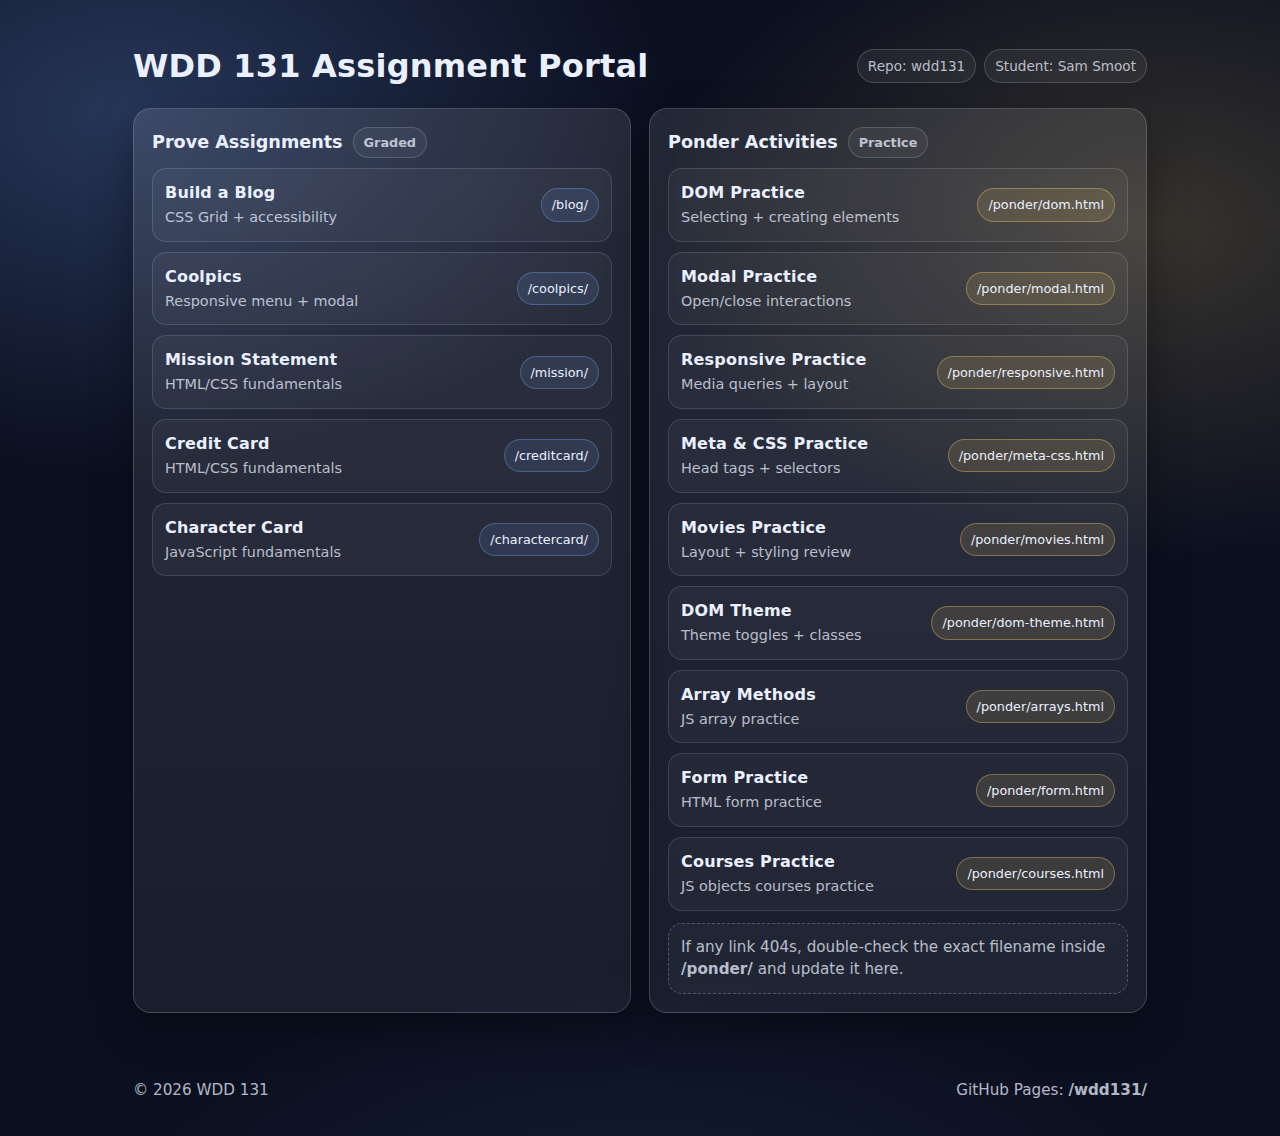
<file: index.html>
<!DOCTYPE html>
<html lang="en">

<head>
    <meta charset="UTF-8" />
    <meta name="viewport" content="width=device-width, initial-scale=1" />
    <title>WDD 131 Assignment Portal</title>
    <meta name="description" content="Assignment hub for WDD 131 projects and practice files." />
    <link rel="icon" type="image/svg+xml" href="favicon.svg">

    <style>
        :root {
            --bg: #0b1020;
            --panel: rgba(255, 255, 255, 0.06);
            --panel2: rgba(255, 255, 255, 0.10);
            --text: #eaf0ff;
            --muted: rgba(234, 240, 255, 0.75);
            --border: rgba(234, 240, 255, 0.18);
            --accent: #7aa7ff;
            --accent2: #ffd36b;
            --shadow: 0 16px 40px rgba(0, 0, 0, 0.35);
            --radius: 18px;
        }

        * {
            box-sizing: border-box;
        }

        body {
            margin: 0;
            font-family: system-ui, -apple-system, Segoe UI, Roboto, Arial, sans-serif;
            line-height: 1.5;
            color: var(--text);
            background:
                radial-gradient(900px 600px at 10% 10%, rgba(122, 167, 255, 0.25), transparent 60%),
                radial-gradient(900px 600px at 90% 20%, rgba(255, 211, 107, 0.18), transparent 55%),
                radial-gradient(1200px 800px at 50% 120%, rgba(122, 167, 255, 0.12), transparent 50%),
                var(--bg);
            min-height: 100vh;
        }

        a {
            color: inherit;
        }

        .skip-link {
            position: absolute;
            left: -9999px;
            top: 10px;
            padding: 10px 12px;
            background: #111;
            color: #fff;
            border-radius: 10px;
            z-index: 1000;
        }

        .skip-link:focus {
            left: 12px;
        }

        header {
            max-width: 1050px;
            margin: 0 auto;
            padding: 42px 18px 18px;
            display: grid;
            grid-template-columns: 1fr;
            gap: 14px;
        }

        .topbar {
            display: flex;
            align-items: center;
            justify-content: space-between;
            gap: 12px;
            flex-wrap: wrap;
        }

        h1 {
            margin: 0;
            font-size: clamp(1.6rem, 2.5vw, 2.2rem);
            letter-spacing: 0.2px;
        }

        .subtitle {
            margin: 0;
            color: var(--muted);
            max-width: 70ch;
        }

        .chips {
            display: flex;
            gap: 8px;
            flex-wrap: wrap;
            align-items: center;
        }

        .chip {
            font-size: 0.85rem;
            padding: 6px 10px;
            border-radius: 999px;
            background: var(--panel);
            border: 1px solid var(--border);
            color: var(--muted);
            white-space: nowrap;
        }

        .container {
            max-width: 1050px;
            margin: 0 auto;
            padding: 0 18px 48px;
        }

        .grid {
            display: grid;
            grid-template-columns: 1fr;
            gap: 14px;
        }

        @media (min-width: 860px) {
            .grid {
                grid-template-columns: 1fr 1fr;
                gap: 18px;
            }
        }

        .card {
            background: linear-gradient(180deg, var(--panel2), var(--panel));
            border: 1px solid var(--border);
            border-radius: var(--radius);
            box-shadow: var(--shadow);
            padding: 18px;
            overflow: hidden;
        }

        .card h2 {
            margin: 0 0 10px;
            font-size: 1.1rem;
            display: flex;
            align-items: center;
            gap: 10px;
        }

        .badge {
            display: inline-flex;
            align-items: center;
            gap: 8px;
            font-size: 0.8rem;
            padding: 5px 10px;
            border-radius: 999px;
            border: 1px solid var(--border);
            background: rgba(255, 255, 255, 0.05);
            color: var(--muted);
        }

        ul {
            list-style: none;
            padding: 0;
            margin: 0;
            display: grid;
            gap: 10px;
        }

        .link {
            display: flex;
            align-items: center;
            justify-content: space-between;
            gap: 12px;
            padding: 12px 12px;
            border-radius: 14px;
            border: 1px solid rgba(234, 240, 255, 0.14);
            background: rgba(255, 255, 255, 0.04);
            text-decoration: none;
            transition: transform 120ms ease, background 120ms ease, border-color 120ms ease;
        }

        .link:hover {
            transform: translateY(-1px);
            background: rgba(255, 255, 255, 0.06);
            border-color: rgba(234, 240, 255, 0.22);
        }

        .link:focus-visible {
            outline: 3px solid rgba(122, 167, 255, 0.85);
            outline-offset: 3px;
        }

        .left {
            display: grid;
            gap: 2px;
        }

        .title {
            font-weight: 650;
            letter-spacing: 0.2px;
        }

        .meta {
            font-size: 0.9rem;
            color: var(--muted);
        }

        .pill {
            font-size: 0.8rem;
            padding: 6px 10px;
            border-radius: 999px;
            background: rgba(122, 167, 255, 0.12);
            border: 1px solid rgba(122, 167, 255, 0.35);
            color: var(--text);
            white-space: nowrap;
        }

        .pill.warn {
            background: rgba(255, 211, 107, 0.12);
            border-color: rgba(255, 211, 107, 0.35);
        }

        .tip {
            margin-top: 12px;
            padding: 12px;
            border-radius: 14px;
            border: 1px dashed rgba(234, 240, 255, 0.25);
            color: var(--muted);
            background: rgba(255, 255, 255, 0.03);
            font-size: 0.95rem;
        }

        footer {
            max-width: 1050px;
            margin: 0 auto;
            padding: 18px 18px 34px;
            color: var(--muted);
            display: flex;
            justify-content: space-between;
            align-items: center;
            gap: 12px;
            flex-wrap: wrap;
        }

        .small {
            font-size: 0.95rem;
        }
    </style>
</head>

<body>
    <a class="skip-link" href="#main">Skip to main content</a>

    <header>
        <div class="topbar">
            <h1>WDD 131 Assignment Portal</h1>
            <div class="chips" aria-label="Quick info">
                <span class="chip">Repo: wdd131</span>
                <span class="chip">Student: Sam Smoot</span>
            </div>
        </div>

    </header>

    <main id="main" class="container">
        <div class="grid">
            <section class="card" aria-label="Prove assignments">
                <h2>
                    Prove Assignments
                    <span class="badge">Graded</span>
                </h2>

                <ul>
                    <li>
                        <a class="link" href="blog/">
                            <span class="left">
                                <span class="title">Build a Blog</span>
                                <span class="meta">CSS Grid + accessibility</span>
                            </span>
                            <span class="pill">/blog/</span>
                        </a>
                    </li>

                    <li>
                        <a class="link" href="coolpics/">
                            <span class="left">
                                <span class="title">Coolpics</span>
                                <span class="meta">Responsive menu + modal</span>
                            </span>
                            <span class="pill">/coolpics/</span>
                        </a>
                    </li>

                    <li>
                        <a class="link" href="mission/">
                            <span class="left">
                                <span class="title">Mission Statement</span>
                                <span class="meta">HTML/CSS fundamentals</span>
                            </span>
                            <span class="pill">/mission/</span>
                        </a>
                    </li>
                    <li>
                        <a class="link" href="creditcard/">
                            <span class="left">
                                <span class="title">Credit Card</span>
                                <span class="meta">HTML/CSS fundamentals</span>
                            </span>
                            <span class="pill">/creditcard/</span>
                        </a>
                    </li>
                    <li>
                        <a class="link" href="charactercard/">
                            <span class="left">
                                <span class="title">Character Card</span>
                                <span class="meta">JavaScript fundamentals</span>
                            </span>
                            <span class="pill">/charactercard/</span>
                        </a>
                    </li>
                </ul>

            </section>

            <section class="card" aria-label="Ponder activities">
                <h2>
                    Ponder Activities
                    <span class="badge">Practice</span>
                </h2>

                <ul>
                    <li>
                        <a class="link" href="ponder/dom.html">
                            <span class="left">
                                <span class="title">DOM Practice</span>
                                <span class="meta">Selecting + creating elements</span>
                            </span>
                            <span class="pill warn">/ponder/dom.html</span>
                        </a>
                    </li>

                    <li>
                        <a class="link" href="ponder/modal.html">
                            <span class="left">
                                <span class="title">Modal Practice</span>
                                <span class="meta">Open/close interactions</span>
                            </span>
                            <span class="pill warn">/ponder/modal.html</span>
                        </a>
                    </li>

                    <li>
                        <a class="link" href="ponder/responsive.html">
                            <span class="left">
                                <span class="title">Responsive Practice</span>
                                <span class="meta">Media queries + layout</span>
                            </span>
                            <span class="pill warn">/ponder/responsive.html</span>
                        </a>
                    </li>

                    <li>
                        <a class="link" href="ponder/meta-css.html">
                            <span class="left">
                                <span class="title">Meta &amp; CSS Practice</span>
                                <span class="meta">Head tags + selectors</span>
                            </span>
                            <span class="pill warn">/ponder/meta-css.html</span>
                        </a>
                    </li>

                    <li>
                        <a class="link" href="ponder/movies.html">
                            <span class="left">
                                <span class="title">Movies Practice</span>
                                <span class="meta">Layout + styling review</span>
                            </span>
                            <span class="pill warn">/ponder/movies.html</span>
                        </a>
                    </li>

                    <li>
                        <a class="link" href="ponder/dom-theme.html">
                            <span class="left">
                                <span class="title">DOM Theme</span>
                                <span class="meta">Theme toggles + classes</span>
                            </span>
                            <span class="pill warn">/ponder/dom-theme.html</span>
                        </a>
                    </li>

                    <li>
                        <a class="link" href="ponder/arrays.html">
                            <span class="left">
                                <span class="title">Array Methods</span>
                                <span class="meta">JS array practice</span>
                            </span>
                            <span class="pill warn">/ponder/arrays.html</span>
                        </a>
                    </li>
                    <li>
                        <a class="link" href="ponder/form.html">
                            <span class="left">
                                <span class="title">Form Practice</span>
                                <span class="meta">HTML form practice</span>
                            </span>
                            <span class="pill warn">/ponder/form.html</span>
                        </a>
                    </li>
                    <li>
                        <a class="link" href="ponder/courses.html">
                            <span class="left">
                                <span class="title">Courses Practice</span>
                                <span class="meta">JS objects courses practice</span>
                            </span>
                            <span class="pill warn">/ponder/courses.html</span>
                        </a>
                    </li>
                </ul>

                <div class="tip">
                    If any link 404s, double-check the exact filename inside <strong>/ponder/</strong> and update it
                    here.
                </div>
            </section>
        </div>
    </main>

    <footer>
        <span class="small">© <span id="year"></span> WDD 131</span>
        <span class="small">GitHub Pages: <strong>/wdd131/</strong></span>
    </footer>

    <script>
        document.getElementById("year").textContent = new Date().getFullYear();
    </script>
</body>

</html>
</file>
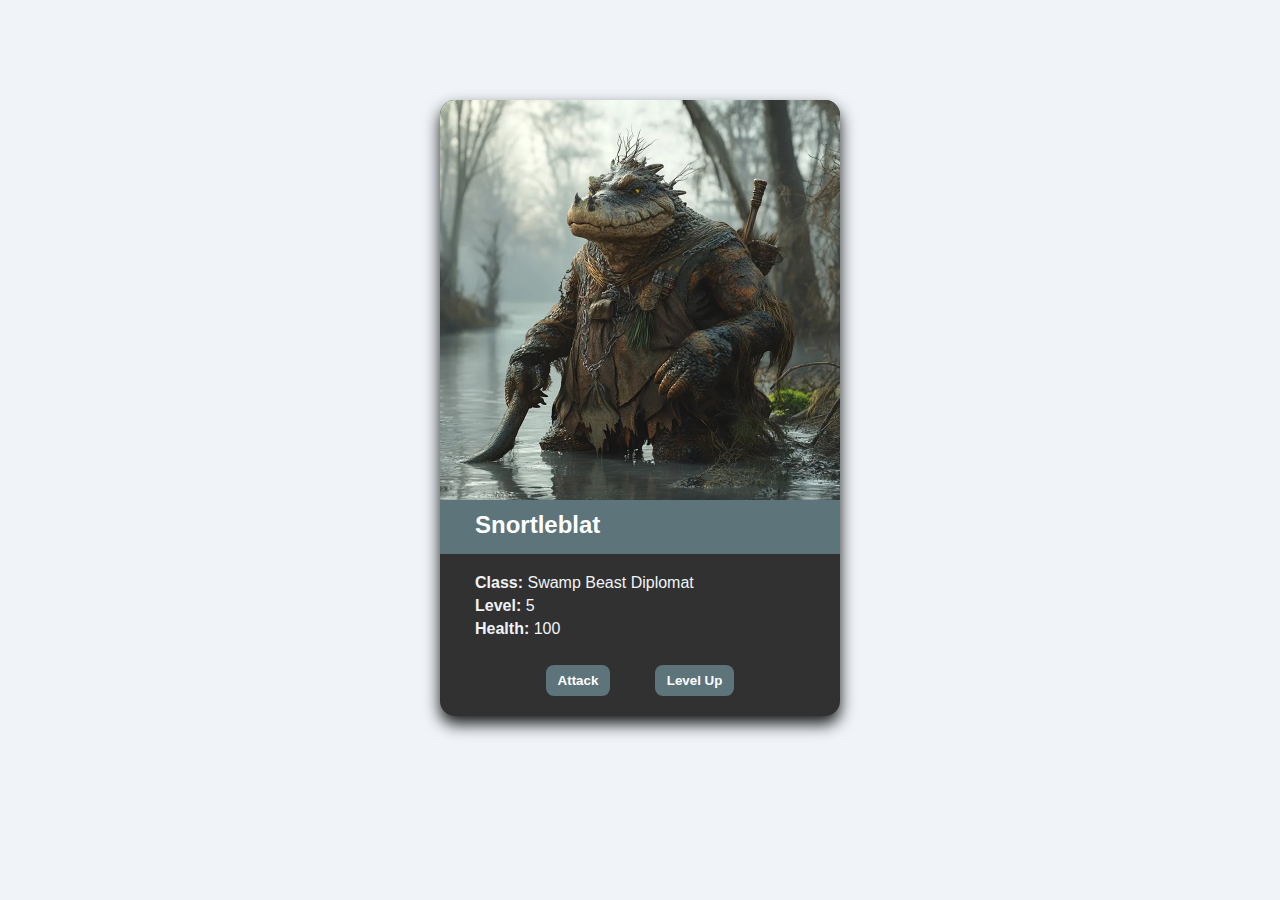
<file: charactercard/index.html>
<!DOCTYPE html>
<html lang="en">

<head>
    <meta charset="UTF-8" />
    <meta name="viewport" content="width=device-width, initial-scale=1" />
    <title>Character Card - Snortleblat</title>
    <meta name="description"
        content="A character card built with a JavaScript object, including methods to attack and level up." />

    <meta property="og:type" content="website">
    <meta property="og:title" content="Character Card - Snortleblat">
    <meta property="og:description"
        content="Click Attack to reduce health and Level Up to increase the character's level.">
    <meta property="og:url" content="https://ssmoot813.github.io/wdd131/charactercard/">
    <meta property="og:image" content="https://ssmoot813.github.io/wdd131/charactercard/images/social-preview.png">

    <meta name="twitter:card" content="summary_large_image">
    <meta name="twitter:title" content="Character Card - Snortleblat">
    <meta name="twitter:description"
        content="Click Attack to reduce health and Level Up to increase the character's level.">
    <meta name="twitter:image" content="https://ssmoot813.github.io/wdd131/charactercard/images/social-preview.png">
    
    <link rel="canonical" href="https://ssmoot813.github.io/wdd131/charactercard/">

    <link rel="icon" href="favicon.ico">

    <link rel="apple-touch-icon" href="images/apple-touch-icon.png">

    <link rel="stylesheet" href="styles.css" />
    <script defer src="script.js"></script>
</head>

<body>
    <main>
        <section class="card" aria-label="Character card">
            <img class="image" src="images/snortleblat.webp" alt="Swamp Beast Diplomat standing in a misty swamp" />

            <div class="name" id="charName">Snortleblat</div>

            <div class="stats">
                <p><strong>Class:</strong> <span id="charClass">Swamp Beast Diplomat</span></p>
                <p><strong>Level:</strong> <span id="charLevel">5</span></p>
                <p><strong>Health:</strong> <span id="charHealth">100</span></p>
            </div>

            <div class="buttons">
                <button type="button" id="btnAttack">Attack</button>
                <button type="button" id="btnLevelUp">Level Up</button>
            </div>
        </section>
    </main>
</body>

</html>
</file>
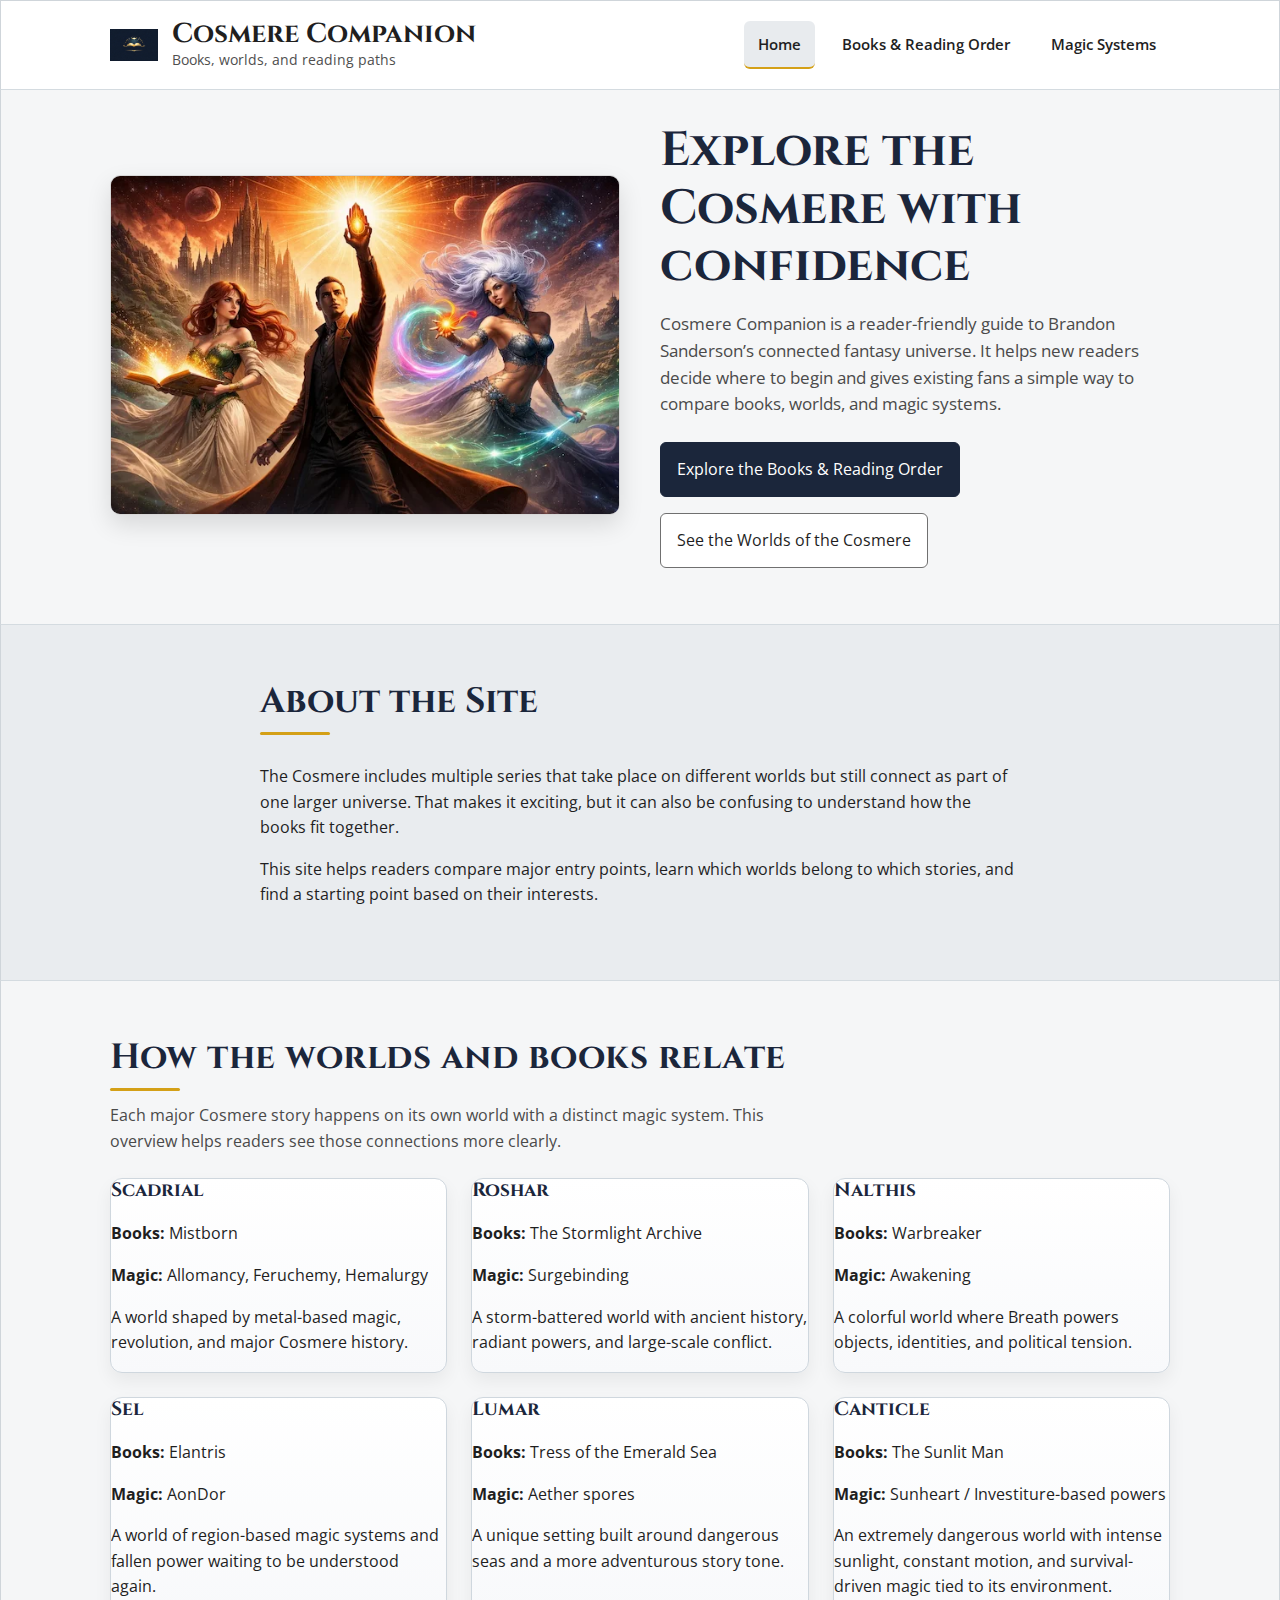
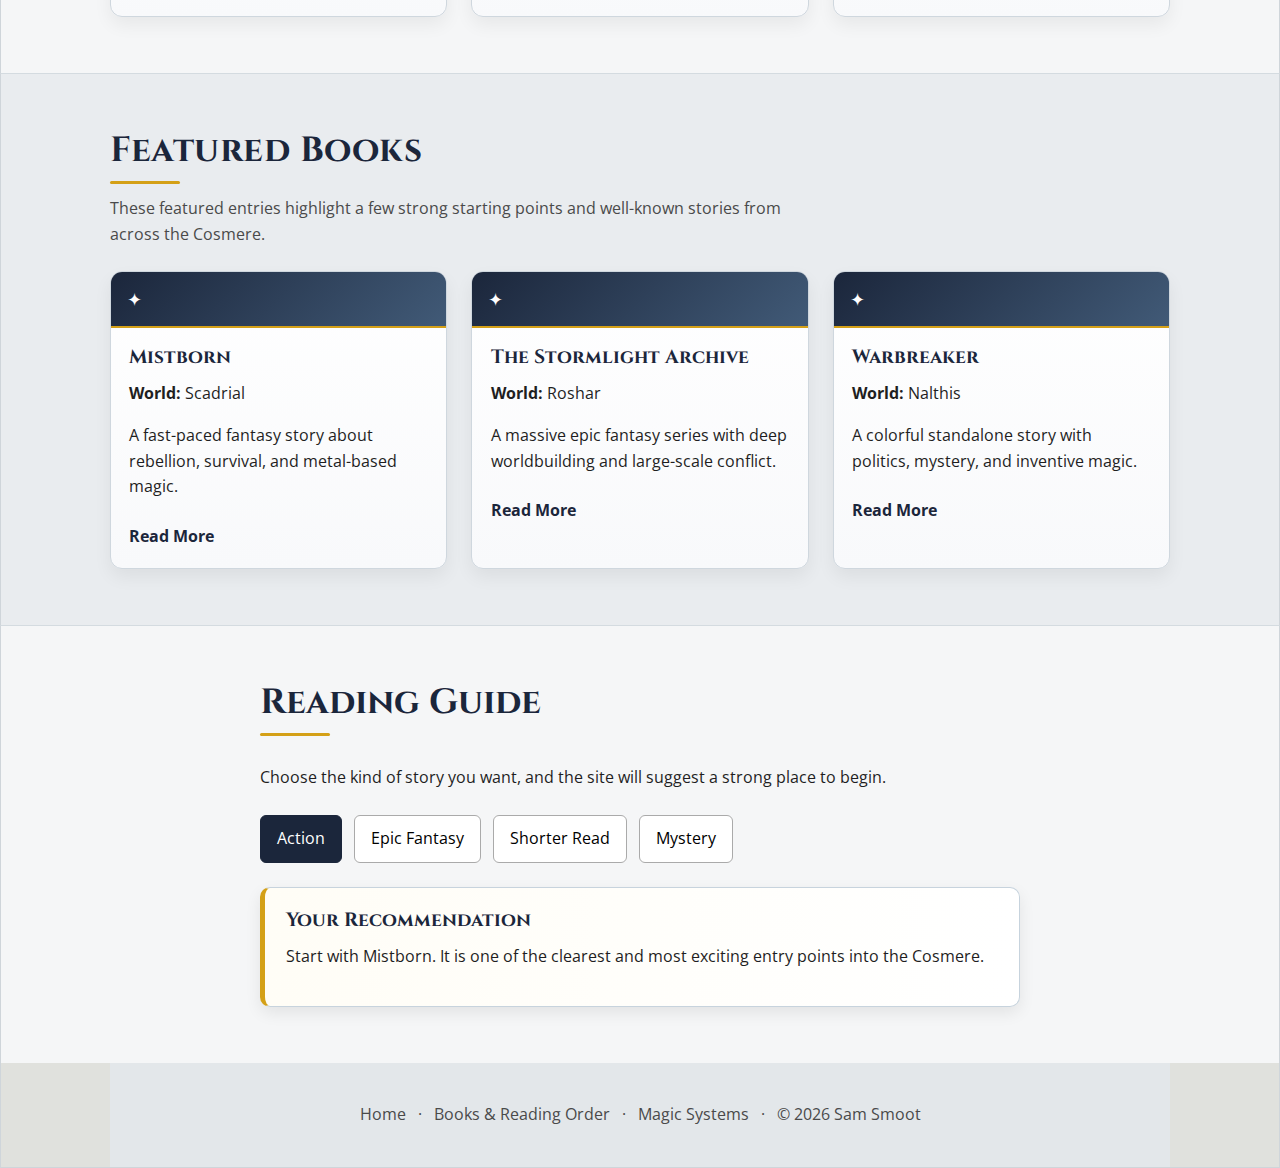
<file: cosmere-companion/index.html>
<!DOCTYPE html>
<html lang="en">

<head>
    <meta charset="UTF-8">
    <meta name="viewport" content="width=device-width, initial-scale=1.0">
    <title>Cosmere Companion | Home</title>
    <meta name="description"
        content="Cosmere Companion helps readers explore Brandon Sanderson's Cosmere through books, worlds, and reading recommendations.">
    <meta name="author" content="Sam Smoot">

    <link rel="icon" type="image/png" sizes="32x32" href="images/favicon-cc.png">
    <link rel="apple-touch-icon" href="images/favicon-cc.png">

    <link rel="stylesheet" href="styles/main.css">

    <link rel="preconnect" href="https://fonts.googleapis.com">
    <link rel="preconnect" href="https://fonts.gstatic.com" crossorigin>
    <link
        href="https://fonts.googleapis.com/css2?family=Cinzel:wght@600;700&family=Open+Sans:wght@400;600;700&display=swap"
        rel="stylesheet">
    <link rel="preload"
        href="https://fonts.googleapis.com/css2?family=Cinzel:wght@600;700&family=Open+Sans:wght@400;600;700&display=swap"
        as="style">

    <script type="module" src="scripts/main.js"></script>
</head>

<body>
    <a class="skip-link" href="#main-content">Skip to main content</a>

    <header class="site-header">
        <div class="container header-inner">

            <a href="index.html" class="site-brand" aria-label="Cosmere Companion home">
                <img src="images/cosmere-companion-logo.webp" alt="Cosmere Companion logo" class="site-logo">

                <div class="brand-text">
                    <span class="site-title">Cosmere Companion</span>
                    <span class="site-tagline">Books, worlds, and reading paths</span>
                </div>
            </a>

            <button class="nav-toggle" id="nav-toggle" aria-expanded="false" aria-controls="site-nav"
                aria-label="Open navigation menu">
                ☰
            </button>

            <nav class="site-nav" id="site-nav" aria-label="Primary navigation">
                <ul>
                    <li><a href="index.html" aria-current="page">Home</a></li>
                    <li><a href="books.html">Books & Reading Order</a></li>
                    <li><a href="magic.html">Magic Systems</a></li>
                </ul>
            </nav>

        </div>
    </header>

    <main id="main-content">

        <section class="hero section-panel">
            <div class="container">

                <div class="hero-image">
                    <img src="images/cosmere-home-hero-large.webp" srcset="
                        images/cosmere-home-hero-small.webp 600w,
                        images/cosmere-home-hero-large.webp 1800w
                      " sizes="(max-width: 600px) 100vw, 600px"
                        alt="A stylized cosmic scene representing the interconnected worlds of the Cosmere" class="hero-img" width="1800"
                        height="1200" fetchpriority="high">
                </div>

                <div class="hero-copy">
                    <h1>Explore the Cosmere with confidence</h1>

                    <p class="hero-intro">
                        Cosmere Companion is a reader-friendly guide to Brandon Sanderson’s connected fantasy universe.
                        It helps new readers decide where to begin and gives existing fans a simple way to compare
                        books, worlds, and magic systems.
                    </p>

                    <div class="hero-actions">
                        <a href="books.html" class="button button-primary">
                            Explore the Books & Reading Order
                        </a>
                        <a href="#worlds-overview" class="button">
                            See the Worlds of the Cosmere
                        </a>
                    </div>
                </div>

            </div>
        </section>

        <section class="about section-panel">
            <div class="container narrow-content">
                <h2>About the Site</h2>
                <p>
                    The Cosmere includes multiple series that take place on different worlds but still connect as part
                    of one larger universe. That makes it exciting, but it can also be confusing to understand how the
                    books fit together.
                </p>
                <p>
                    This site helps readers compare major entry points, learn which worlds belong to which stories, and
                    find a starting point based on their interests.
                </p>
            </div>
        </section>

        <section class="worlds-overview section-panel" id="worlds-overview">
            <div class="container">
                <div class="section-heading">
                    <h2>How the worlds and books relate</h2>
                    <p>
                        Each major Cosmere story happens on its own world with a distinct magic system. This overview
                        helps readers see those connections more clearly.
                    </p>
                </div>

                <div class="worlds-grid" id="worlds-grid" aria-live="polite">
                </div>
            </div>
        </section>

        <section class="featured section-panel">
            <div class="container">
                <div class="section-heading">
                    <h2>Featured Books</h2>
                    <p>
                        These featured entries highlight a few strong starting points and well-known stories from across
                        the
                        Cosmere.
                    </p>
                </div>

                <div class="featured-grid" id="featured-books" aria-live="polite">
                </div>
            </div>
        </section>

        <section class="reading-guide section-panel">
            <div class="container narrow-content">
                <h2>Reading Guide</h2>

                <p>
                    Choose the kind of story you want, and the site will suggest a strong place to begin.
                </p>

                <div class="preference-buttons" role="group" aria-label="Reading guide options">
                    <button class="preference-btn" data-choice="action">Action</button>
                    <button class="preference-btn" data-choice="epic">Epic Fantasy</button>
                    <button class="preference-btn" data-choice="shorter">Shorter Read</button>
                    <button class="preference-btn" data-choice="mystery">Mystery</button>
                </div>

                <div class="recommendation-box" id="recommendation-box" aria-live="polite">
                    <h3>Your Recommendation</h3>
                    <p>Select an option to see a suggested starting point.</p>
                </div>
            </div>
        </section>

    </main>

    <footer class="site-footer">
        <div class="container footer-inner">
            <p><a href="index.html">Home</a></p>
            <span aria-hidden="true">·</span>
            <p><a href="books.html">Books & Reading Order</a></p>
            <span aria-hidden="true">·</span>
            <p><a href="magic.html">Magic Systems</a></p>
            <span aria-hidden="true">·</span>
            <p>&copy; 2026 Sam Smoot</p>
        </div>
    </footer>

</body>

</html>
</file>
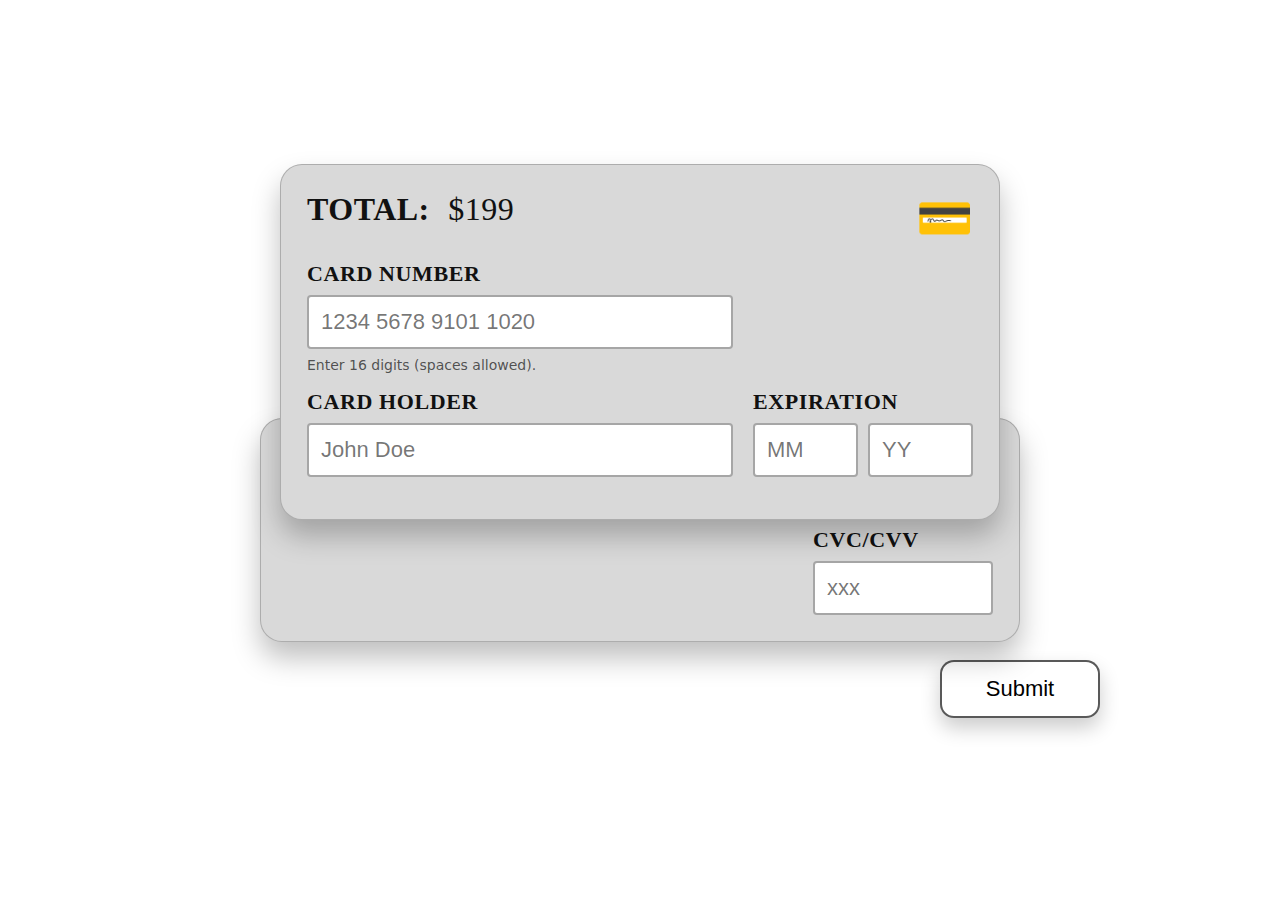
<file: creditcard/index.html>
<!-- /creditcard/index.html -->
<!DOCTYPE html>
<html lang="en">

<head>
    <meta charset="UTF-8" />
    <meta name="viewport" content="width=device-width, initial-scale=1" />
    <title>Credit Card Form</title>
    <meta name="description" content="WDD 131 Credit Card Form - CSS Grid & validation." />

    <!-- Favicon -->
    <link rel="icon" href="favicon.ico">

    <link rel="stylesheet" href="styles.css" />
    <script src="script.js" defer></script>
</head>

<body>
    <main class="wrap">
        <h1 class="sr-only">Credit Card Payment Form</h1>

        <form id="ccForm" class="form-grid" novalidate>
            <!-- Card Front -->
            <section class="card card-front" aria-label="Card front">
                <div class="total" aria-label="Total amount">
                    <span class="label">TOTAL:</span>
                    <span class="amount">$199</span>
                </div>

                <div class="brand" aria-hidden="true">💳</div>

                <div class="field field-number">
                    <label for="cardNumber">CARD NUMBER</label>
                    <input id="cardNumber" name="cardNumber" type="text" inputmode="numeric" autocomplete="cc-number"
                        placeholder="1234 5678 9101 1020" required minlength="16" maxlength="19" pattern="[\d ]{16,19}"
                        aria-describedby="cardNumberHelp" />
                    <small id="cardNumberHelp" class="help">Enter 16 digits (spaces allowed).</small>
                </div>

                <div class="field field-holder">
                    <label for="cardHolder">CARD HOLDER</label>
                    <input id="cardHolder" name="cardHolder" type="text" autocomplete="cc-name" placeholder="John Doe"
                        required minlength="2" />
                </div>

                <div class="field field-exp" id="cardExpiration">
                    <label id="expirationDate" for="month">EXPIRATION</label>

                    <div class="exp-row">
                        <input type="text" id="month" name="expMonth" placeholder="MM" inputmode="numeric" required
                            minlength="2" maxlength="2" pattern="(0[1-9]|1[0-2])" aria-labelledby="expirationDate" />
                        <input type="text" id="year" name="expYear" placeholder="YY" inputmode="numeric" required
                            minlength="2" maxlength="2" pattern="\d{2}" aria-labelledby="expirationDate" />
                    </div>
                </div>

                <p id="frontMessage" class="front-message" aria-live="polite"></p>
            </section>

            <!-- Card Back -->
            <section class="card card-back" aria-label="Card back">
                <div class="magstripe" aria-hidden="true"></div>

                <div class="field field-cvc">
                    <label for="cvc">CVC/CVV</label>
                    <input id="cvc" name="cvc" type="text" inputmode="numeric" autocomplete="cc-csc" placeholder="xxx"
                        required minlength="3" maxlength="3" pattern="\d{3}" />
                </div>
            </section>

            <button type="submit" class="submit">Submit</button>

            <p id="message" class="message" aria-live="polite"></p>
        </form>
    </main>
</body>

</html>
</file>
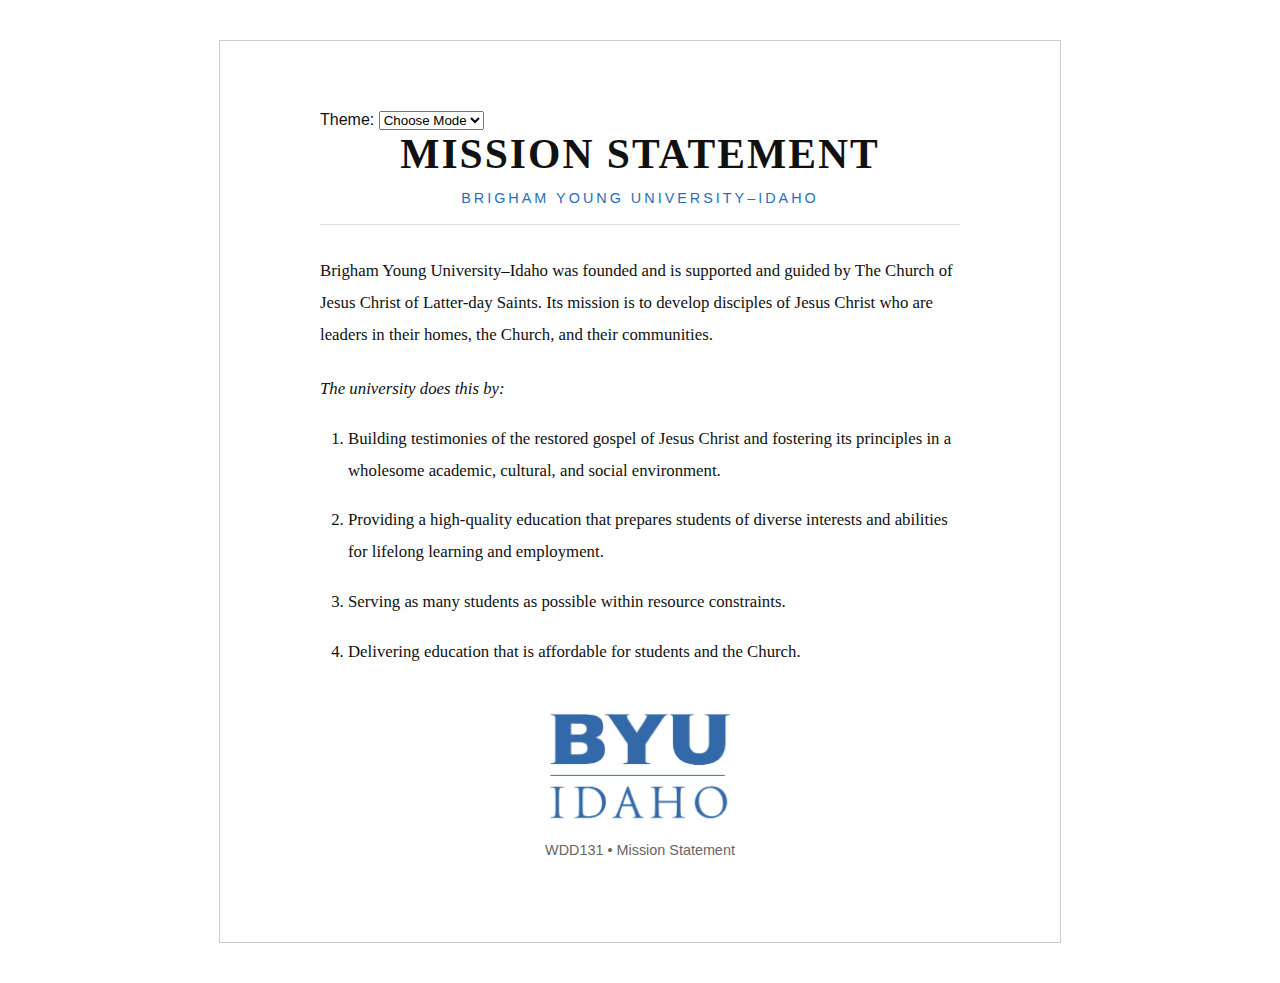
<file: mission/index.html>
<!DOCTYPE html>
<html lang="en">
  <head>
    <meta charset="UTF-8" />
    <meta name="viewport" content="width=device-width, initial-scale=1.0" />
    <meta name="description" content="BYUI Mission Statement - HTML/CSS Review (WDD131)" />
    <meta name="author" content="Sam Smoot" />

    <title>BYU–Idaho Mission Statement</title>

    <link rel="stylesheet" href="styles.css" />
    <script src="mission.js" defer></script>
  </head>
  <body>
    <div class="page">
      <label for="theme">Theme:</label>
      <select id="theme">
        <option value="">Choose Mode</option>
        <option value="dark">Dark</option>
        <option value="light">Light</option>
      </select>

      <header class="header">
        <h1 class="title">Mission Statement</h1>
        <p class="subtitle">Brigham Young University–Idaho</p>
        <hr />
      </header>

      <main class="card">
        <section class="content">
          <p>
              Brigham Young University–Idaho was founded and is supported and guided by
              The Church of Jesus Christ of Latter-day Saints. Its mission is to
              develop disciples of Jesus Christ who are leaders in their homes, the
              Church, and their communities.
          </p>

          <em>The university does this by:</em>

          <ol>
            <li>
                Building testimonies of the restored gospel of Jesus Christ and fostering its
                principles in a wholesome academic, cultural, and social environment.
            </li>
            <li>
                Providing a high-quality education that prepares students of diverse interests
                and abilities for lifelong learning and employment.
            </li>
            <li>
              Serving as many students as possible within resource constraints.
            </li>
            <li>
              Delivering education that is affordable for students and the Church.
            </li>
          </ol>
        </section>
      </main>

      <footer class="footer">
        <img src="images/byui-logo-blue.webp" alt="Brigham Young University–Idaho logo" class="footer-logo" id="logo" />
        <p>WDD131 • Mission Statement</p>
      </footer>
    </div>
  </body>

</html>
</file>
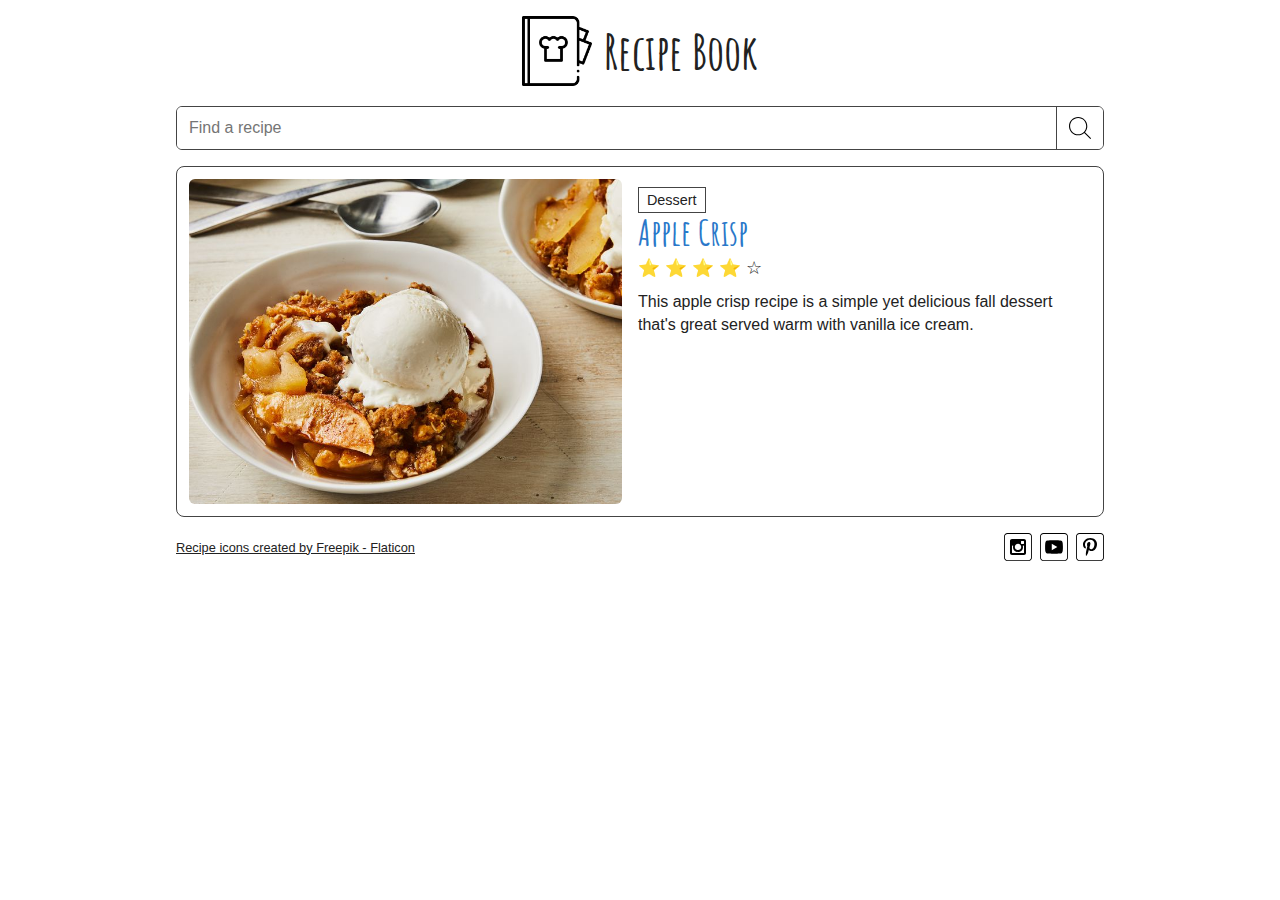
<file: recipes/index.html>
<!DOCTYPE html>
<html lang="en">

<head>
    <meta charset="UTF-8" />
    <meta name="viewport" content="width=device-width, initial-scale=1.0" />
    <title>Recipe Book</title>
    <meta name="description" content="Search and browse simple recipes." />

    <meta property="og:type" content="website">
    <meta property="og:title" content="Recipe Book">
    <meta property="og:description" content="A simple recipe book project for WDD 131.">
    <meta property="og:url" content="https://ssmoot813.github.io/wdd131/recipes/">
    <meta property="og:image" content="images/social-preview.png">

    <meta name="twitter:card" content="summary_large_image">
    <meta name="twitter:title" content="Recipe Book">
    <meta name="twitter:description" content="A simple recipe book project for WDD 131.">
    <meta name="twitter:image" content="images/social-preview.png">

    <link rel="icon" href="favicon.ico">
    <link rel="apple-touch-icon" href="images/apple-touch-icon.png">

    <link rel="preconnect" href="https://fonts.googleapis.com">
    <link rel="preconnect" href="https://fonts.gstatic.com" crossorigin>
    <link href="https://fonts.googleapis.com/css2?family=Amatic+SC:wght@400;700&display=swap" rel="stylesheet">

    <link rel="stylesheet" href="styles.css">
</head>

<body>
    <div class="page">
        <header class="site-header">
            <div class="brand">
                <img src="images/recipe-book.png" alt="Recipe Book logo">
                <h1>Recipe Book</h1>
            </div>
        </header>

        <section class="search-section">
            <form class="search-form" action="#" method="get">
                <input type="search" name="q" placeholder="Find a recipe" aria-label="Find a recipe">
                <button type="submit" aria-label="Search">
                    <img src="images/search.svg" alt="">
                </button>
            </form>
        </section>

        <main>
            <article class="recipe-card">
                <img class="recipe-image" src="images/apple-crisp.jpg" alt="Apple crisp with ice cream">

                <div class="recipe-content">
                    <p class="tag">dessert</p>

                    <h2>Apple Crisp</h2>

                    <span class="rating" role="img" aria-label="Rating: 4 out of 5 stars">
                        <span aria-hidden="true" class="icon-star">⭐</span>
                        <span aria-hidden="true" class="icon-star">⭐</span>
                        <span aria-hidden="true" class="icon-star">⭐</span>
                        <span aria-hidden="true" class="icon-star">⭐</span>
                        <span aria-hidden="true" class="icon-star-empty">☆</span>
                    </span>

                    <p class="description">
                        This apple crisp recipe is a simple yet delicious fall dessert that's
                        great served warm with vanilla ice cream.
                    </p>
                </div>
            </article>
        </main>

        <footer class="site-footer">
            <a href="https://www.flaticon.com/free-icons/recipe" title="recipe icons">
                Recipe icons created by Freepik - Flaticon
            </a>

            <div class="social">
                <!-- Social media icons provided under CC from https://www.iconfinder.com/AlfredoCreates  -->
                <a href="#"><img src="images/instagram_icon.svg" alt="instagram icon"></a>
                <a href="#"><img src="images/youtube_icon.svg" alt="youtube icon"></a>
                <a href="#"><img src="images/pinterest_icon.svg" alt="pinterest icon"></a>
            </div>
        </footer>
    </div>
</body>

</html>
</file>
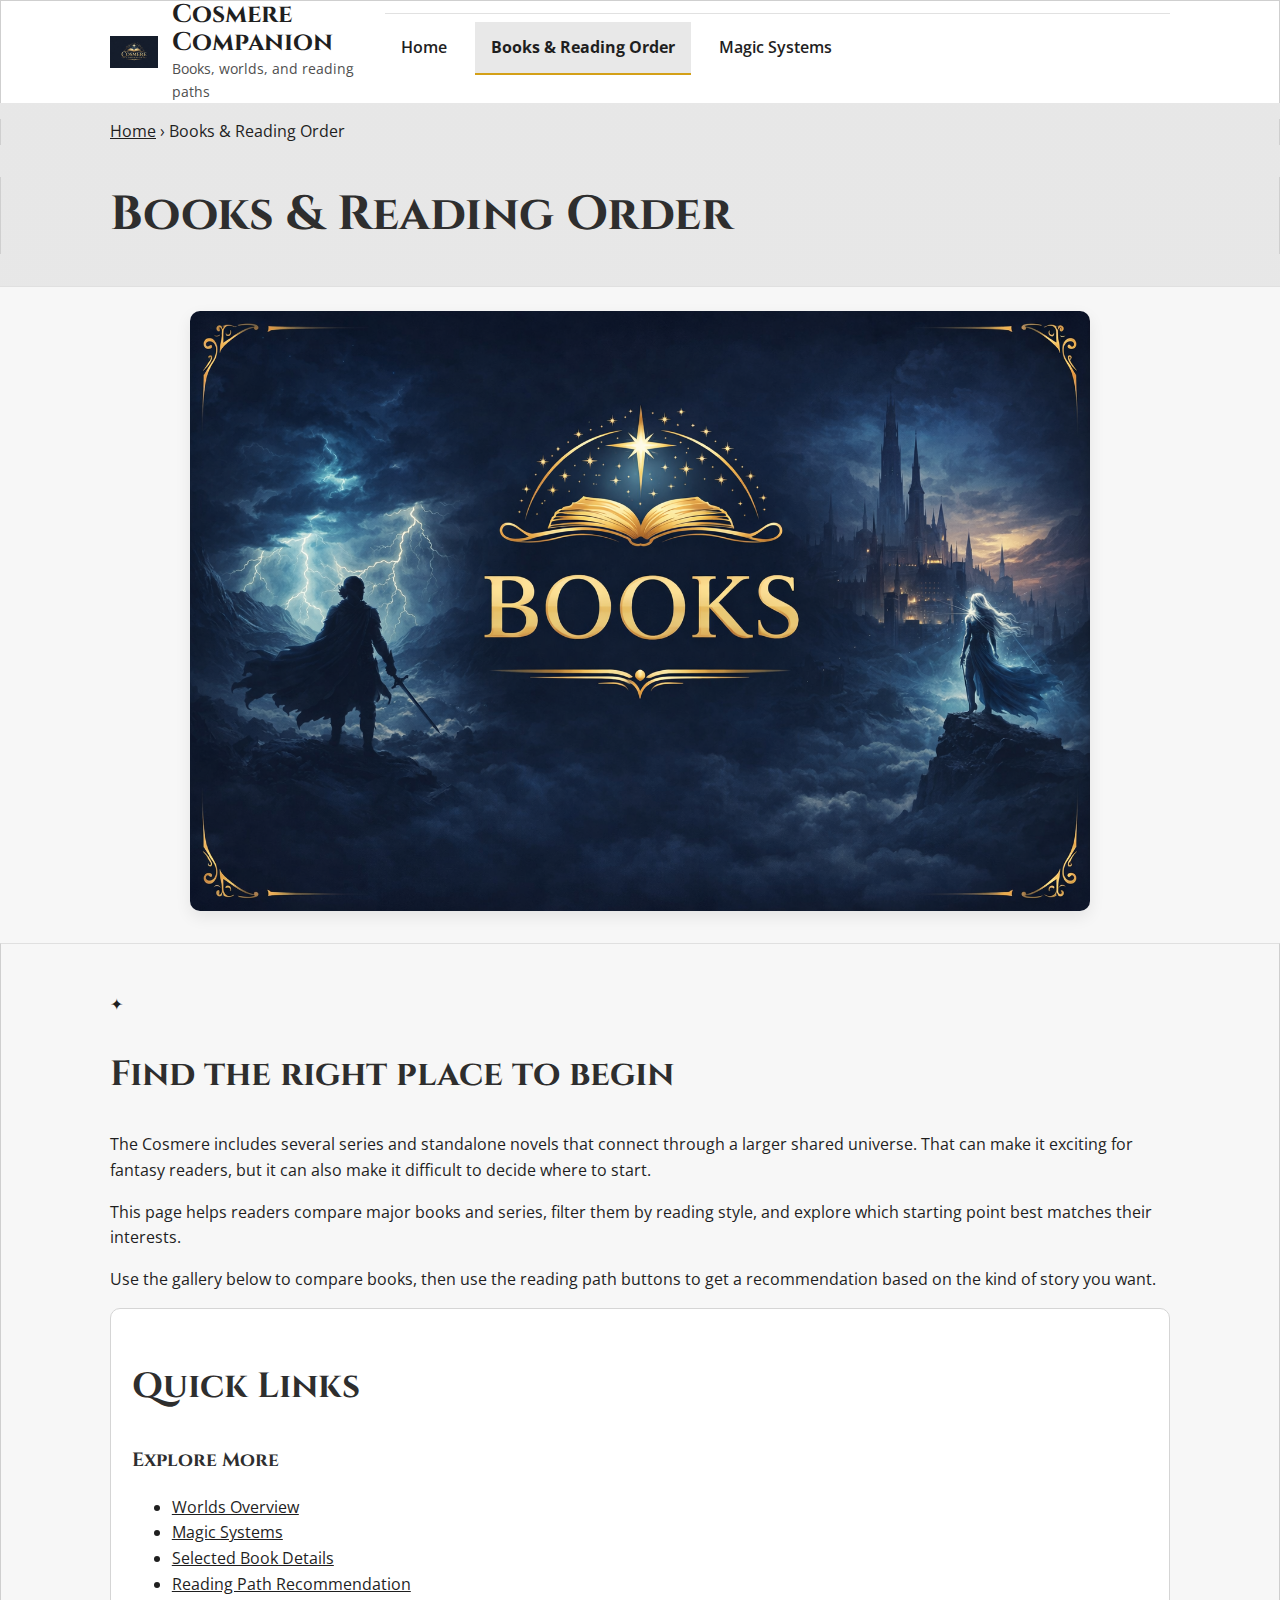
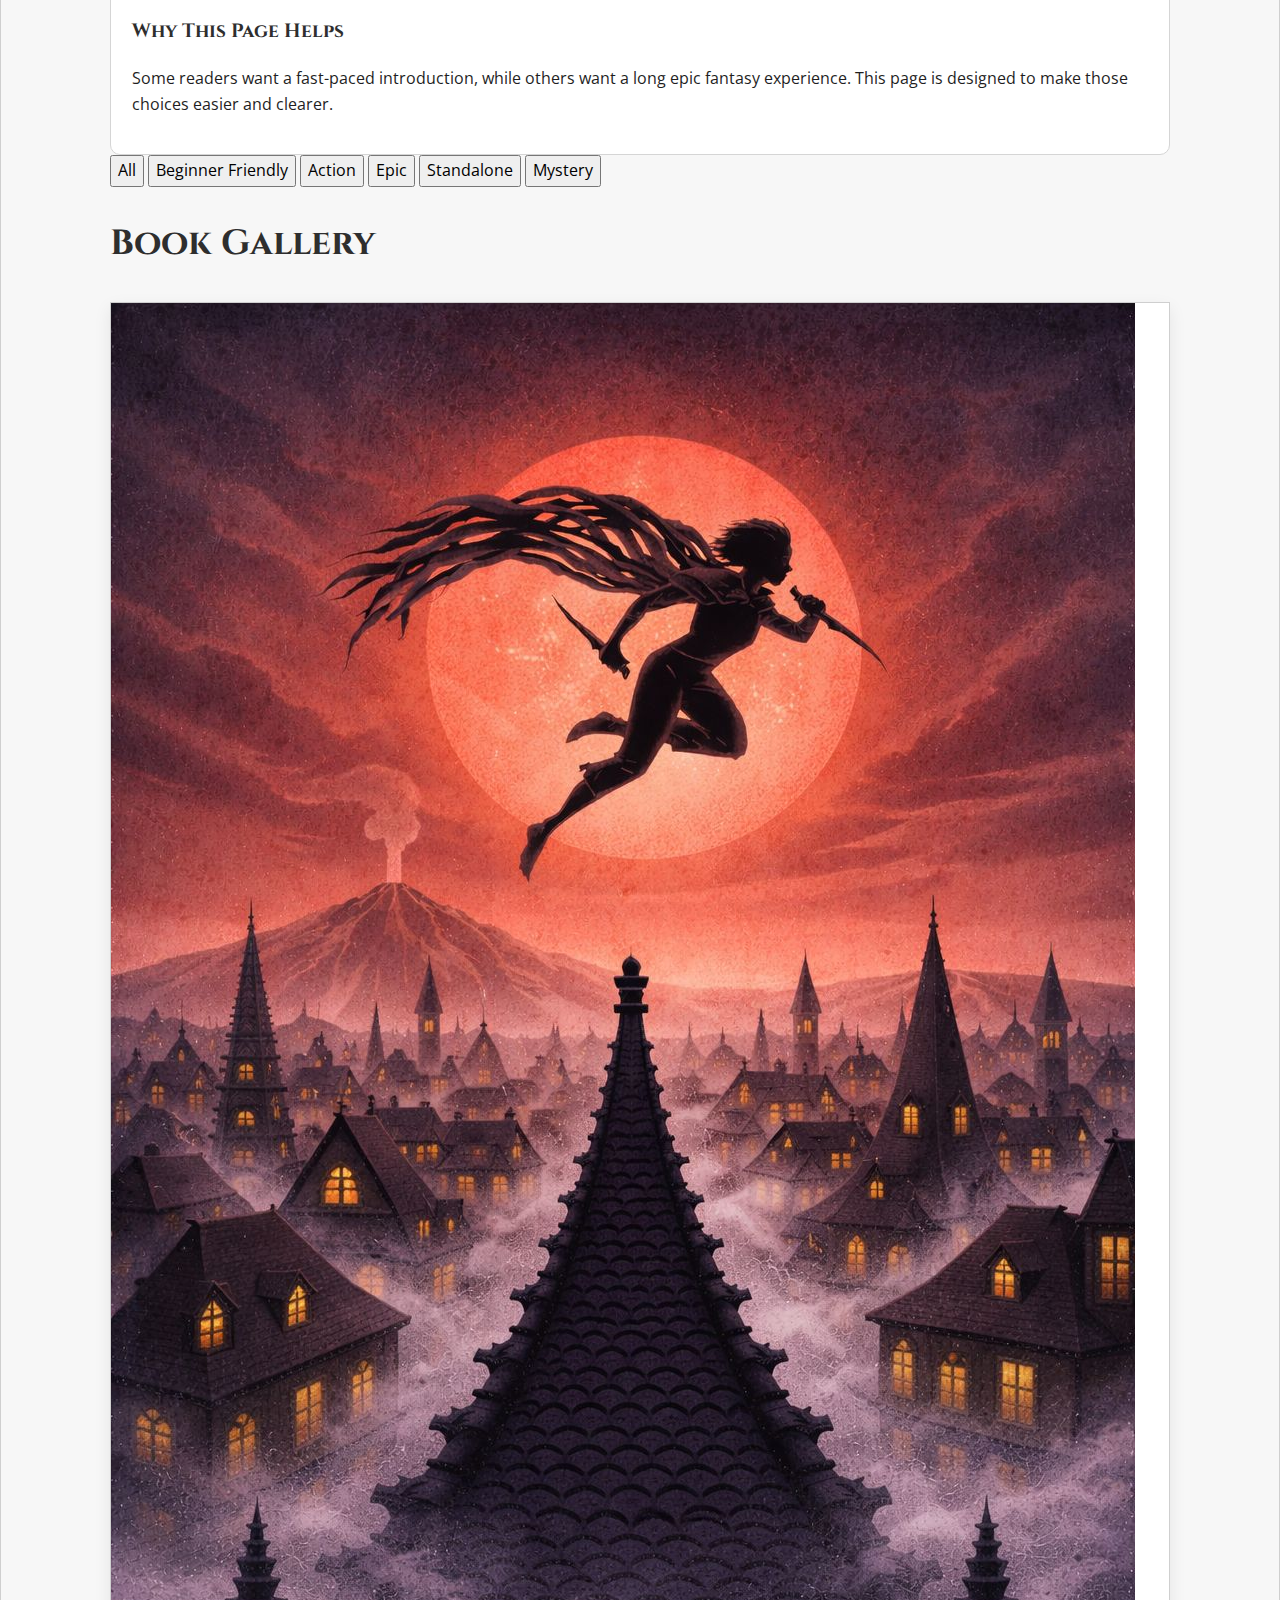
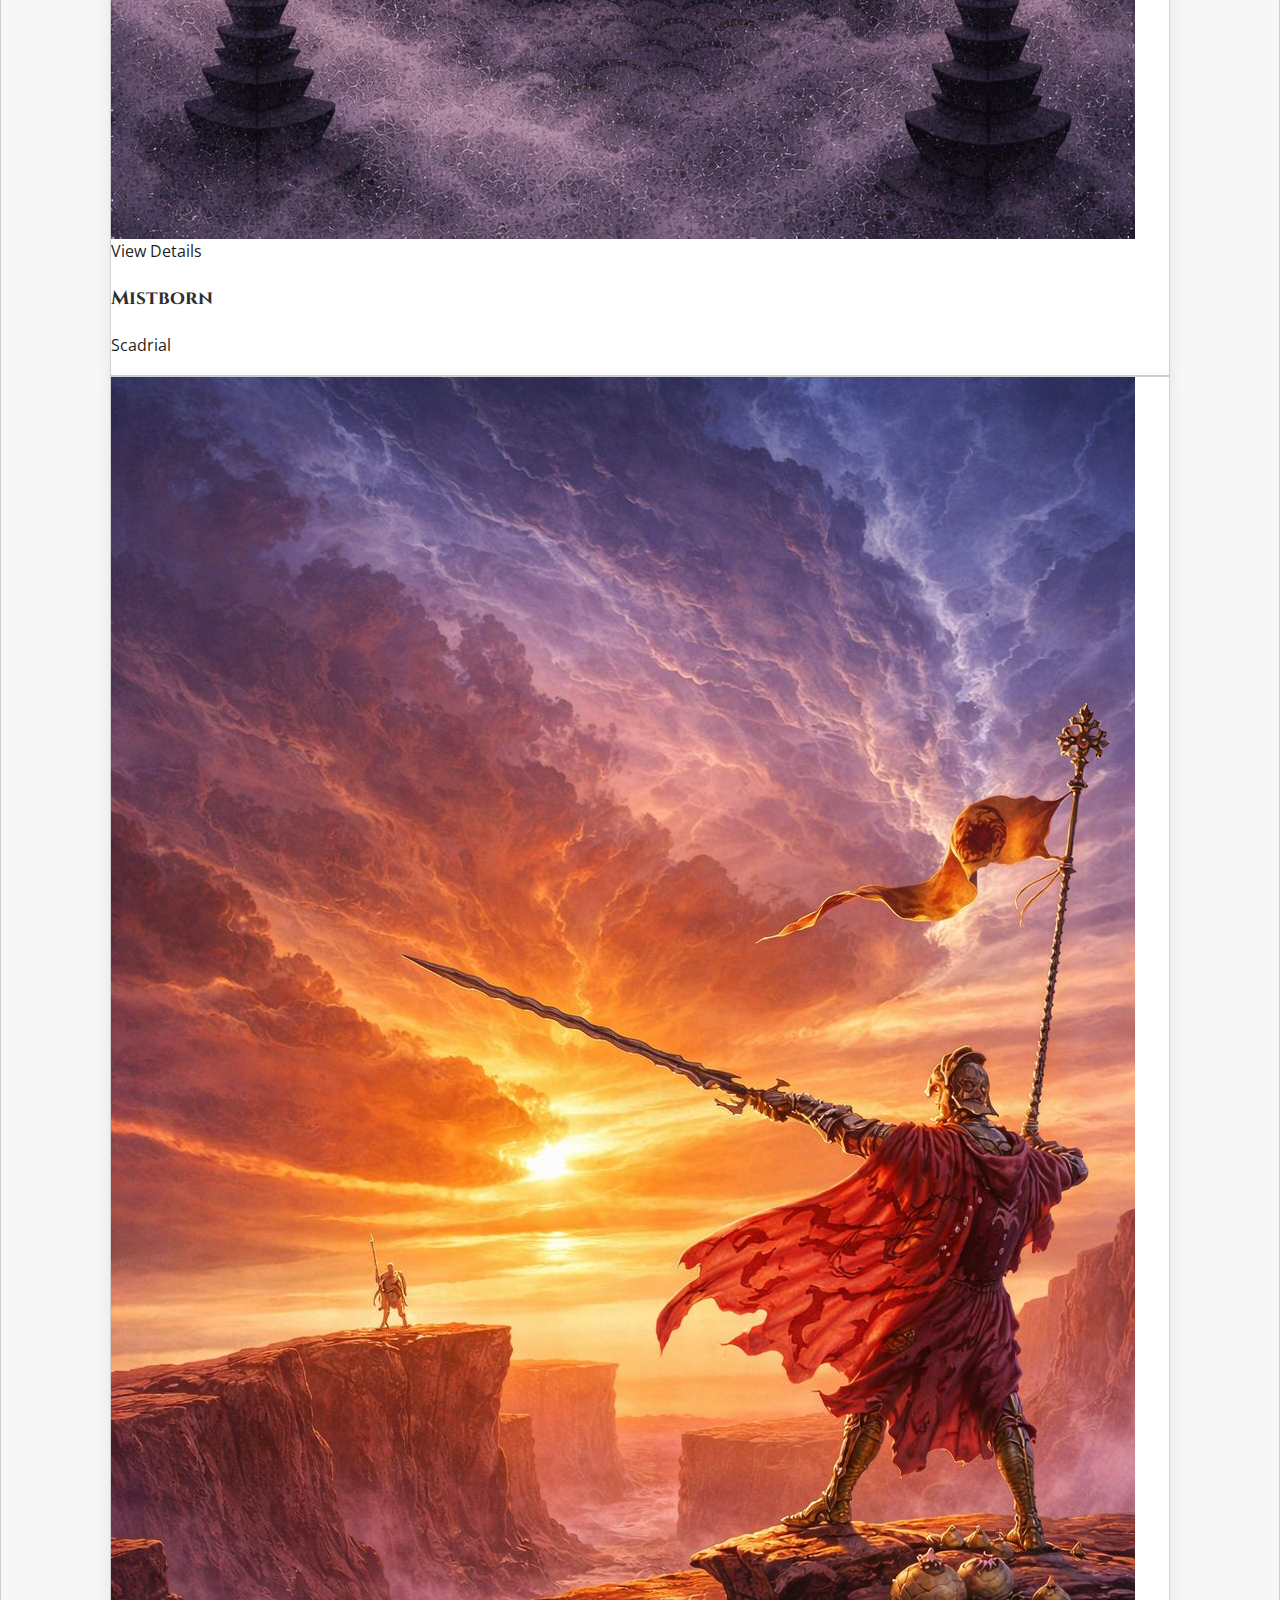
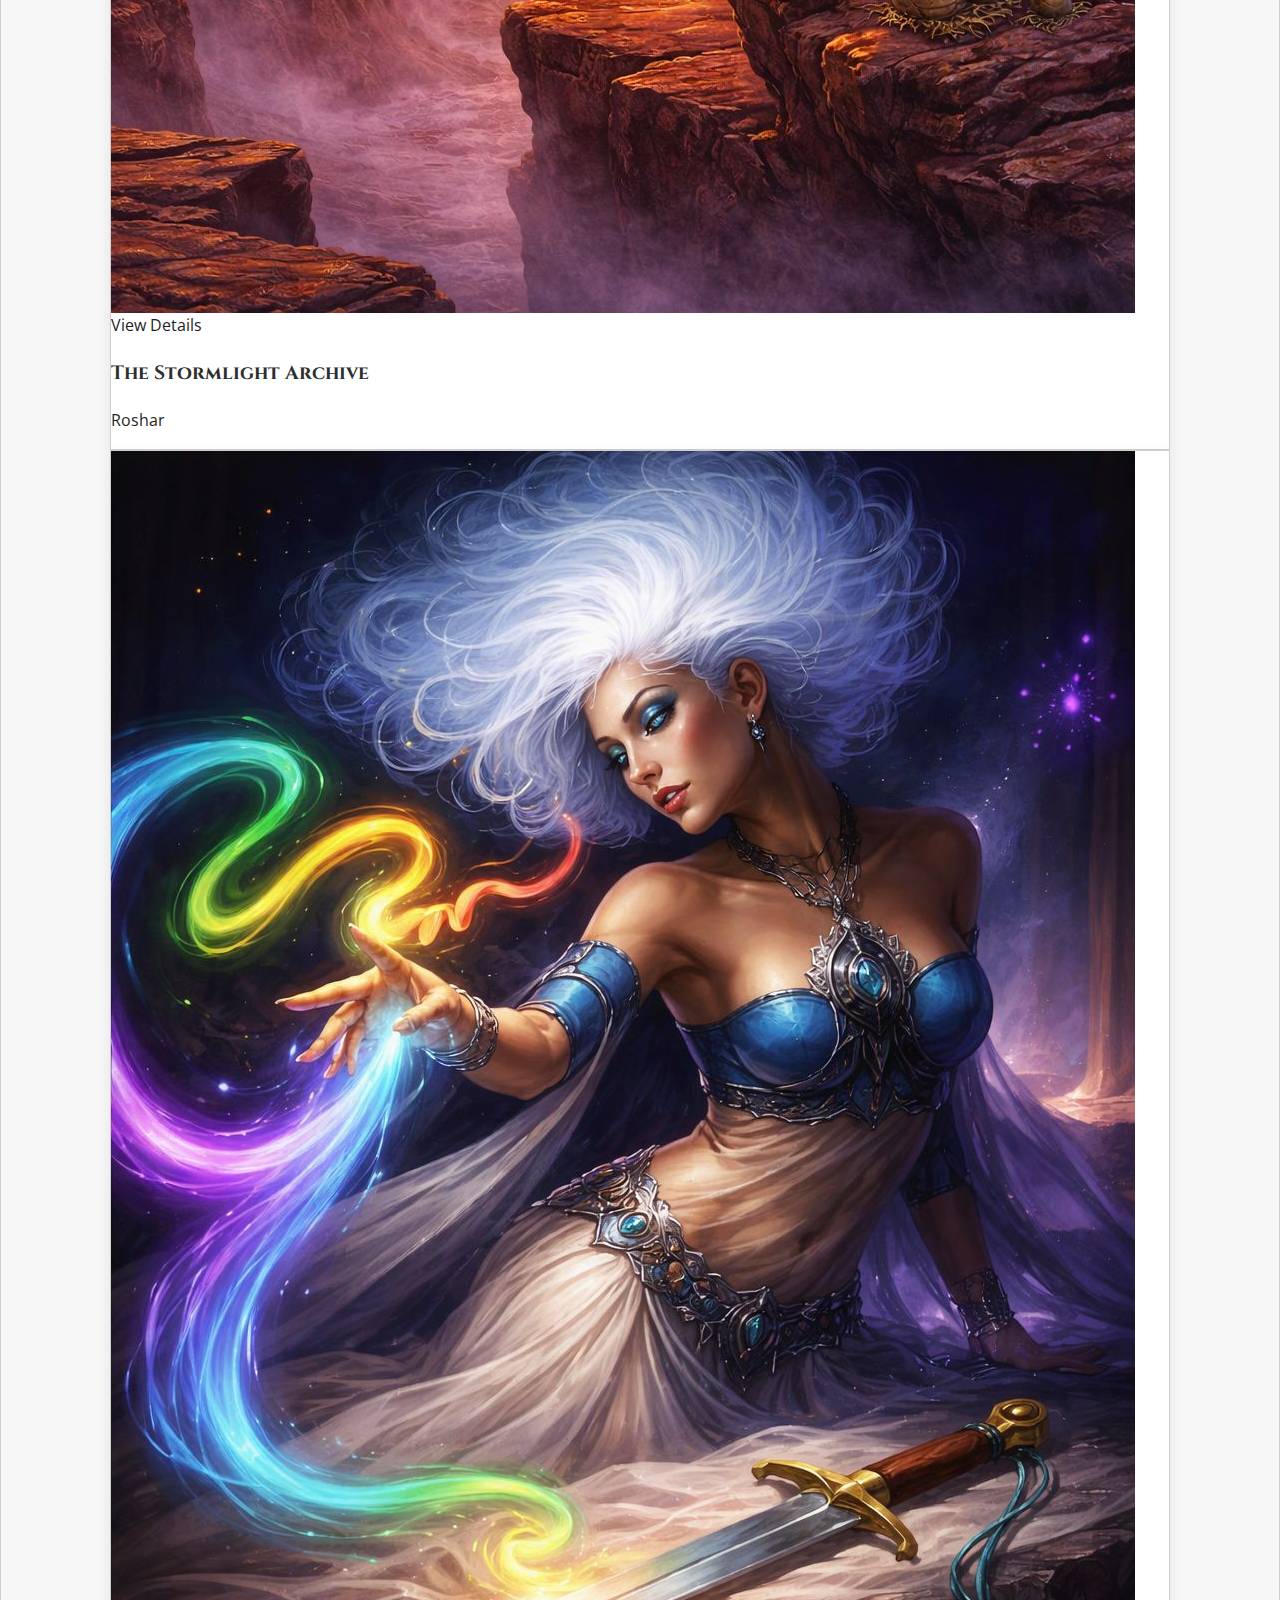
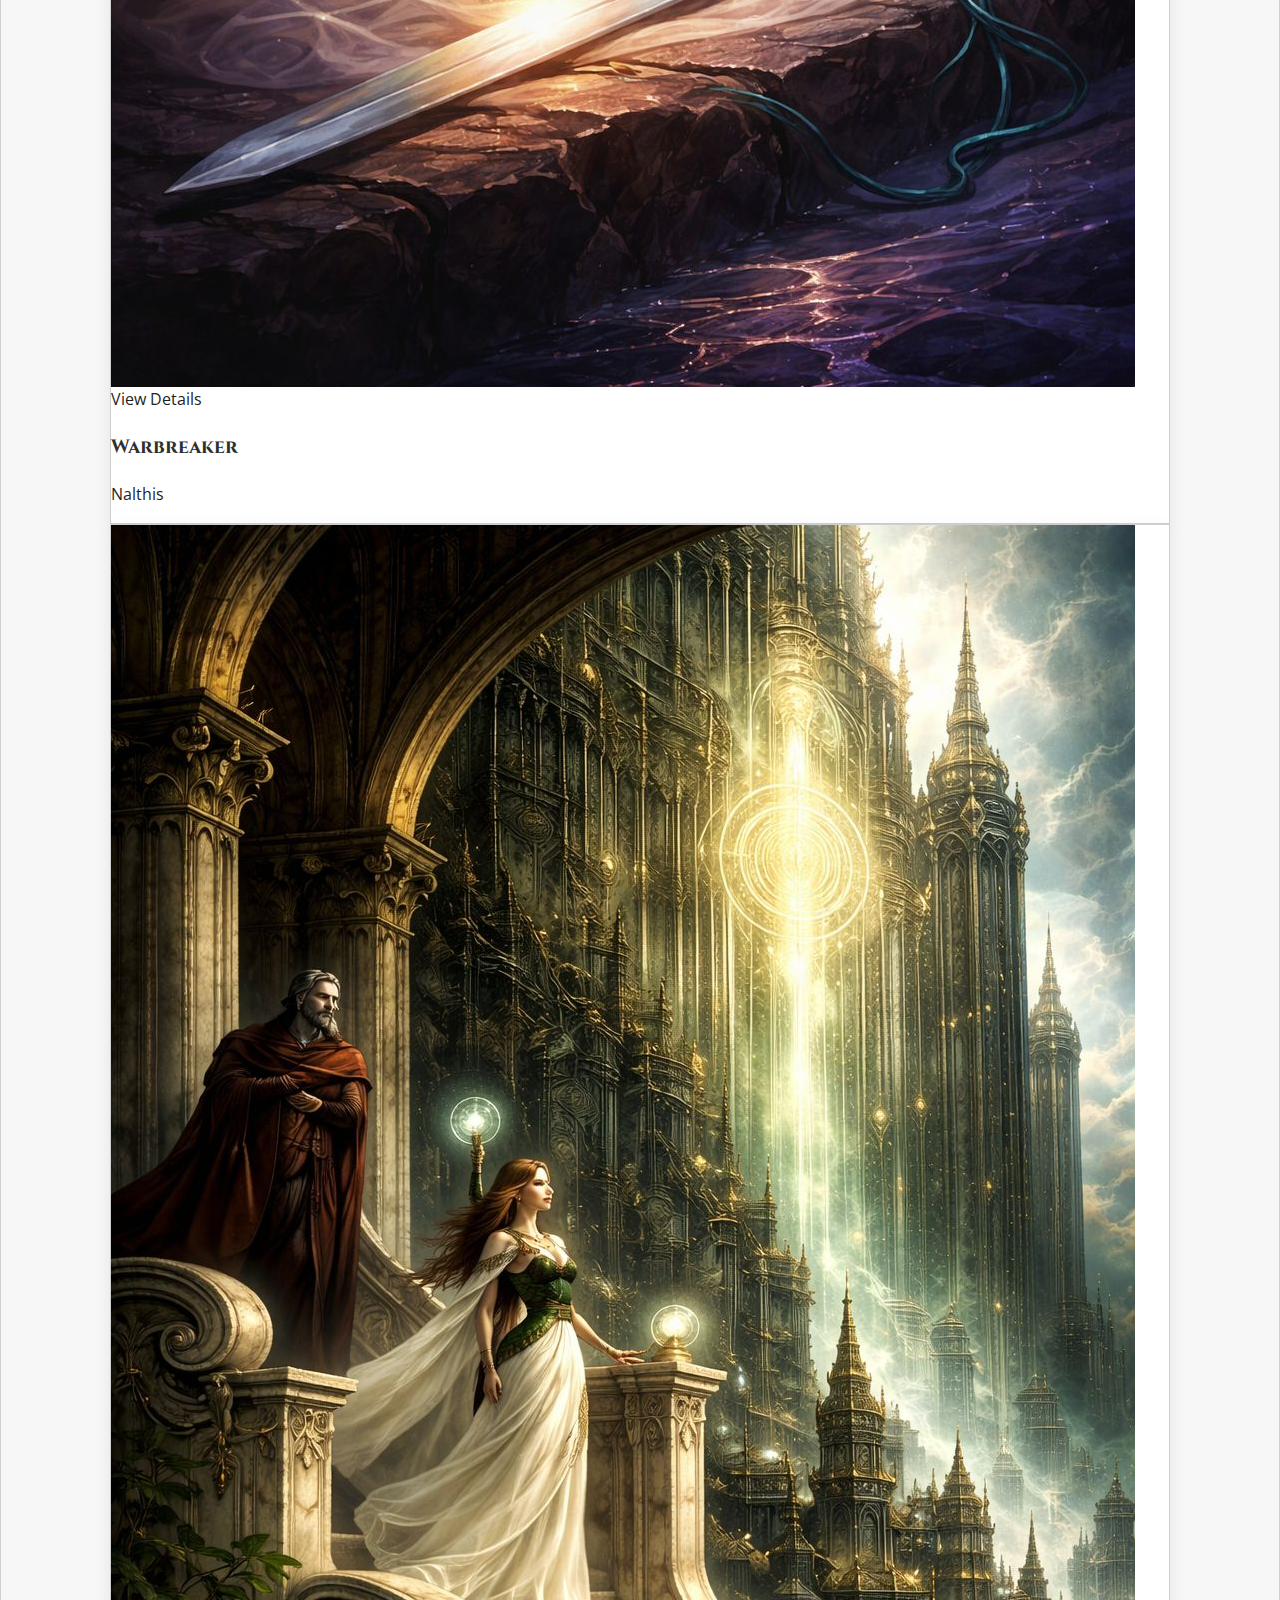
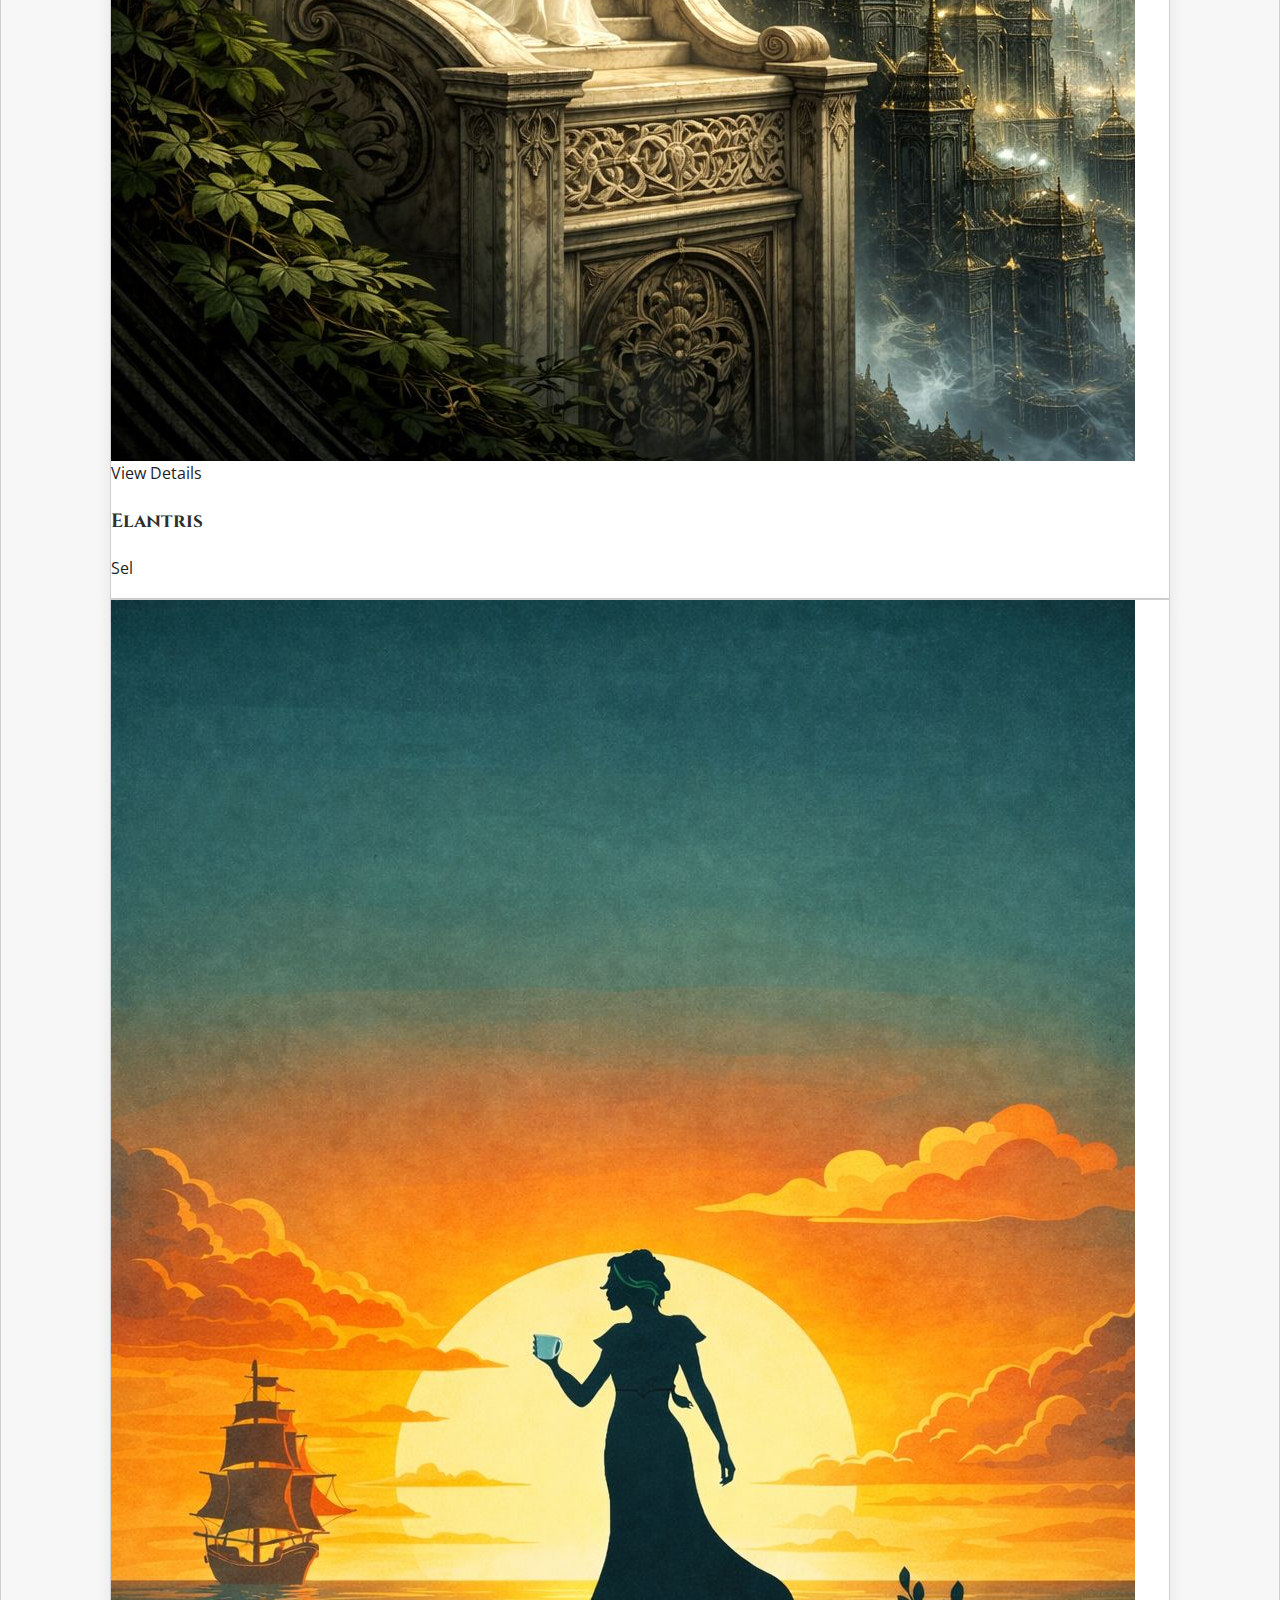
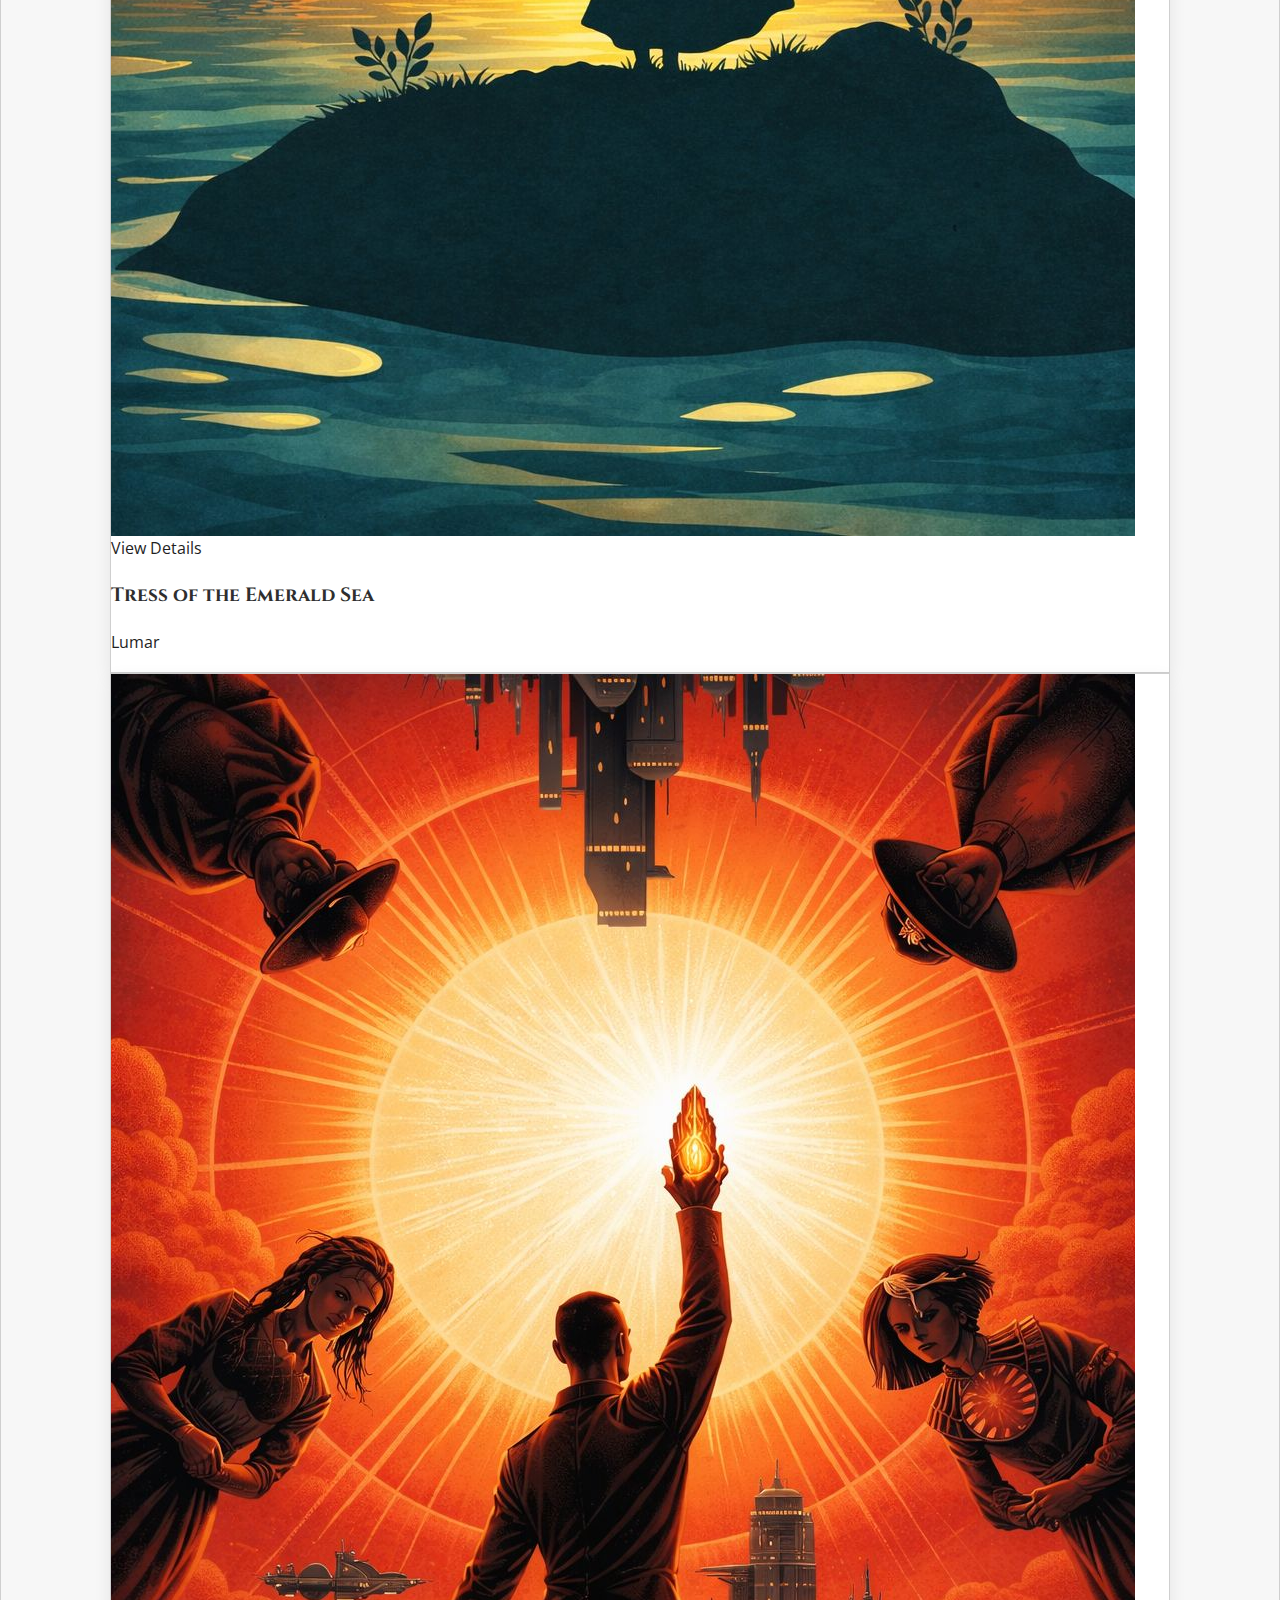
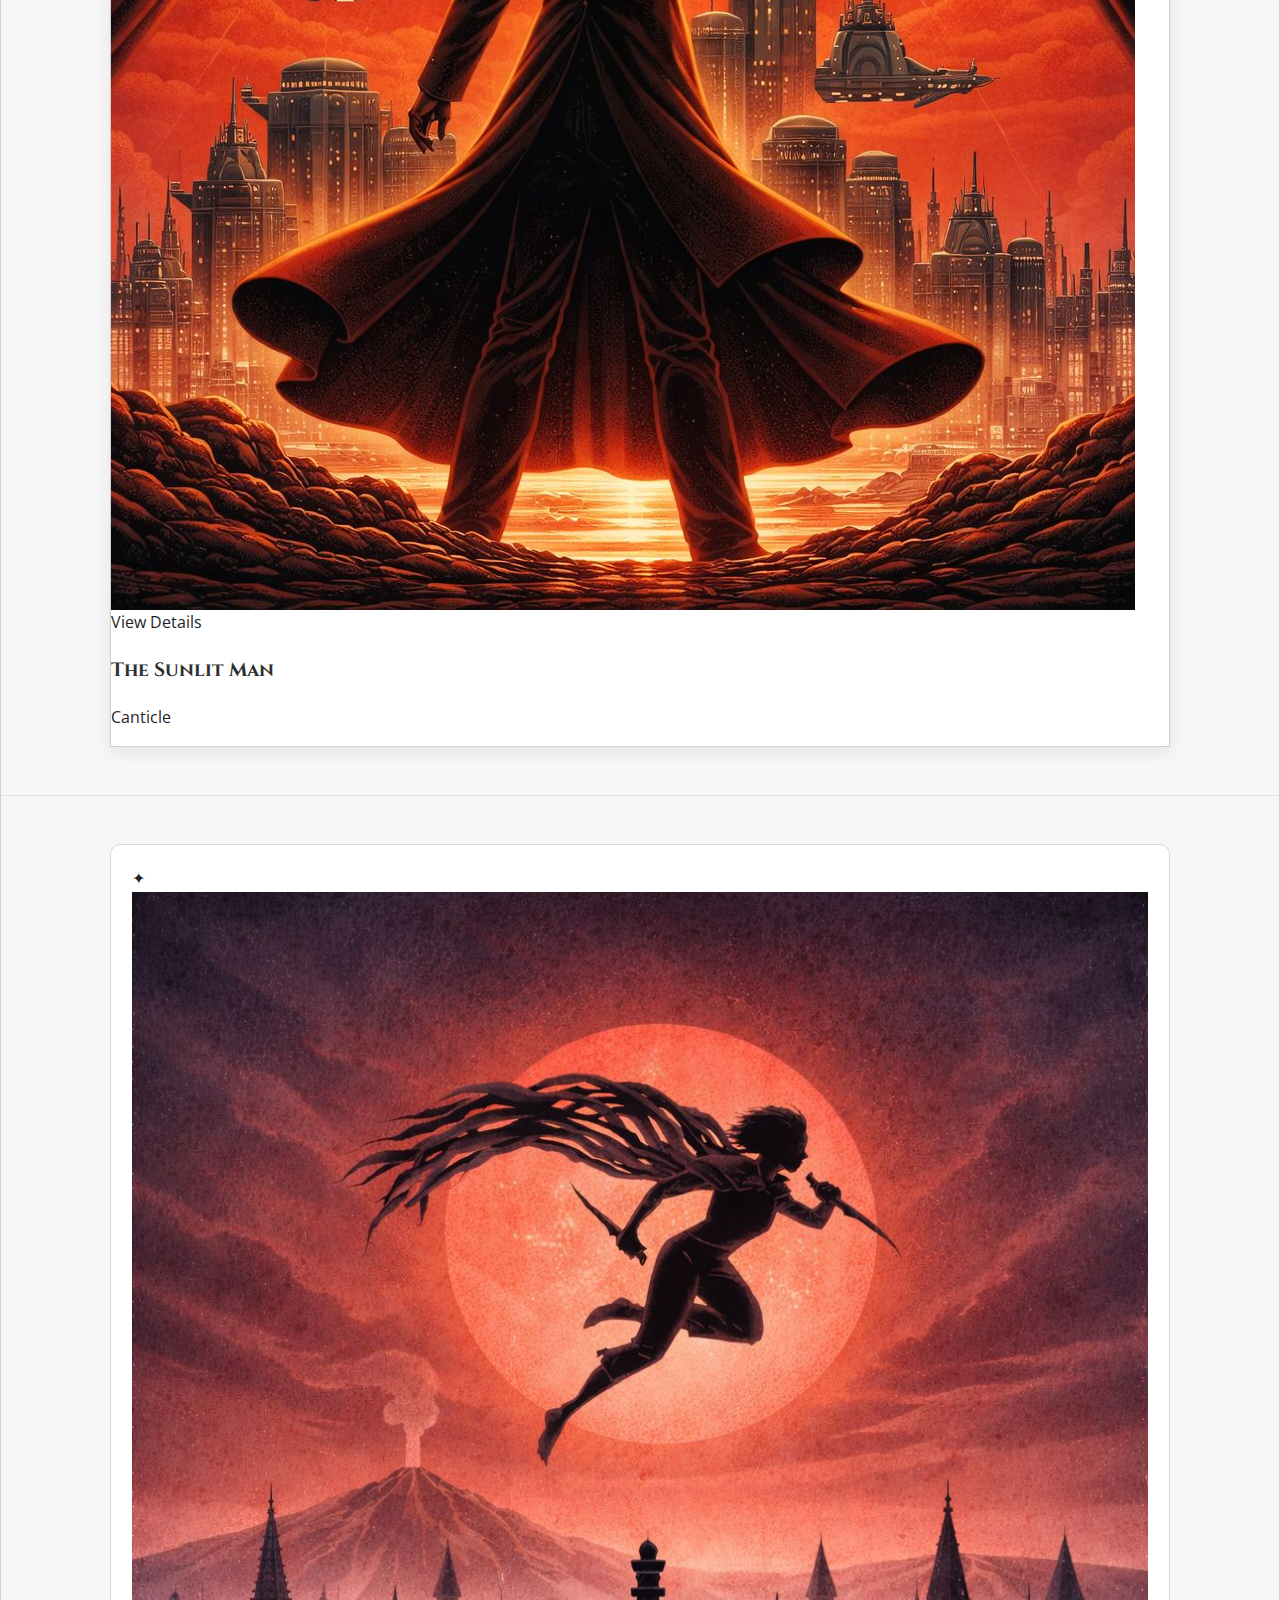
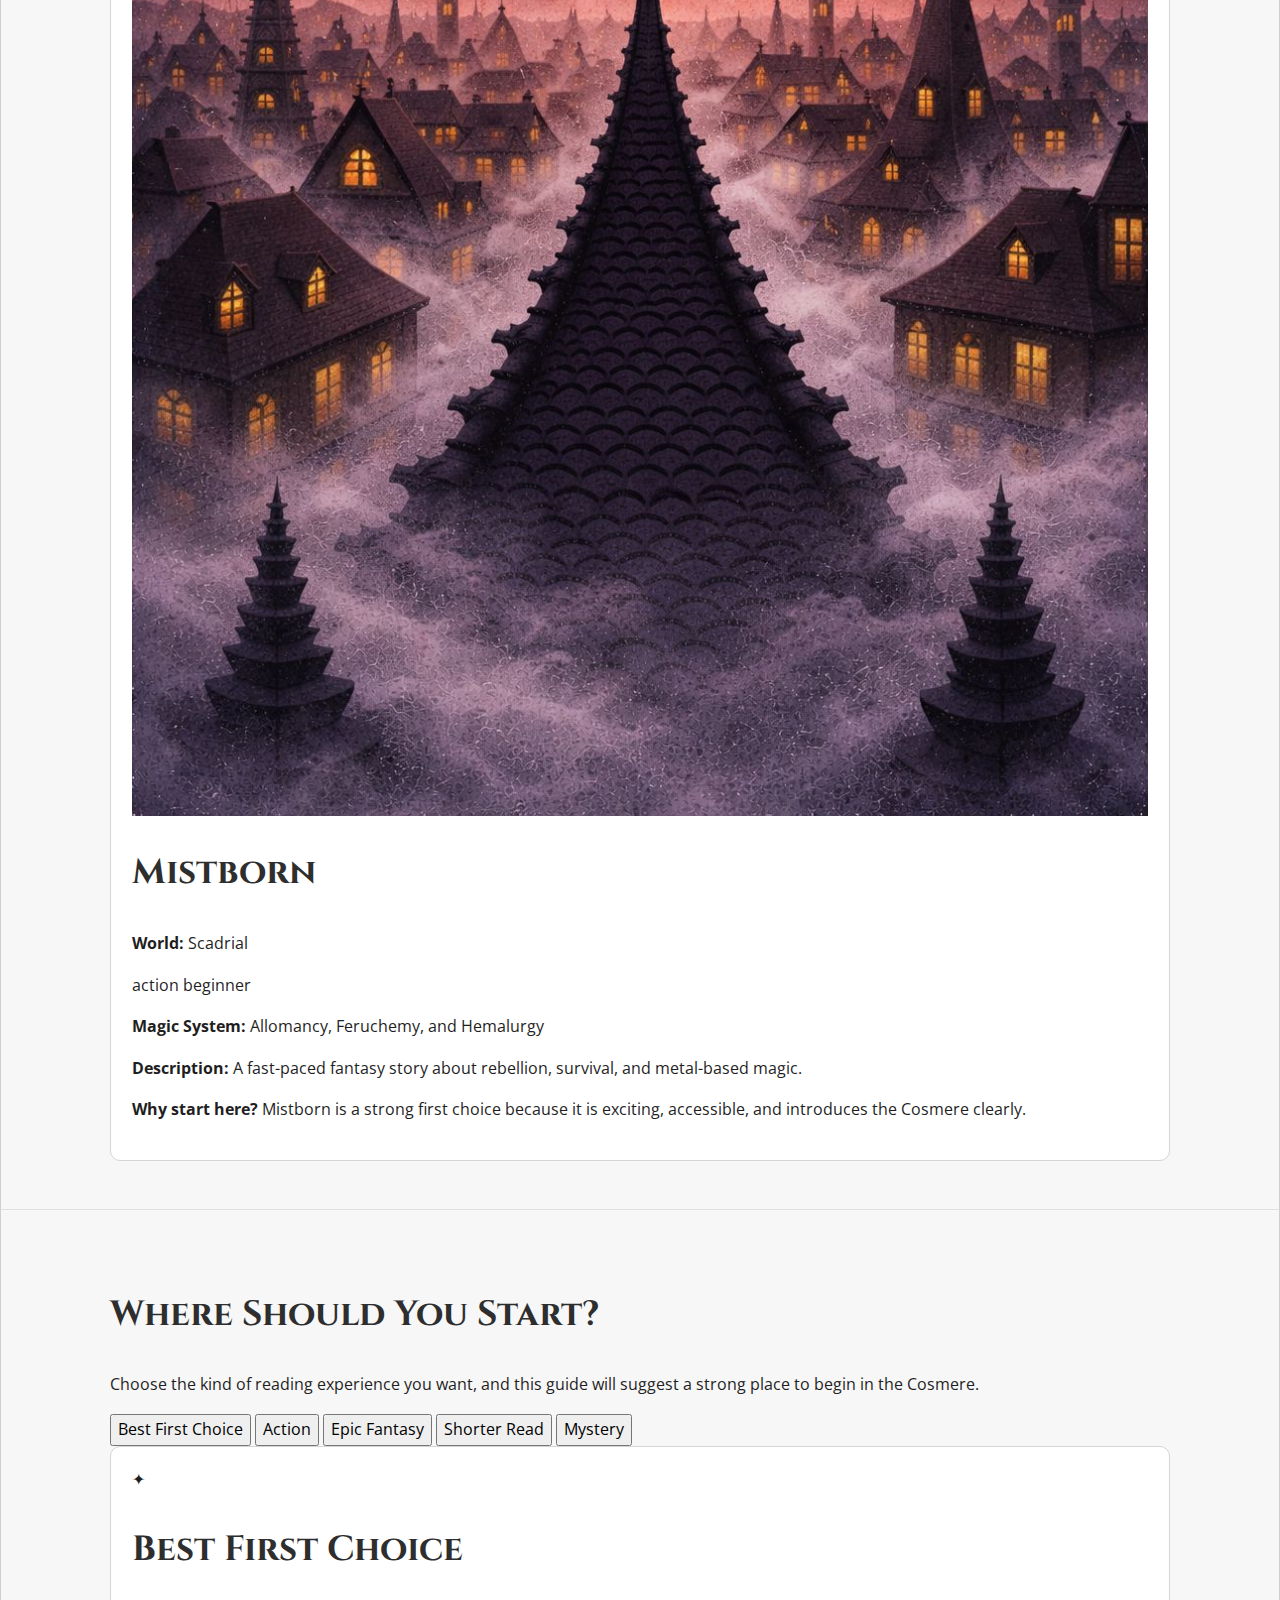
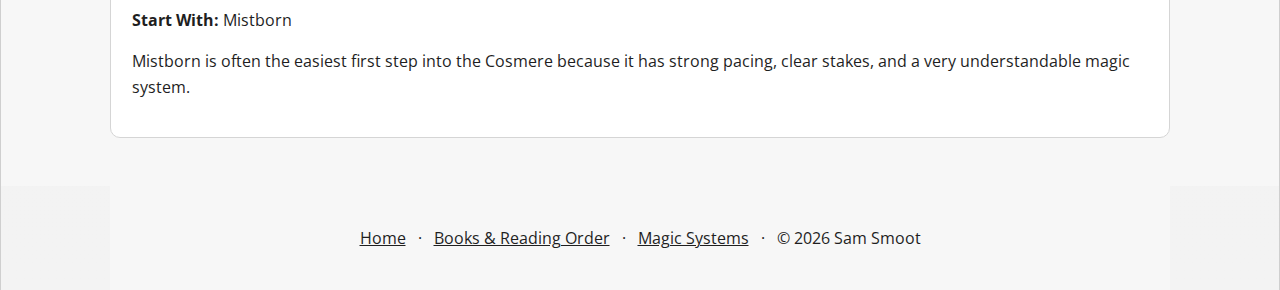
<file: cosmere-companion/books.html>
<!DOCTYPE html>
<html lang="en">

<head>
    <meta charset="UTF-8">
    <meta name="viewport" content="width=device-width, initial-scale=1.0">
    <title>Cosmere Companion | Books & Reading Order</title>
    <meta name="description"
        content="Browse Cosmere books, compare reading options, and find the best place to start based on your reading interests.">
    <meta name="author" content="Sam Smoot">
    <link rel="stylesheet" href="style.css">

    <link rel="preconnect" href="https://fonts.googleapis.com">
    <link rel="preconnect" href="https://fonts.gstatic.com" crossorigin>
    <link
        href="https://fonts.googleapis.com/css2?family=Cinzel:wght@600;700&family=Open+Sans:wght@400;600;700&display=swap"
        rel="stylesheet">

    <script type="module" src="scripts/books.js" defer></script>
</head>

<body>
    <a class="skip-link" href="#main-content">Skip to main content</a>

    <header class="site-header">
        <div class="container header-inner">
            <a href="index.html" class="site-brand" aria-label="Cosmere Companion home">
                <img src="images/cosmere-companion-logo.png" alt="Cosmere Companion logo" class="site-logo">
                <div class="brand-text">
                    <span class="site-title">Cosmere Companion</span>
                    <span class="site-tagline">Books, worlds, and reading paths</span>
                </div>
            </a>

            <button class="nav-toggle" id="nav-toggle" aria-expanded="false" aria-controls="site-nav"
                aria-label="Open navigation menu">
                ☰
            </button>

            <nav class="site-nav" id="site-nav" aria-label="Primary navigation">
                <ul>
                    <li><a href="index.html">Home</a></li>
                    <li><a href="books.html" aria-current="page">Books & Reading Order</a></li>
                    <li><a href="magic.html">Magic Systems</a></li>
                </ul>
            </nav>
        </div>
    </header>

    <main id="main-content">
        <div class="breadcrumbs-bar">
            <div class="container">
                <p class="breadcrumbs">
                    <a href="index.html">Home</a>
                    <span aria-hidden="true">›</span>
                    <span>Books & Reading Order</span>
                </p>
            </div>
        </div>

        <section class="page-title-panel">
            <div class="container">
                <h1>Books & Reading Order</h1>
            </div>
        </section>

        <section class="hero-image-section">
            <div class="container">
                <img src="images/cosmere-books-hero.png" alt="Cosmere books and reading journey overview" class="hero-image">
            </div>
        </section>

        <section class="books-main section-panel">
            <div class="container books-layout">
                <div class="books-content">
                    <div class="books-intro-row">
                        <div class="books-intro-image books-placeholder" aria-hidden="true">
                            <span>✦</span>
                        </div>

                        <div class="books-intro-text">
                            <h2>Find the right place to begin</h2>
                            <p>
                                The Cosmere includes several series and standalone novels that connect through a larger
                                shared universe. That can make it exciting for fantasy readers, but it can also make it
                                difficult to decide where to start.
                            </p>
                            <p>
                                This page helps readers compare major books and series, filter them by reading style,
                                and explore which starting point best matches their interests.
                            </p>
                            <p>
                                Use the gallery below to compare books, then use the reading path buttons to get a
                                recommendation based on the kind of story you want.
                            </p>
                        </div>

                        <aside class="books-sidebar card-sidebar">
                            <h2>Quick Links</h2>

                            <div class="sidebar-block">
                                <h3>Explore More</h3>
                                <ul>
                                    <li><a href="index.html#worlds-overview">Worlds Overview</a></li>
                                    <li><a href="magic.html">Magic Systems</a></li>
                                    <li><a href="#book-details">Selected Book Details</a></li>
                                    <li><a href="#reading-paths">Reading Path Recommendation</a></li>
                                </ul>
                            </div>

                            <div class="sidebar-block">
                                <h3>Why This Page Helps</h3>
                                <p>
                                    Some readers want a fast-paced introduction, while others want a long epic fantasy
                                    experience. This page is designed to make those choices easier and clearer.
                                </p>
                            </div>
                        </aside>
                    </div>

                    <div class="filter-bar" role="group" aria-label="Book category filters">
                        <button class="filter-btn active" data-category="all">All</button>
                        <button class="filter-btn" data-category="beginner">Beginner Friendly</button>
                        <button class="filter-btn" data-category="action">Action</button>
                        <button class="filter-btn" data-category="epic">Epic</button>
                        <button class="filter-btn" data-category="standalone">Standalone</button>
                        <button class="filter-btn" data-category="mystery">Mystery</button>
                    </div>

                    <section class="books-gallery-section">
                        <h2 class="section-subheading">Book Gallery</h2>
                        <div class="books-gallery" id="books-grid" aria-live="polite">
                        </div>
                    </section>
                </div>
            </div>
        </section>

        <section class="details-section section-panel">
            <div class="container">
                <div class="details-main" id="book-details" aria-live="polite">
                    <h2>Selected Book Details</h2>
                    <p>Select a book card above to view more information.</p>
                </div>
            </div>
        </section>

        <section class="reading-guide section-panel" id="reading-paths">
            <div class="container narrow-content">
                <h2>Where Should You Start?</h2>
                <p>
                    Choose the kind of reading experience you want, and this guide will suggest a strong place to
                    begin in the Cosmere.
                </p>

                <div class="filter-bar" role="group" aria-label="Reading guide options">
                    <button class="guide-btn filter-btn active" data-choice="beginner">Best First Choice</button>
                    <button class="guide-btn filter-btn" data-choice="action">Action</button>
                    <button class="guide-btn filter-btn" data-choice="epic">Epic Fantasy</button>
                    <button class="guide-btn filter-btn" data-choice="shorter">Shorter Read</button>
                    <button class="guide-btn filter-btn" data-choice="mystery">Mystery</button>
                </div>

                <div class="details-main" id="guide-result-panel" aria-live="polite">
                    <h2>Recommended Starting Point</h2>
                    <p>Select a reading style above to see a suggested place to begin.</p>
                </div>
            </div>
        </section>
    </main>

    <footer class="site-footer">
        <div class="container footer-inner">
            <p><a href="index.html">Home</a></p>
            <span aria-hidden="true">·</span>
            <p><a href="books.html">Books & Reading Order</a></p>
            <span aria-hidden="true">·</span>
            <p><a href="magic.html">Magic Systems</a></p>
            <span aria-hidden="true">·</span>
            <p>&copy; 2026 Sam Smoot</p>
        </div>
    </footer>
</body>

</html>
</file>
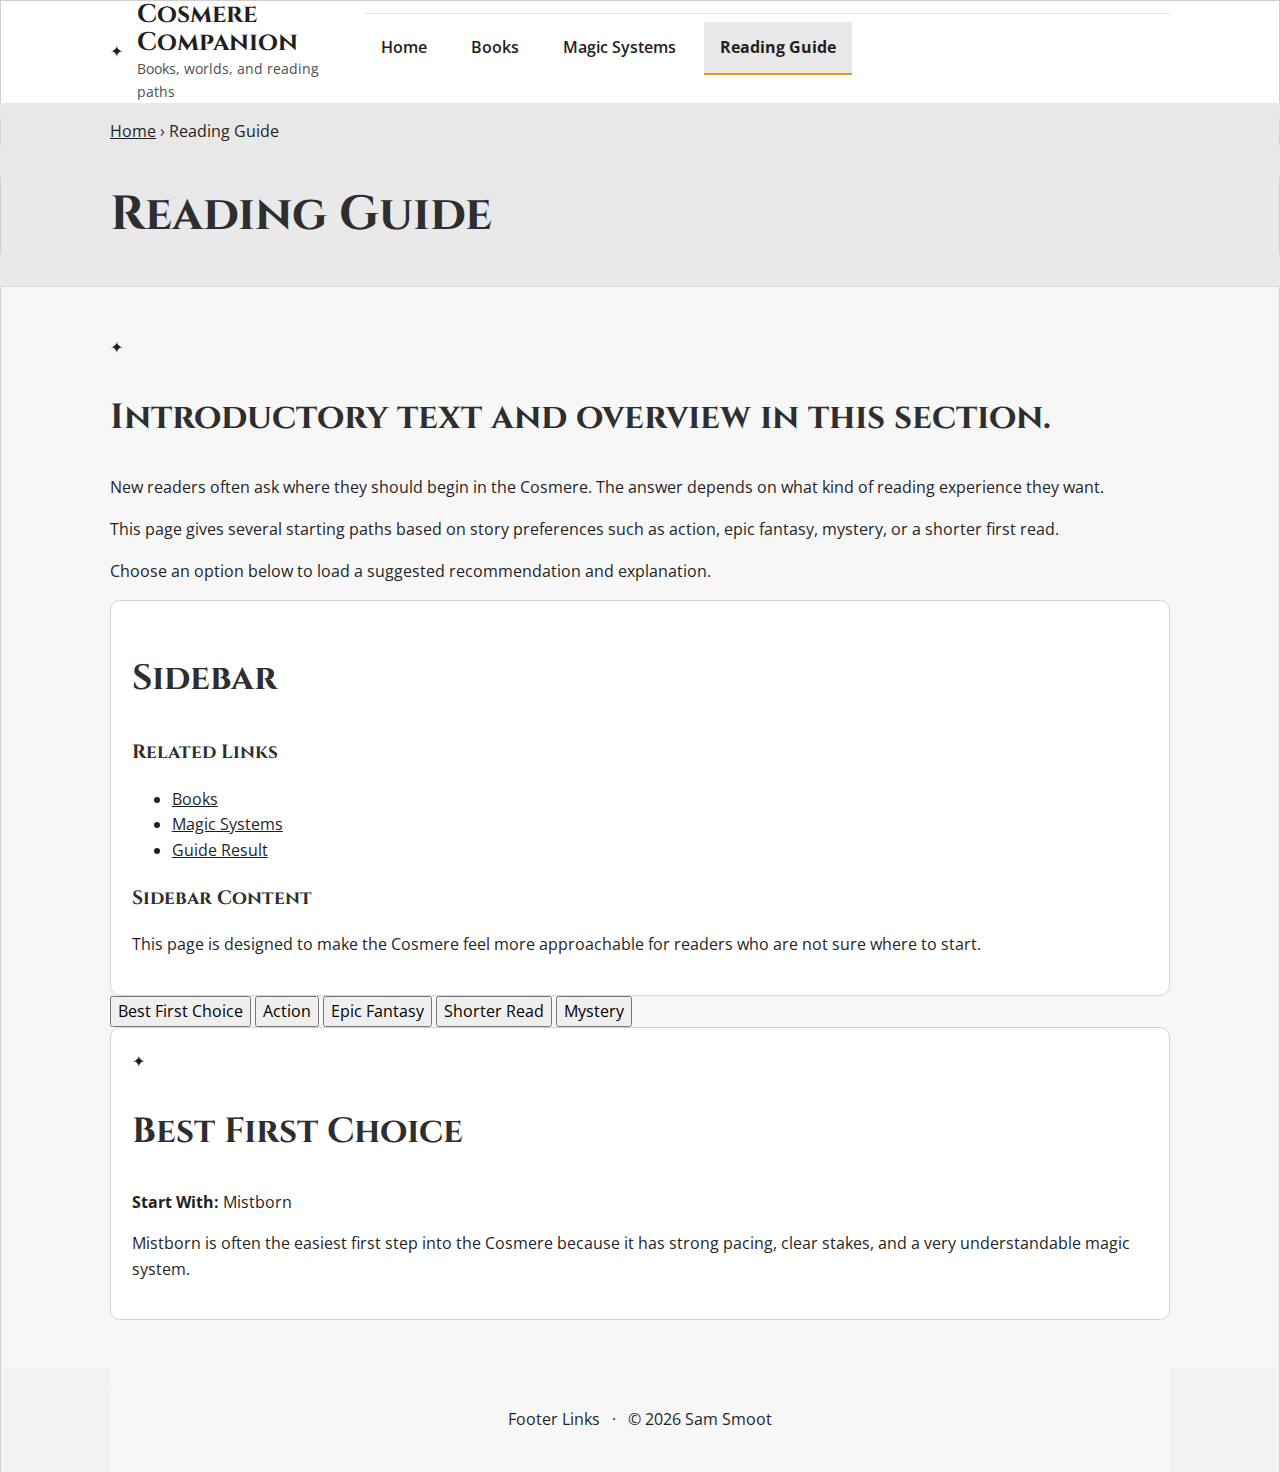
<file: cosmere-companion/reading-guide.html>
<!DOCTYPE html>
<html lang="en">

<head>
    <meta charset="UTF-8">
    <meta name="viewport" content="width=device-width, initial-scale=1.0">
    <title>Cosmere Companion | Reading Guide</title>
    <meta name="description"
        content="Find a recommended starting point in the Cosmere based on your reading interests.">
    <meta name="author" content="Sam Smoot">
    <link rel="stylesheet" href="style.css">

    <link rel="preconnect" href="https://fonts.googleapis.com">
    <link rel="preconnect" href="https://fonts.gstatic.com" crossorigin>
    <link
        href="https://fonts.googleapis.com/css2?family=Cinzel:wght@600;700&family=Open+Sans:wght@400;600;700&display=swap"
        rel="stylesheet">

    <script type="module" src="scripts/reading-guide.js" defer></script>
</head>

<body>
    <a class="skip-link" href="#main-content">Skip to main content</a>

    <header class="site-header">
        <div class="container header-inner">
            <a href="index.html" class="site-brand" aria-label="Cosmere Companion home">
                <span class="logo-mark" aria-hidden="true">✦</span>
                <div class="brand-text">
                    <span class="site-title">Cosmere Companion</span>
                    <span class="site-tagline">Books, worlds, and reading paths</span>
                </div>
            </a>

            <button class="nav-toggle" id="nav-toggle" aria-expanded="false" aria-controls="site-nav"
                aria-label="Open navigation menu">
                ☰
            </button>

            <nav class="site-nav" id="site-nav" aria-label="Primary navigation">
                <ul>
                    <li><a href="index.html">Home</a></li>
                    <li><a href="books.html">Books</a></li>
                    <li><a href="magic.html">Magic Systems</a></li>
                    <li><a href="reading-guide.html" aria-current="page">Reading Guide</a></li>
                </ul>
            </nav>
        </div>
    </header>

    <main id="main-content">
        <div class="breadcrumbs-bar">
            <div class="container">
                <p class="breadcrumbs">
                    <a href="index.html">Home</a>
                    <span aria-hidden="true">›</span>
                    <span>Reading Guide</span>
                </p>
            </div>
        </div>

        <section class="page-title-panel">
            <div class="container">
                <h1>Reading Guide</h1>
            </div>
        </section>

        <section class="books-main section-panel">
            <div class="container books-layout">
                <div class="books-content">
                    <div class="books-intro-row">
                        <div class="books-intro-image books-placeholder" aria-hidden="true">
                            <span>✦</span>
                        </div>

                        <div class="books-intro-text">
                            <h2>Introductory text and overview in this section.</h2>
                            <p>
                                New readers often ask where they should begin in the Cosmere. The answer depends on
                                what kind of reading experience they want.
                            </p>
                            <p>
                                This page gives several starting paths based on story preferences such as action, epic
                                fantasy, mystery, or a shorter first read.
                            </p>
                            <p>
                                Choose an option below to load a suggested recommendation and explanation.
                            </p>
                        </div>

                        <aside class="books-sidebar card-sidebar">
                            <h2>Sidebar</h2>

                            <div class="sidebar-block">
                                <h3>Related Links</h3>
                                <ul>
                                    <li><a href="books.html">Books</a></li>
                                    <li><a href="magic.html">Magic Systems</a></li>
                                    <li><a href="#guide-result">Guide Result</a></li>
                                </ul>
                            </div>

                            <div class="sidebar-block">
                                <h3>Sidebar Content</h3>
                                <p>
                                    This page is designed to make the Cosmere feel more approachable for readers who
                                    are not sure where to start.
                                </p>
                            </div>
                        </aside>
                    </div>

                    <div class="filter-bar" role="group" aria-label="Reading guide options">
                        <button class="guide-btn filter-btn active" data-choice="beginner">Best First Choice</button>
                        <button class="guide-btn filter-btn" data-choice="action">Action</button>
                        <button class="guide-btn filter-btn" data-choice="epic">Epic Fantasy</button>
                        <button class="guide-btn filter-btn" data-choice="shorter">Shorter Read</button>
                        <button class="guide-btn filter-btn" data-choice="mystery">Mystery</button>
                    </div>

                    <section class="details-section" id="guide-result">
                        <div class="details-main" id="guide-result-panel" aria-live="polite">
                            <h2>Recommended Starting Point</h2>
                            <p>Select a reading style above to see a suggested place to begin.</p>
                        </div>
                    </section>
                </div>
            </div>
        </section>
    </main>

    <footer class="site-footer">
        <div class="container footer-inner">
            <p>Footer Links</p>
            <span aria-hidden="true">·</span>
            <p>&copy; 2026 Sam Smoot</p>
        </div>
    </footer>
</body>

</html>
</file>
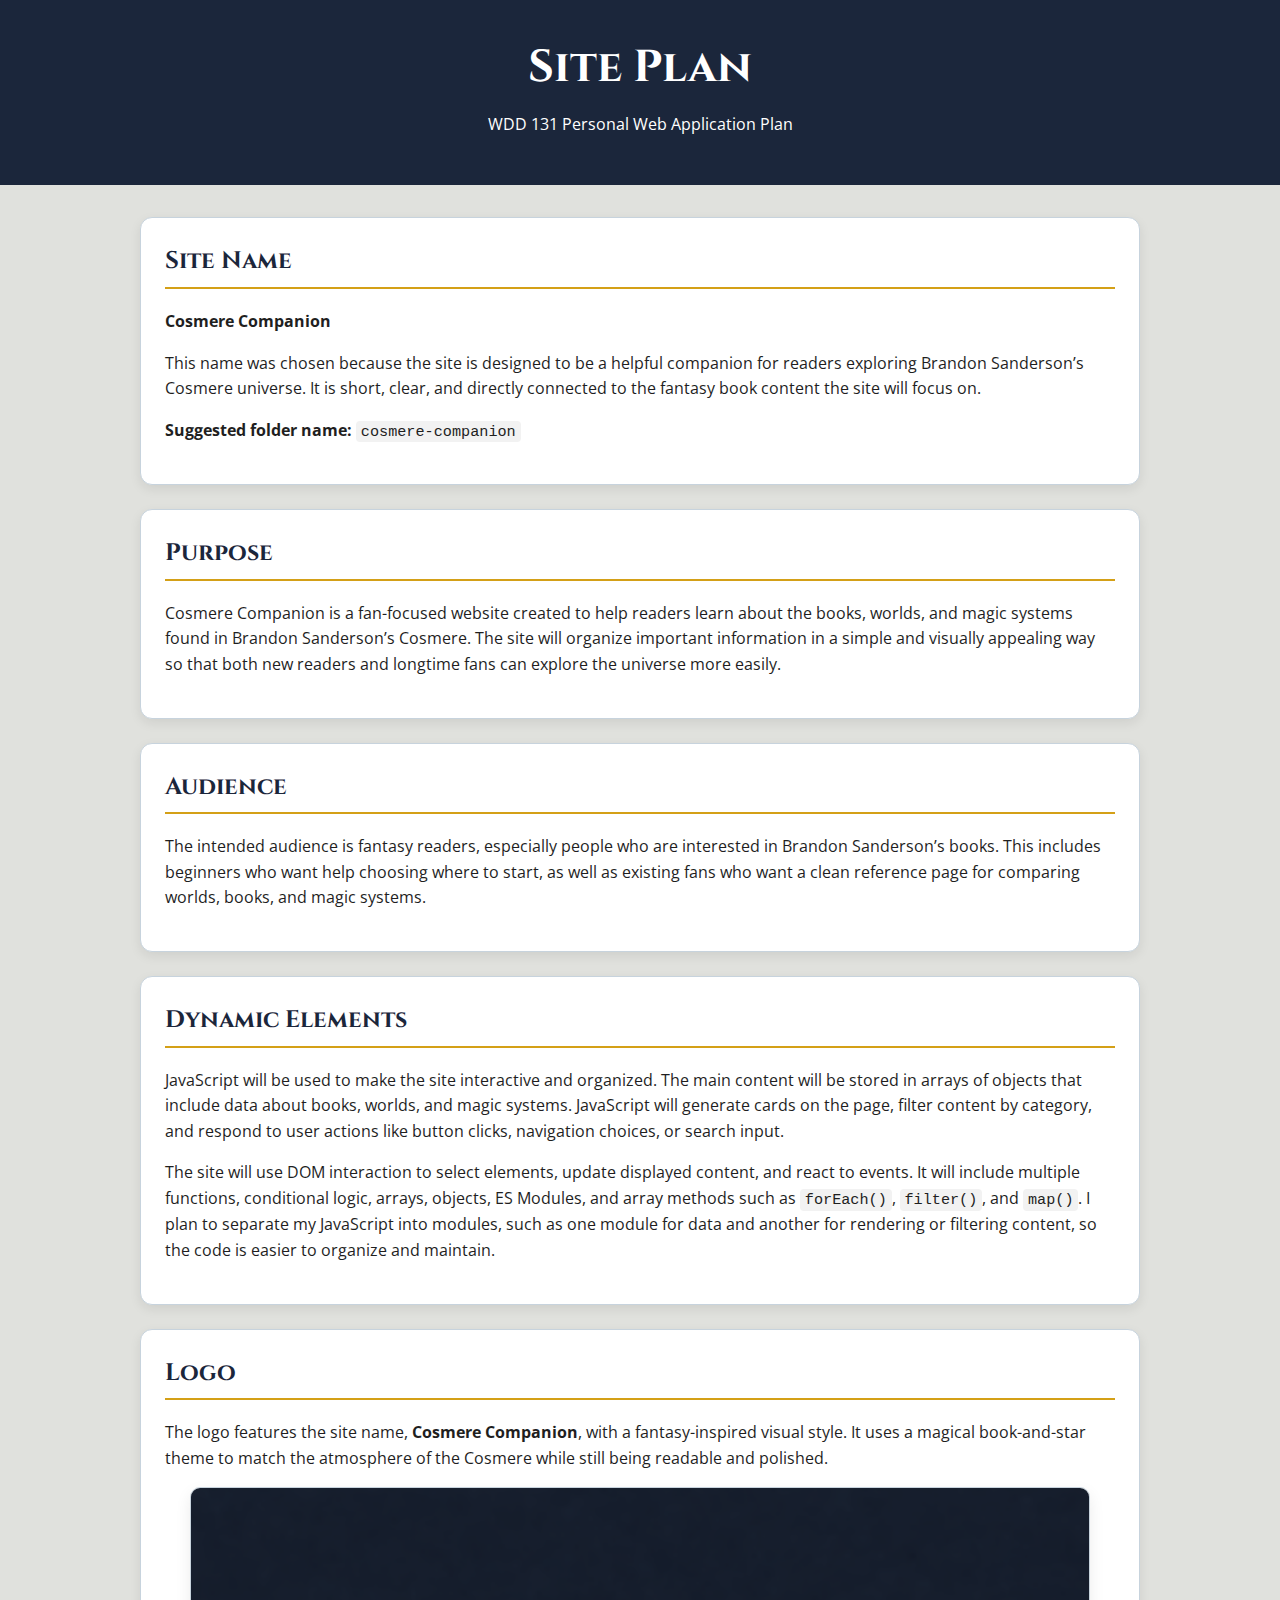
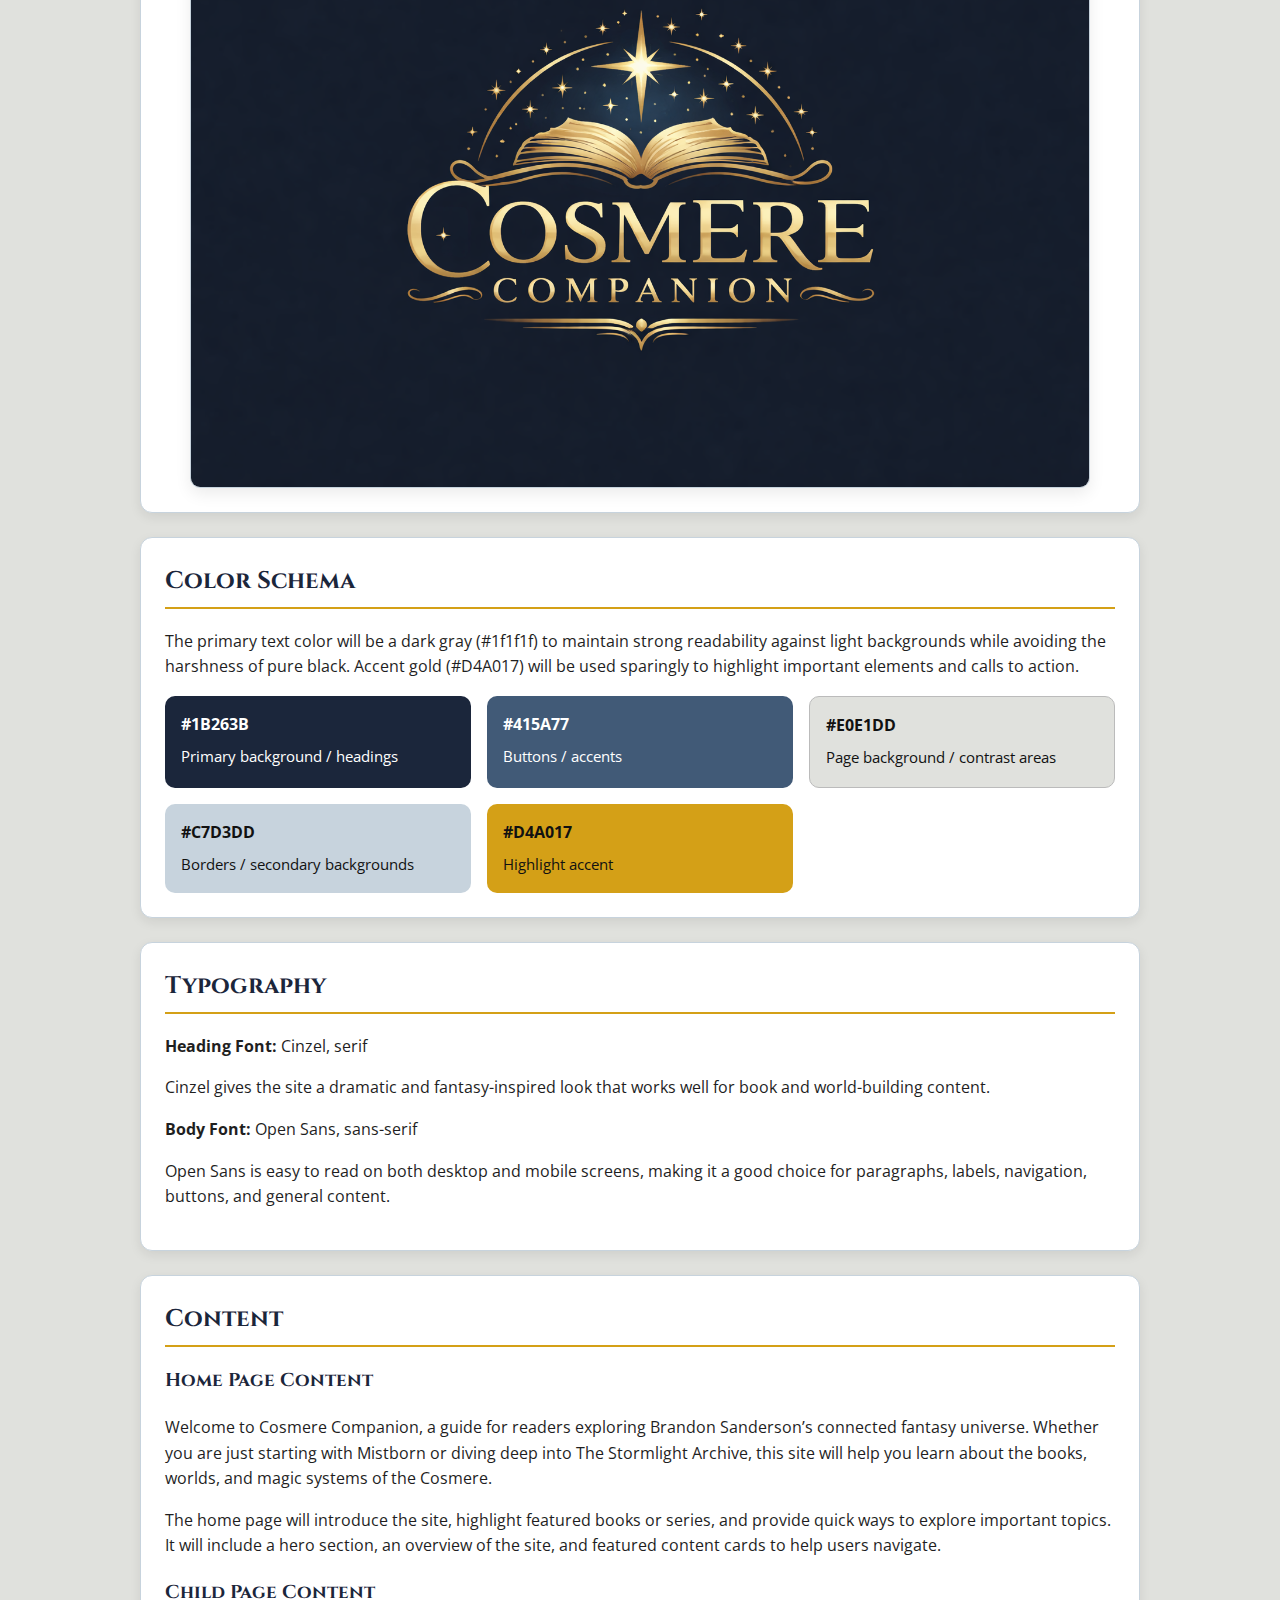
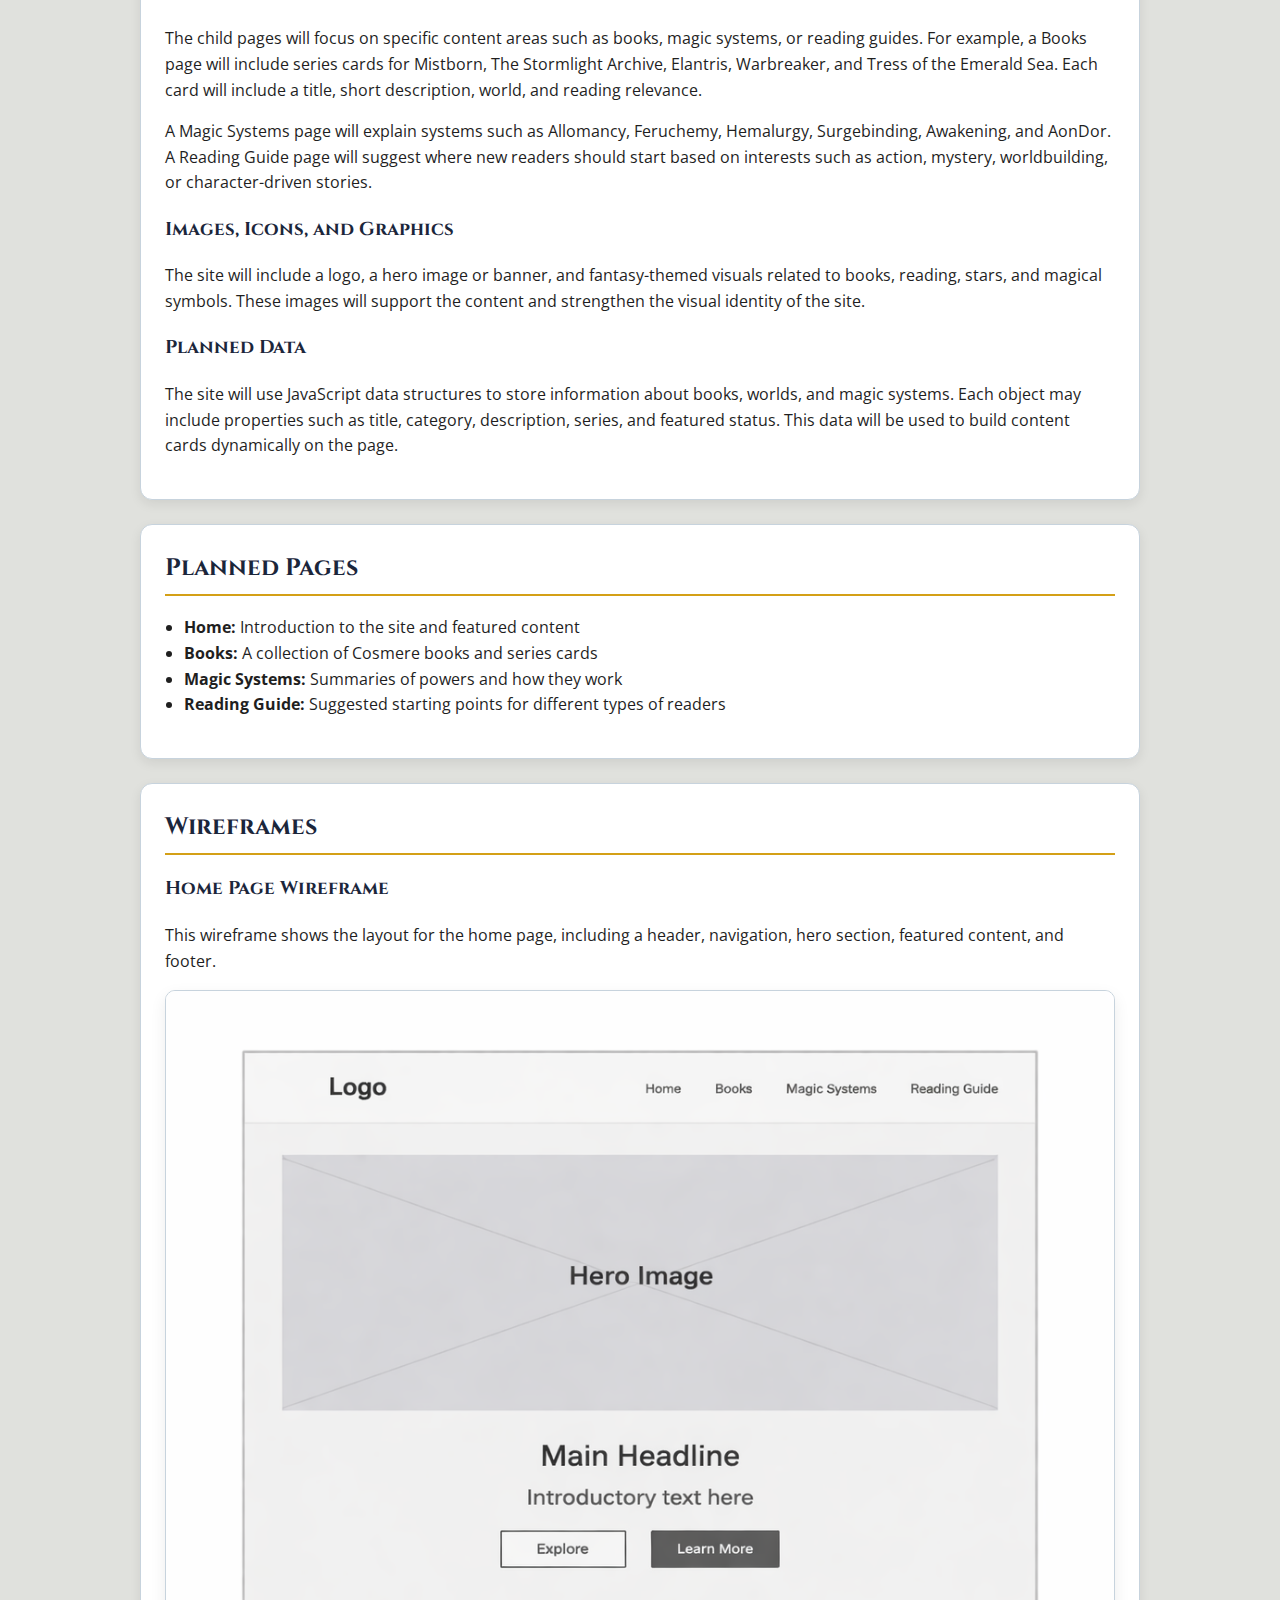
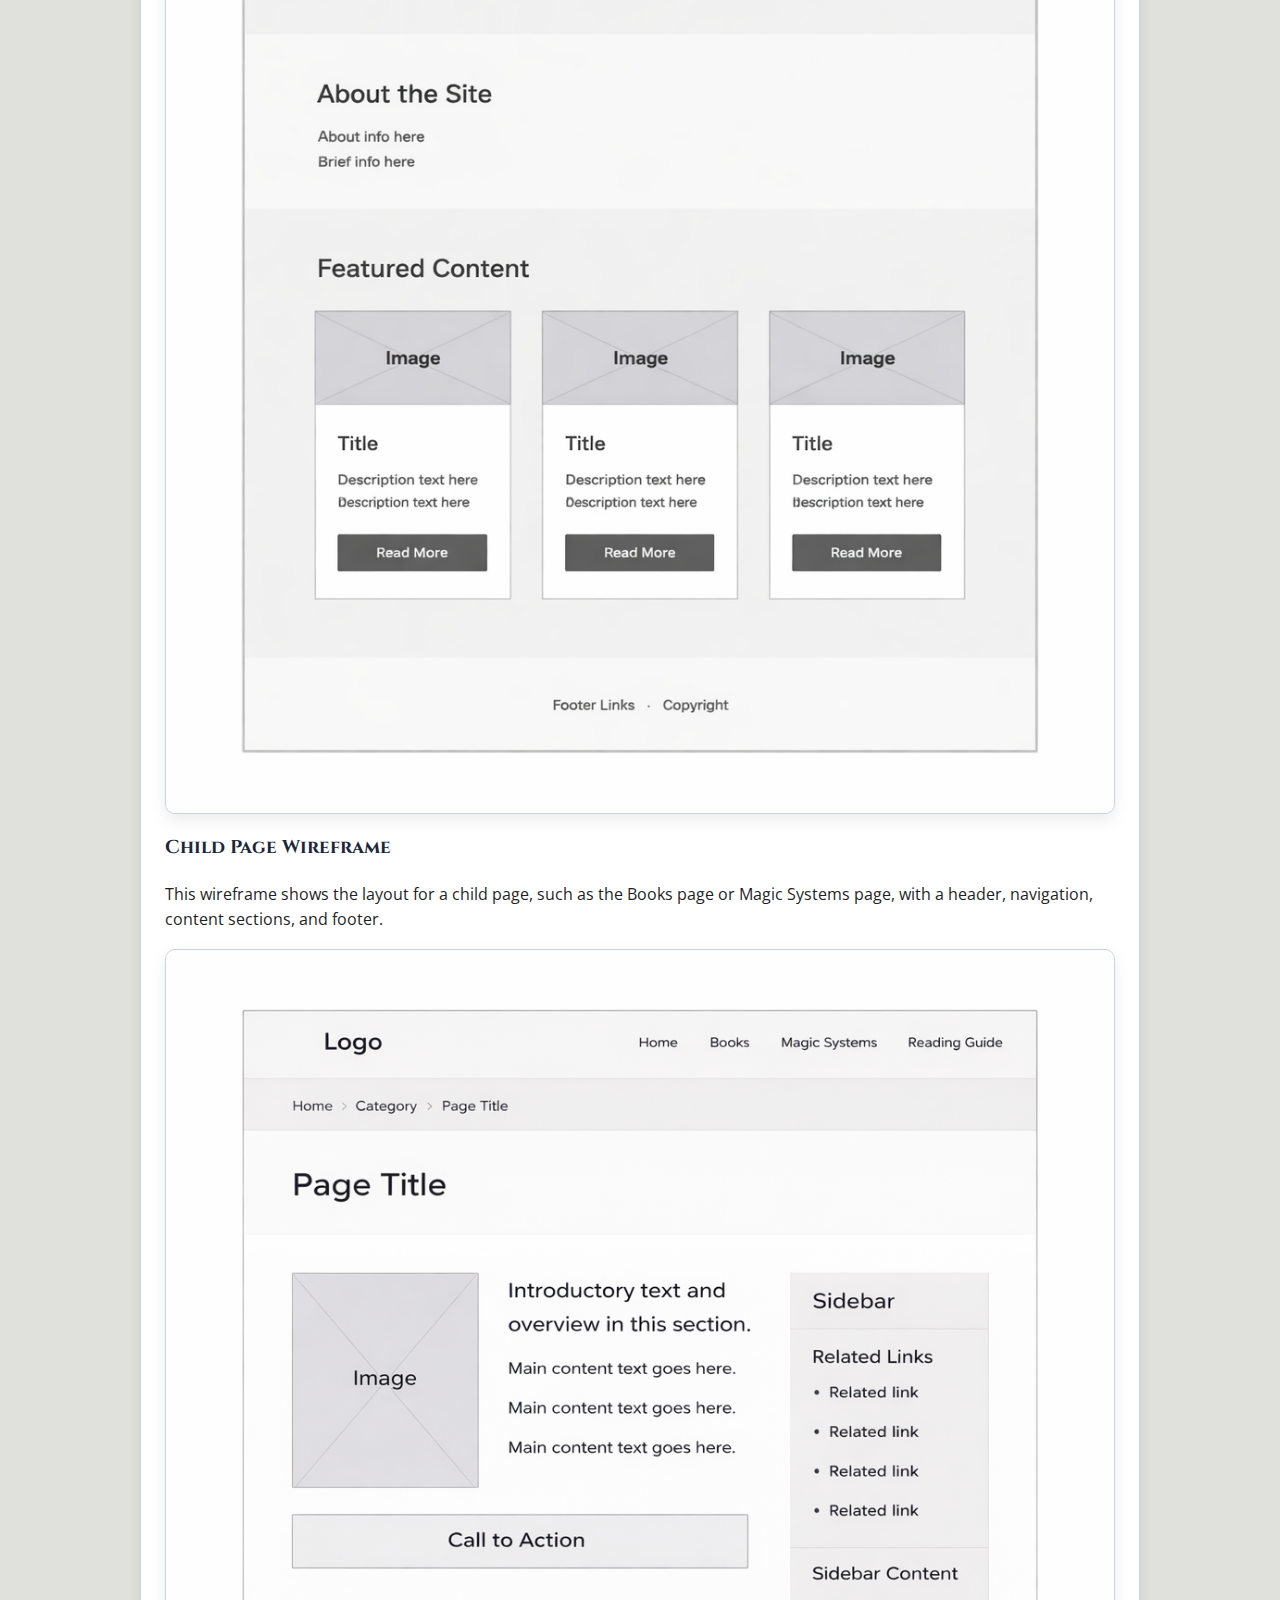
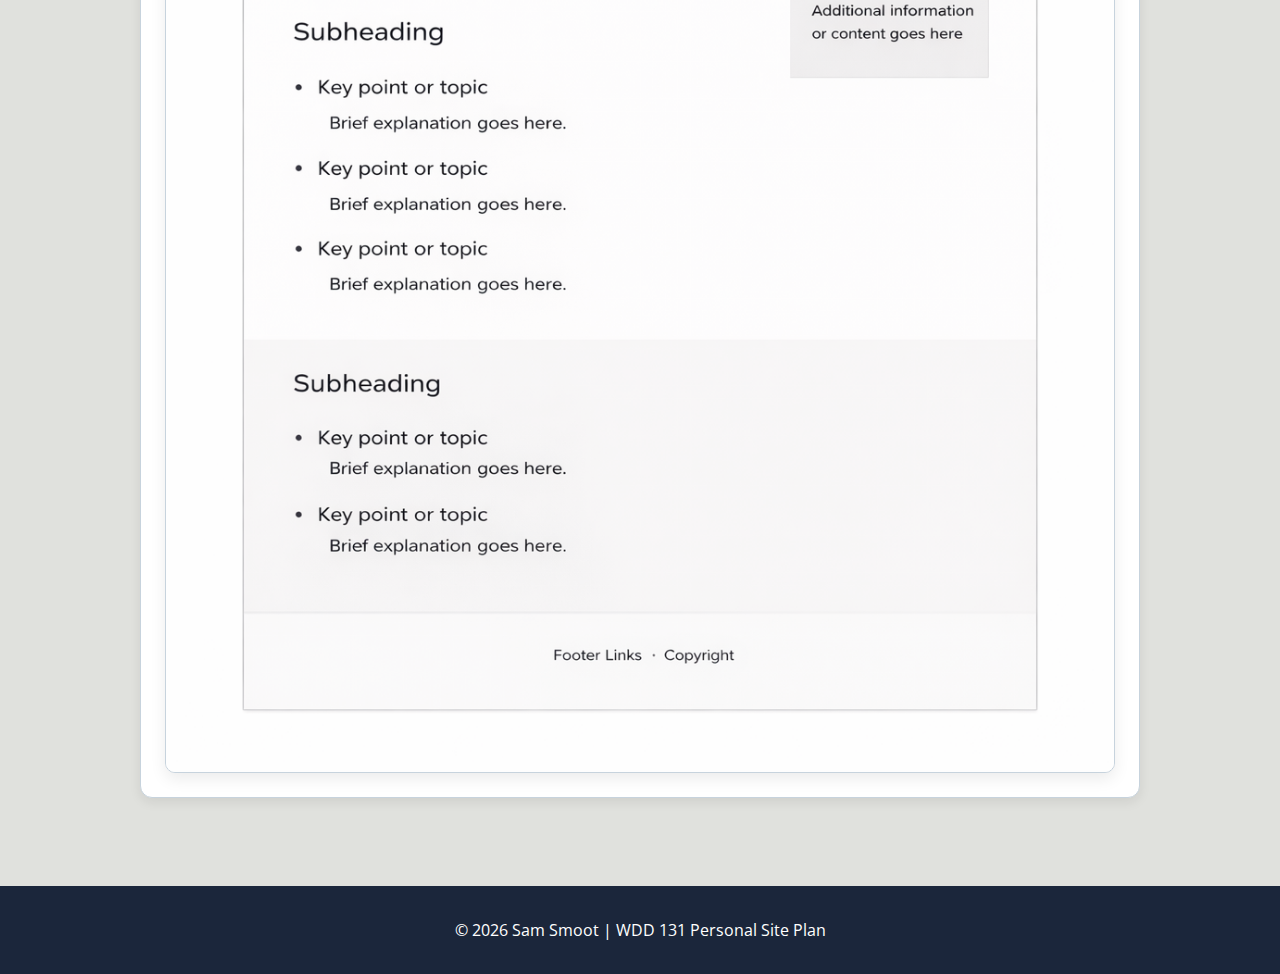
<file: cosmere-companion/site-plan.html>
<!DOCTYPE html>
<html lang="en">

<head>
    <meta charset="UTF-8">
    <meta name="viewport" content="width=device-width, initial-scale=1.0">
    <title>Cosmere Companion Site Plan</title>
    <meta name="description" content="Site plan for the Cosmere Companion personal web application.">
    <meta name="author" content="Sam Smoot">
    <link rel="stylesheet" href="styles/site-plan.css">

    <link rel="preconnect" href="https://fonts.googleapis.com">
    <link rel="preconnect" href="https://fonts.gstatic.com" crossorigin>
    <link
        href="https://fonts.googleapis.com/css2?family=Cinzel:wght@600;700&family=Open+Sans:wght@400;600;700&display=swap"
        rel="stylesheet">
</head>

<body>
    <header>
        <div class="container">
            <h1>Site Plan</h1>
            <p class="subtitle">WDD 131 Personal Web Application Plan</p>
        </div>
    </header>

    <main class="container">
        <section class="card">
            <h2>Site Name</h2>
            <p><strong>Cosmere Companion</strong></p>
            <p>
                This name was chosen because the site is designed to be a helpful companion for readers exploring
                Brandon Sanderson’s Cosmere universe. It is short, clear, and directly connected to the fantasy
                book content the site will focus on.
            </p>
            <p><strong>Suggested folder name:</strong> <code>cosmere-companion</code></p>
        </section>

        <section class="card">
            <h2>Purpose</h2>
            <p>
                Cosmere Companion is a fan-focused website created to help readers learn about the books, worlds,
                and magic systems found in Brandon Sanderson’s Cosmere. The site will organize important information
                in a simple and visually appealing way so that both new readers and longtime fans can explore the
                universe more easily.
            </p>
        </section>

        <section class="card">
            <h2>Audience</h2>
            <p>
                The intended audience is fantasy readers, especially people who are interested in Brandon Sanderson’s
                books. This includes beginners who want help choosing where to start, as well as existing fans who
                want a clean reference page for comparing worlds, books, and magic systems.
            </p>
        </section>

        <section class="card">
            <h2>Dynamic Elements</h2>
            <p>
                JavaScript will be used to make the site interactive and organized. The main content will be stored
                in arrays of objects that include data about books, worlds, and magic systems. JavaScript will generate
                cards on the page, filter content by category, and respond to user actions like button clicks,
                navigation choices, or search input.
            </p>
            <p>
                The site will use DOM interaction to select elements, update displayed content, and react to events.
                It will include multiple functions, conditional logic, arrays, objects, ES Modules, and array methods
                such as <code>forEach()</code>, <code>filter()</code>, and <code>map()</code>. I plan to separate my
                JavaScript into modules, such as one module for data and another for rendering or filtering content,
                so the code is easier to organize and maintain.
            </p>
        </section>

        <section class="card">
            <h2>Logo</h2>
            <p>
                The logo features the site name, <strong>Cosmere Companion</strong>, with a fantasy-inspired visual
                style. It uses a magical book-and-star theme to match the atmosphere of the Cosmere while still being
                readable and polished.
            </p>
            <img src="images/cosmere-companion-logo.png" alt="Cosmere Companion logo" class="plan-image">
        </section>

        <section class="card">
            <h2>Color Schema</h2>
            
            <p>
                The primary text color will be a dark gray (#1f1f1f) to maintain strong readability
                against light backgrounds while avoiding the harshness of pure black. Accent gold
                (#D4A017) will be used sparingly to highlight important elements and calls to action.
            </p>
           
            <div class="color-grid">
                <div class="color-box navy">
                    <p>#1B263B</p>
                    <span>Primary background / headings</span>
                </div>
                <div class="color-box blue">
                    <p>#415A77</p>
                    <span>Buttons / accents</span>
                </div>
                <div class="color-box light">
                    <p>#E0E1DD</p>
                    <span>Page background / contrast areas</span>
                </div>
                <div class="color-box silver">
                    <p>#C7D3DD</p>
                    <span>Borders / secondary backgrounds</span>
                </div>
                <div class="color-box gold">
                    <p>#D4A017</p>
                    <span>Highlight accent</span>
                </div>
            </div>
        </section>

        <section class="card">
            <h2>Typography</h2>
            <p><strong>Heading Font:</strong> Cinzel, serif</p>
            <p>
                Cinzel gives the site a dramatic and fantasy-inspired look that works well for book and world-building
                content.
            </p>

            <p><strong>Body Font:</strong> Open Sans, sans-serif</p>
            <p>
                Open Sans is easy to read on both desktop and mobile screens, making it a good choice for paragraphs,
                labels, navigation, buttons, and general content.
            </p>
        </section>

        <section class="card">
            <h2>Content</h2>

            <h3>Home Page Content</h3>
            <p>
                Welcome to Cosmere Companion, a guide for readers exploring Brandon Sanderson’s connected fantasy
                universe. Whether you are just starting with Mistborn or diving deep into The Stormlight Archive,
                this site will help you learn about the books, worlds, and magic systems of the Cosmere.
            </p>
            <p>
                The home page will introduce the site, highlight featured books or series, and provide quick ways
                to explore important topics. It will include a hero section, an overview of the site, and featured
                content cards to help users navigate.
            </p>

            <h3>Child Page Content</h3>
            <p>
                The child pages will focus on specific content areas such as books, magic systems, or reading guides.
                For example, a Books page will include series cards for Mistborn, The Stormlight Archive, Elantris,
                Warbreaker, and Tress of the Emerald Sea. Each card will include a title, short description, world,
                and reading relevance.
            </p>
            <p>
                A Magic Systems page will explain systems such as Allomancy, Feruchemy, Hemalurgy, Surgebinding,
                Awakening, and AonDor. A Reading Guide page will suggest where new readers should start based on
                interests such as action, mystery, worldbuilding, or character-driven stories.
            </p>

            <h3>Images, Icons, and Graphics</h3>
            <p>
                The site will include a logo, a hero image or banner, and fantasy-themed visuals related to books,
                reading, stars, and magical symbols. These images will support the content and strengthen the visual
                identity of the site.
            </p>

            <h3>Planned Data</h3>
            <p>
                The site will use JavaScript data structures to store information about books, worlds, and magic systems.
                Each object may include properties such as title, category, description, series, and featured status.
                This data will be used to build content cards dynamically on the page.
            </p>
        </section>

        <section class="card">
            <h2>Planned Pages</h2>
            <ul>
                <li><strong>Home:</strong> Introduction to the site and featured content</li>
                <li><strong>Books:</strong> A collection of Cosmere books and series cards</li>
                <li><strong>Magic Systems:</strong> Summaries of powers and how they work</li>
                <li><strong>Reading Guide:</strong> Suggested starting points for different types of readers</li>
            </ul>
        </section>

        <section class="card">
            <h2>Wireframes</h2>

            <h3>Home Page Wireframe</h3>
            <p>
                This wireframe shows the layout for the home page, including a header, navigation, hero section,
                featured content, and footer.
            </p>
            <img src="images/home-wireframe.png" alt="Home page wireframe for Cosmere Companion"
                class="plan-image wireframe-image">

            <h3>Child Page Wireframe</h3>
            <p>
                This wireframe shows the layout for a child page, such as the Books page or Magic Systems page,
                with a header, navigation, content sections, and footer.
            </p>
            <img src="images/child-wireframe.png" alt="Child page wireframe for Cosmere Companion"
                class="plan-image wireframe-image">
        </section>
    </main>

    <footer>
        <p>&copy; 2026 Sam Smoot | WDD 131 Personal Site Plan</p>
    </footer>
</body>

</html>
</file>
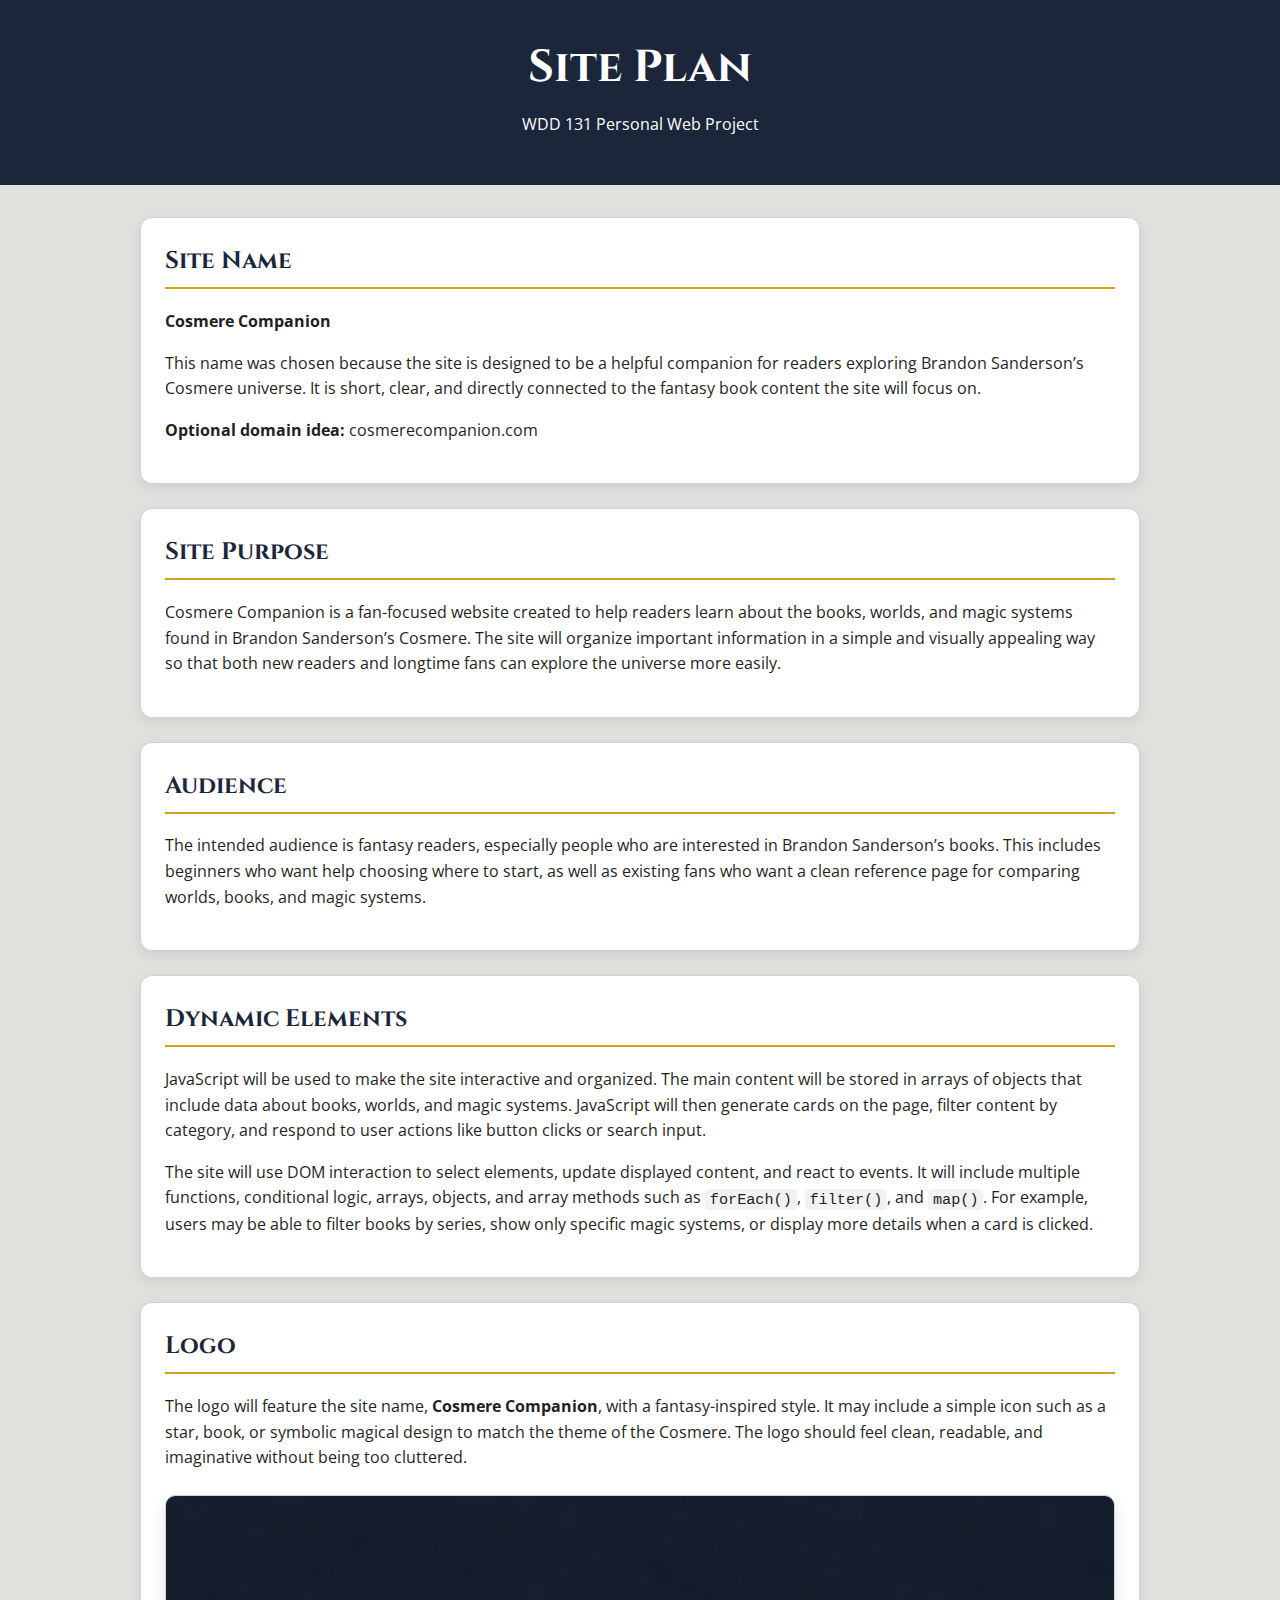
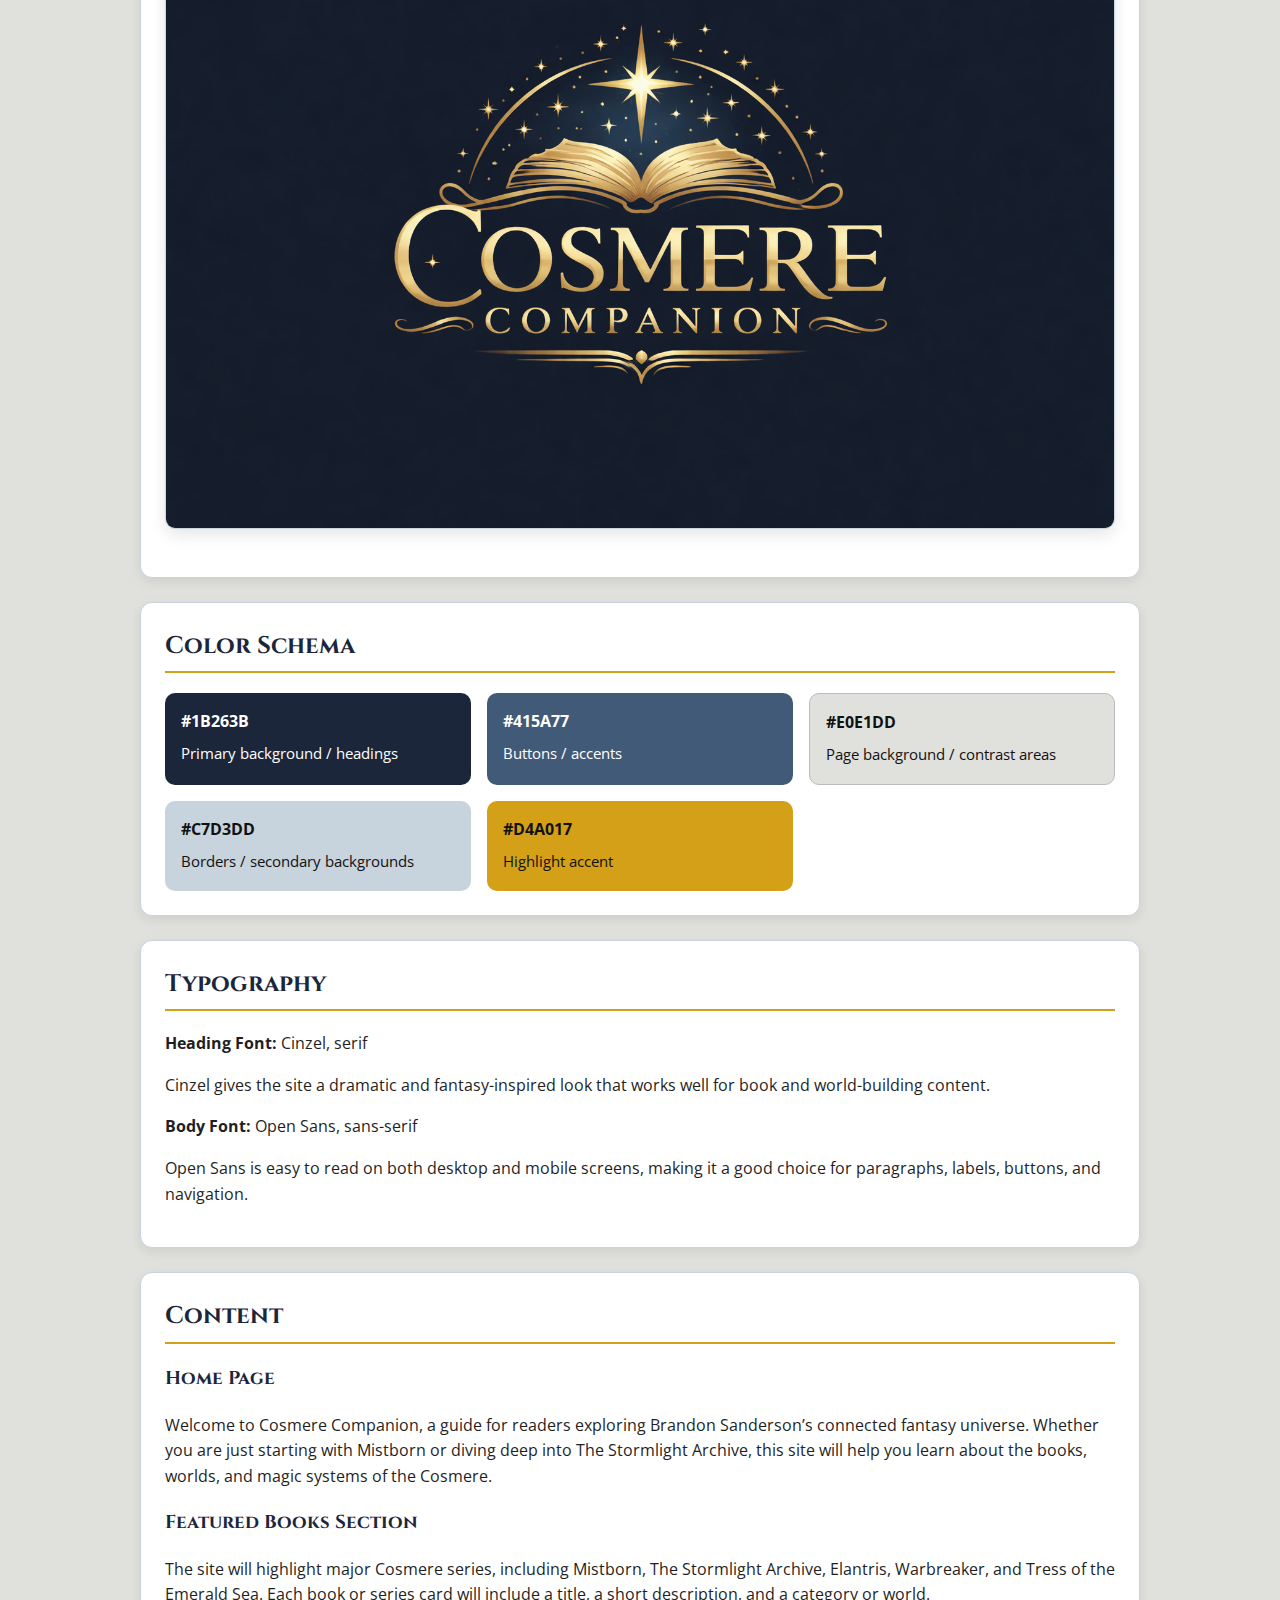
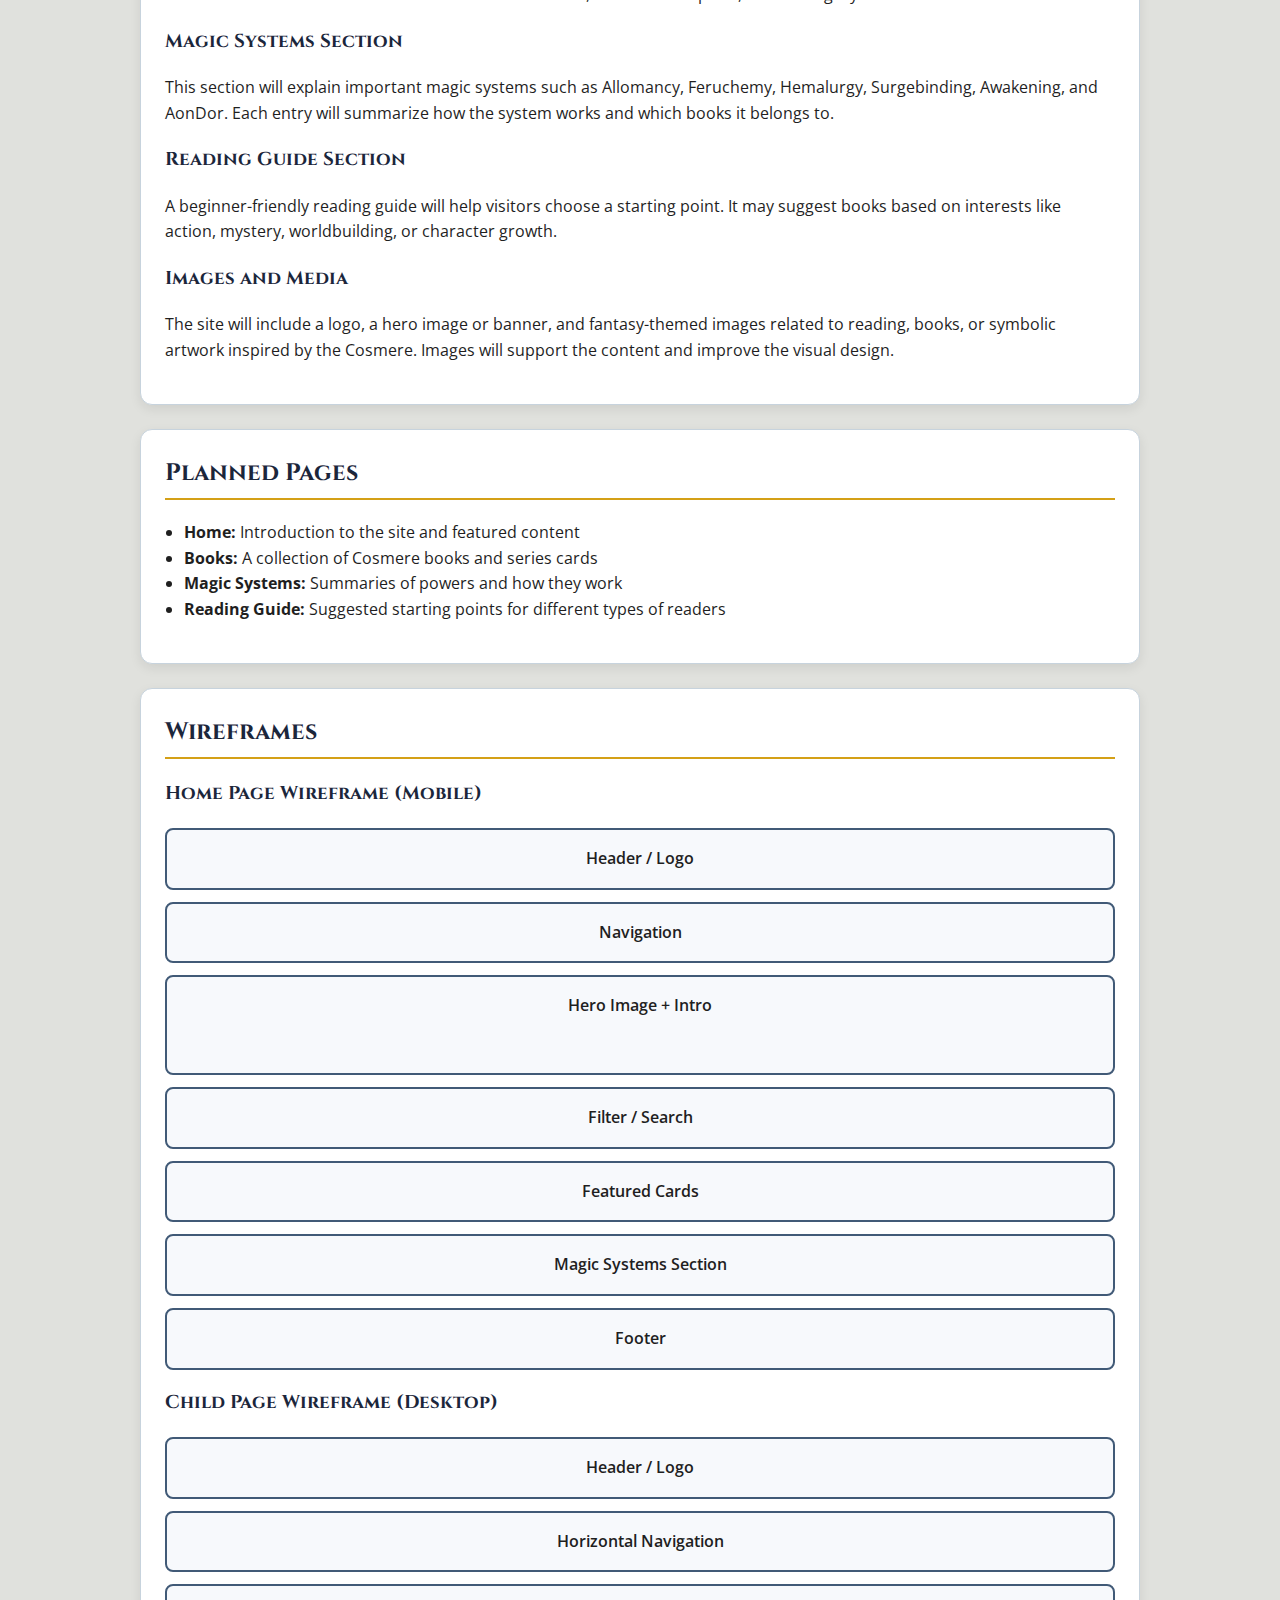
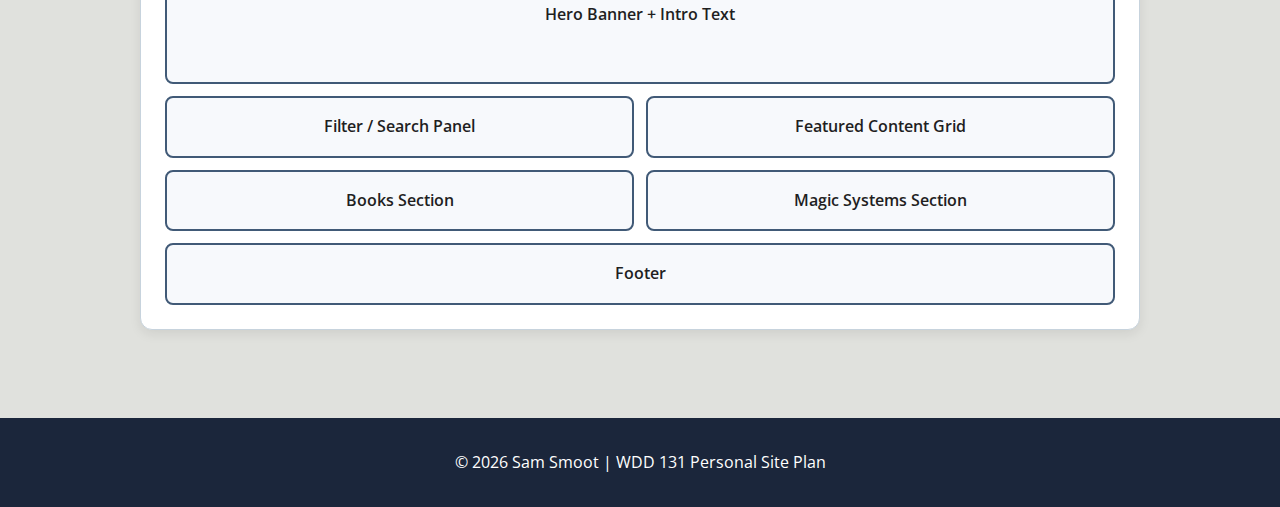
<file: cosmerecompanion/site-plan.html>
<!DOCTYPE html>
<html lang="en">

<head>
    <meta charset="UTF-8">
    <meta name="viewport" content="width=device-width, initial-scale=1.0">
    <title>Cosmere Companion Site Plan</title>
    <meta name="description" content="Site plan for the Cosmere Companion personal web project.">
    <meta name="author" content="Sam Smoot">
    <link rel="stylesheet" href="styles/site-plan.css">

    <link rel="preconnect" href="https://fonts.googleapis.com">
    <link rel="preconnect" href="https://fonts.gstatic.com" crossorigin>
    <link
        href="https://fonts.googleapis.com/css2?family=Cinzel:wght@600;700&family=Open+Sans:wght@400;600;700&display=swap"
        rel="stylesheet">
</head>

<body>
    <header>
        <div class="container">
            <h1>Site Plan</h1>
            <p class="subtitle">WDD 131 Personal Web Project</p>
        </div>
    </header>

    <main class="container">
        <section class="card">
            <h2>Site Name</h2>
            <p><strong>Cosmere Companion</strong></p>
            <p>
                This name was chosen because the site is designed to be a helpful companion for readers exploring
                Brandon Sanderson’s Cosmere universe. It is short, clear, and directly connected to the fantasy
                book content the site will focus on.
            </p>
            <p><strong>Optional domain idea:</strong> cosmerecompanion.com</p>
        </section>

        <section class="card">
            <h2>Site Purpose</h2>
            <p>
                Cosmere Companion is a fan-focused website created to help readers learn about the books, worlds,
                and magic systems found in Brandon Sanderson’s Cosmere. The site will organize important information
                in a simple and visually appealing way so that both new readers and longtime fans can explore the
                universe more easily.
            </p>
        </section>

        <section class="card">
            <h2>Audience</h2>
            <p>
                The intended audience is fantasy readers, especially people who are interested in Brandon Sanderson’s
                books. This includes beginners who want help choosing where to start, as well as existing fans who
                want a clean reference page for comparing worlds, books, and magic systems.
            </p>
        </section>

        <section class="card">
            <h2>Dynamic Elements</h2>
            <p>
                JavaScript will be used to make the site interactive and organized. The main content will be stored
                in arrays of objects that include data about books, worlds, and magic systems. JavaScript will then
                generate cards on the page, filter content by category, and respond to user actions like button clicks
                or search input.
            </p>
            <p>
                The site will use DOM interaction to select elements, update displayed content, and react to events.
                It will include multiple functions, conditional logic, arrays, objects, and array methods such as
                <code>forEach()</code>, <code>filter()</code>, and <code>map()</code>. For example, users may be able
                to filter books by series, show only specific magic systems, or display more details when a card is
                clicked.
            </p>
        </section>

        <section class="card">
            <h2>Logo</h2>
            <p>
                The logo will feature the site name, <strong>Cosmere Companion</strong>, with a fantasy-inspired style.
                It may include a simple icon such as a star, book, or symbolic magical design to match the theme of
                the Cosmere. The logo should feel clean, readable, and imaginative without being too cluttered.
            </p>
            <img src="images/Cosmere Companion logo design.png" alt="Cosmere Companion logo">
        </section>

        <section class="card">
            <h2>Color Schema</h2>
            <div class="color-grid">
                <div class="color-box navy">
                    <p>#1B263B</p>
                    <span>Primary background / headings</span>
                </div>
                <div class="color-box blue">
                    <p>#415A77</p>
                    <span>Buttons / accents</span>
                </div>
                <div class="color-box light">
                    <p>#E0E1DD</p>
                    <span>Page background / contrast areas</span>
                </div>
                <div class="color-box silver">
                    <p>#C7D3DD</p>
                    <span>Borders / secondary backgrounds</span>
                </div>
                <div class="color-box gold">
                    <p>#D4A017</p>
                    <span>Highlight accent</span>
                </div>
            </div>
        </section>

        <section class="card">
            <h2>Typography</h2>
            <p><strong>Heading Font:</strong> Cinzel, serif</p>
            <p>
                Cinzel gives the site a dramatic and fantasy-inspired look that works well for book and world-building
                content.
            </p>
            <p><strong>Body Font:</strong> Open Sans, sans-serif</p>
            <p>
                Open Sans is easy to read on both desktop and mobile screens, making it a good choice for paragraphs,
                labels, buttons, and navigation.
            </p>
        </section>

        <section class="card">
            <h2>Content</h2>
            <h3>Home Page</h3>
            <p>
                Welcome to Cosmere Companion, a guide for readers exploring Brandon Sanderson’s connected fantasy
                universe.
                Whether you are just starting with Mistborn or diving deep into The Stormlight Archive, this site will
                help
                you learn about the books, worlds, and magic systems of the Cosmere.
            </p>

            <h3>Featured Books Section</h3>
            <p>
                The site will highlight major Cosmere series, including Mistborn, The Stormlight Archive, Elantris,
                Warbreaker, and Tress of the Emerald Sea. Each book or series card will include a title, a short
                description, and a category or world.
            </p>

            <h3>Magic Systems Section</h3>
            <p>
                This section will explain important magic systems such as Allomancy, Feruchemy, Hemalurgy, Surgebinding,
                Awakening, and AonDor. Each entry will summarize how the system works and which books it belongs to.
            </p>

            <h3>Reading Guide Section</h3>
            <p>
                A beginner-friendly reading guide will help visitors choose a starting point. It may suggest books based
                on
                interests like action, mystery, worldbuilding, or character growth.
            </p>

            <h3>Images and Media</h3>
            <p>
                The site will include a logo, a hero image or banner, and fantasy-themed images related to reading,
                books,
                or symbolic artwork inspired by the Cosmere. Images will support the content and improve the visual
                design.
            </p>
        </section>

        <section class="card">
            <h2>Planned Pages</h2>
            <ul>
                <li><strong>Home:</strong> Introduction to the site and featured content</li>
                <li><strong>Books:</strong> A collection of Cosmere books and series cards</li>
                <li><strong>Magic Systems:</strong> Summaries of powers and how they work</li>
                <li><strong>Reading Guide:</strong> Suggested starting points for different types of readers</li>
            </ul>
        </section>

        <section class="card">
            <h2>Wireframes</h2>

            <h3>Home Page Wireframe (Mobile)</h3>
            <div class="wireframe">
                <div class="wf-box">Header / Logo</div>
                <div class="wf-box">Navigation</div>
                <div class="wf-box large">Hero Image + Intro</div>
                <div class="wf-box">Filter / Search</div>
                <div class="wf-box">Featured Cards</div>
                <div class="wf-box">Magic Systems Section</div>
                <div class="wf-box">Footer</div>
            </div>

            <h3>Child Page Wireframe (Desktop)</h3>
            <div class="wireframe desktop-wireframe">
                <div class="wf-box">Header / Logo</div>
                <div class="wf-box">Horizontal Navigation</div>
                <div class="wf-box large">Hero Banner + Intro Text</div>
                <div class="wf-row">
                    <div class="wf-box half">Filter / Search Panel</div>
                    <div class="wf-box half">Featured Content Grid</div>
                </div>
                <div class="wf-row">
                    <div class="wf-box half">Books Section</div>
                    <div class="wf-box half">Magic Systems Section</div>
                </div>
                <div class="wf-box">Footer</div>
            </div>
        </section>
    </main>

    <footer>
        <p>&copy; 2026 Sam Smoot | WDD 131 Personal Site Plan</p>
    </footer>
</body>

</html>
</file>
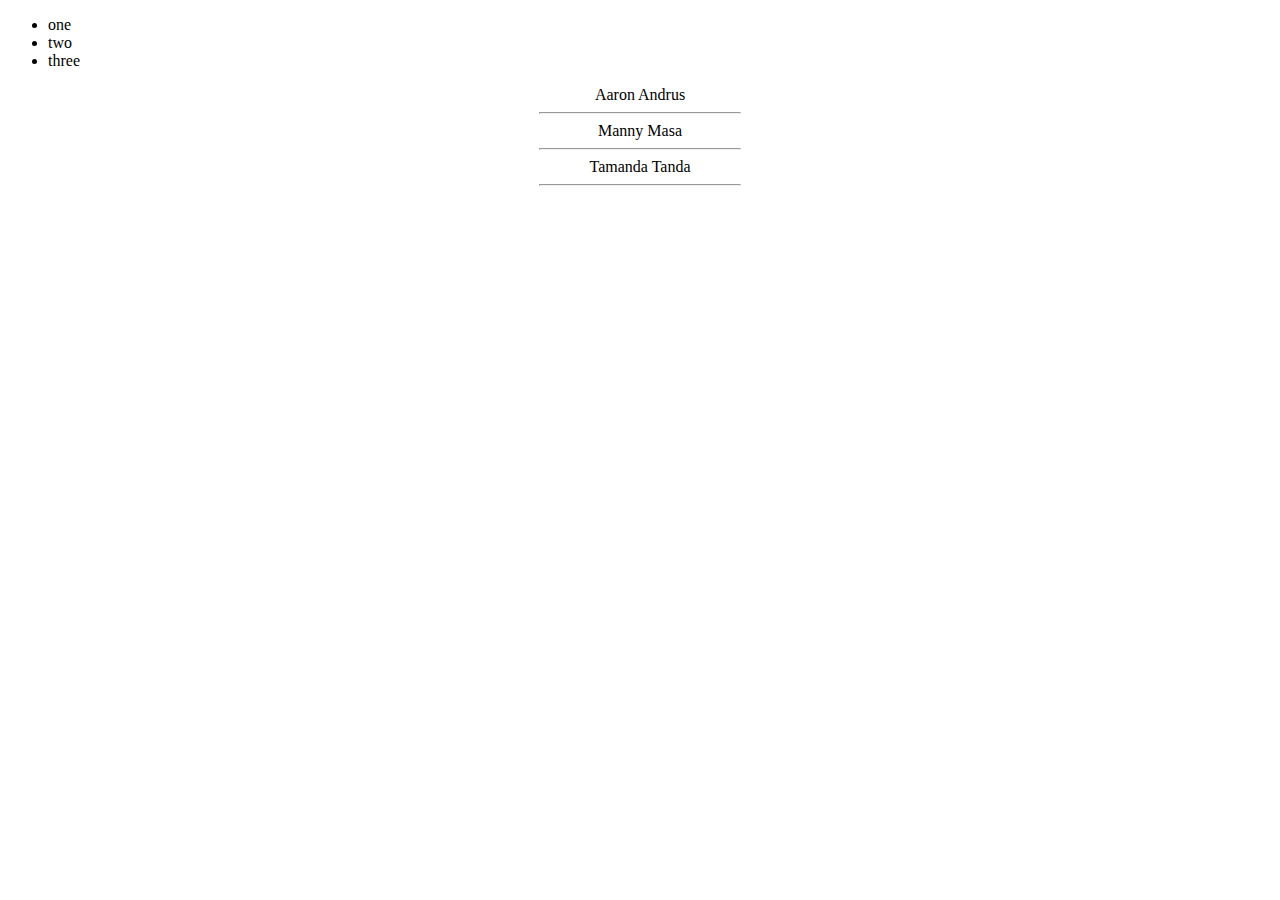
<file: ponder/arrays.html>
<!DOCTYPE html>
<html lang="en">
<head>
    <meta charset="UTF-8">
    <meta name="viewport" content="width=device-width, initial-scale=1.0">
    <title>Array Methods</title>
    <script src="arrays.js" defer></script>
    <style>
        .format {
            text-align: center;
        }
        hr {
            width: 200px;
        }
    </style>
</head>
<body>
    <ul id="myList">

    </ul>
    <div id="studentContainer"></div>
    
</body>
</html>
</file>
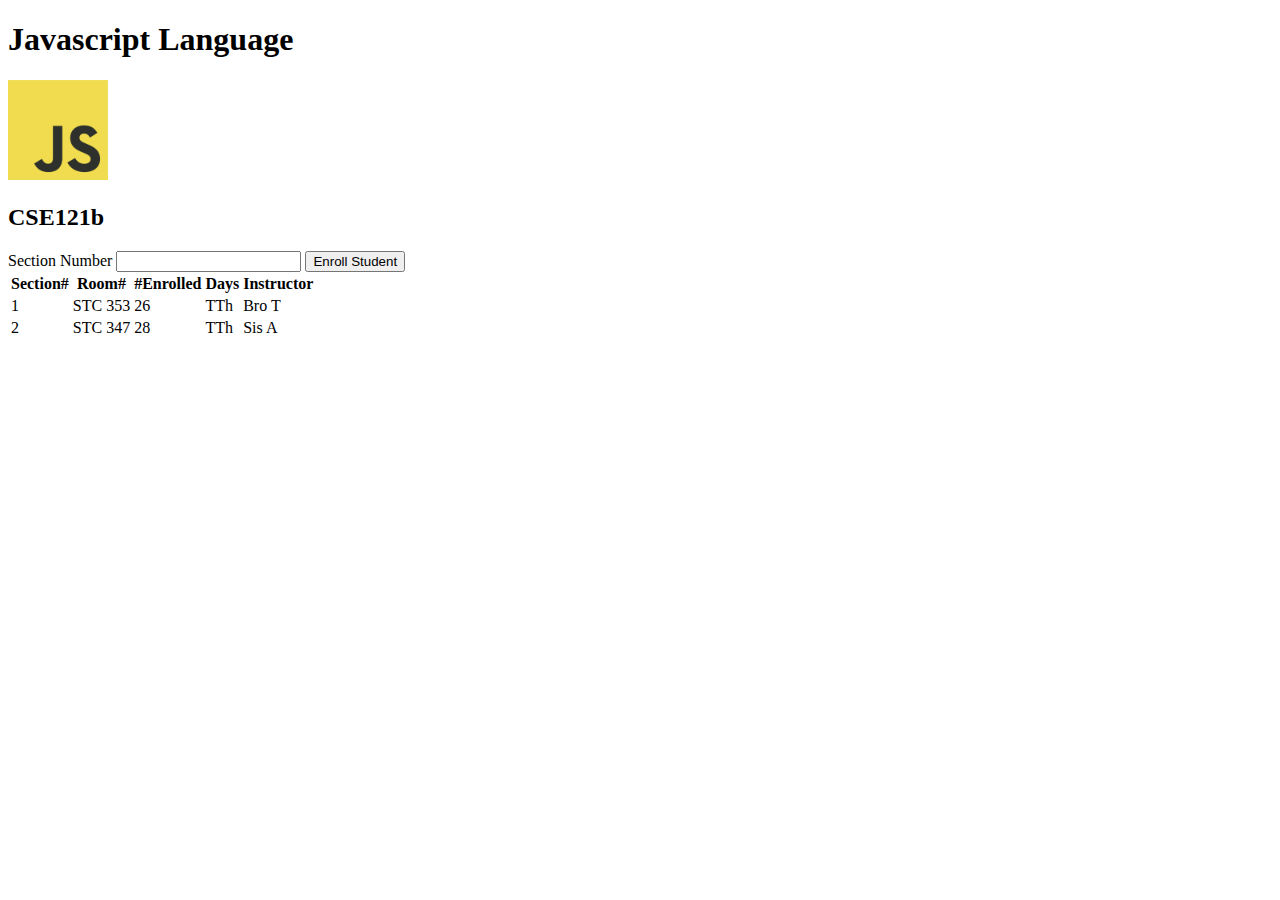
<file: ponder/courses.html>
<!DOCTYPE html>
<html lang="en">
<head>
    <meta charset="UTF-8">
    <meta name="viewport" content="width=device-width, initial-scale=1.0">
    <title>JS Objects</title>
    <script src="courses.js" defer></script>
</head>
<body>
    <h1 id="courseName"></h1>
    <img>
    <h2 id="courseCode"></h2>
    <label for="sectionNumber">Section Number</label>
    <input id="sectionNumber" />
    <button id="enrollStudent">Enroll Student</button>
    <table>
        <thead>
            <tr>
                <th>Section#</th>
                <th>Room#</th>
                <th>#Enrolled</th>
                <th>Days</th>
                <th>Instructor</th>
            </tr>
        </thead>
        <tbody id="sections"></tbody>
    </table>
</body>
</html>
</file>
<file: charactercard/styles.css>
body {
    font-family: Palatino Linotype, sans-serif;
    background: #f0f4f8;
}

.card {
    background: #313131;
    border-radius: 15px;
    box-shadow: 0 8px 16px rgba(0, 0, 0, 0.9);
    width: 400px;
    margin: 100px auto;
}

.image {
    width: 400px;
    border-radius: 15px 15px 0 0;
    display: block;
}

.name {
    font-size: 1.5em;
    font-weight: bold;
    margin: -4px 0 20px 0;
    color: white;
    padding: 15px 0 15px 35px;
    background-color: #5d747b;
}

.stats {
    margin: 10px 15px 7px 35px;
    text-align: left;
}

.stats p {
    margin: 5px 0;
    color: #f0f4f8;
}

.buttons {
    text-align: center;
}

button {
    padding: 8px 12px;
    margin: 20px;
    border: none;
    border-radius: 8px;
    background-color: #5d747b;
    color: white;
    font-weight: bold;
    cursor: pointer;
    transition: background-color 0.5s ease;
}

button:hover {
    background-color: #58605a;
}
</file>
<file: cosmere-companion/styles/main.css>
:root {
    --primary: #1B263B;
    --secondary: #415A77;
    --background: #E0E1DD;
    --surface: #F9FAF8;
    --panel: #f4f5f7;
    --border: #C7D3DD;
    --accent: #D4A017;
    --text: #1f1f1f;
    --muted: #4f4f4f;
    --shadow: 0 6px 16px rgba(0, 0, 0, 0.08);
    --shadow-strong: 0 10px 24px rgba(0, 0, 0, 0.12);
    --radius: 10px;
    --max-width: 1060px;
}

/* RESET */
*,
*::before,
*::after {
    box-sizing: border-box;
}

html {
    scroll-behavior: smooth;
}

body {
    margin: 0;
    font-family: "Open Sans", sans-serif;
    background: var(--background);
    color: var(--text);
    line-height: 1.6;
}

img {
    display: block;
    max-width: 100%;
    height: auto;
}

a {
    color: inherit;
}

button,
input,
select,
textarea {
    font: inherit;
}

/* LAYOUT */
.container {
    width: min(100% - 2rem, var(--max-width));
    margin: 0 auto;
}

.narrow-content {
    max-width: 760px;
    margin: 0 auto;
}

/* ACCESSIBILITY */
.skip-link {
    position: absolute;
    left: 1rem;
    top: -100px;
    background: white;
    color: black;
    padding: 0.75rem 1rem;
    z-index: 1000;
    border: 2px solid var(--primary);
    text-decoration: none;
    border-radius: 0.5rem;
}

.skip-link:focus {
    top: 1rem;
}

a:focus-visible,
button:focus-visible,
input:focus-visible,
select:focus-visible,
textarea:focus-visible,
.book-card:focus-visible {
    outline: 3px solid var(--accent);
    outline-offset: 3px;
}

/* STRUCTURE */
.site-header,
.section-panel,
.breadcrumbs-bar,
.site-footer {
    border-left: 1px solid #cfd5da;
    border-right: 1px solid #cfd5da;
}

.site-header {
    background: white;
    border-top: 1px solid #cfd5da;
}

.section-panel {
    background: #f5f6f7;
    padding: 3.5rem 0;
    border-top: 1px solid #d4dbe0;
}

.section-panel:nth-of-type(even) {
    background: #e9ecef;
}

.site-footer {
    border-bottom: 1px solid #cfd5da;
}

/* HEADER */
.header-inner {
    display: flex;
    align-items: center;
    justify-content: space-between;
    gap: 1rem;
    min-height: 88px;
    position: relative;
}

.site-brand {
    display: inline-flex;
    align-items: center;
    gap: 0.9rem;
    text-decoration: none;
}

.site-logo {
    width: 48px;
    height: 48px;
    object-fit: contain;
    flex-shrink: 0;
    transition: transform 0.2s ease;
}

.site-brand:hover .site-logo {
    transform: scale(1.05);
}

.brand-text {
    display: flex;
    flex-direction: column;
}

.site-title {
    font-family: "Cinzel", serif;
    font-size: 1.7rem;
    font-weight: 700;
    line-height: 1.1;
}

.site-tagline {
    font-size: 0.9rem;
    color: var(--muted);
}

/* NAV */
.nav-toggle {
    background: transparent;
    border: 1px solid #bcbcbc;
    border-radius: 8px;
    padding: 0.45rem 0.7rem;
    cursor: pointer;
}

.site-nav {
    display: none;
    position: absolute;
    top: 100%;
    left: 0;
    width: 100%;
    background: white;
    border-top: 1px solid #e1e1e1;
    padding: 0.5rem 0 1rem;
    z-index: 20;
}

.site-nav.open {
    display: block;
}

.site-nav ul {
    list-style: none;
    margin: 0;
    padding: 0;
}

.site-nav a {
    display: block;
    text-decoration: none;
    padding: 0.8rem 1rem;
    font-size: 0.95rem;
    font-weight: 600;
    border-bottom: 2px solid transparent;
    transition: background-color 0.2s ease, border-color 0.2s ease;
}

.site-nav a:hover,
.site-nav a[aria-current="page"] {
    background: rgba(65, 90, 119, 0.12);
    border-bottom-color: var(--accent);
}

/* BREADCRUMBS */
.breadcrumbs-bar {
    background: #eef1f3;
    border-top: 1px solid #d8dde2;
}

.breadcrumbs {
    margin: 0;
    padding: 0.9rem 0;
    font-size: 0.95rem;
    color: #555;
    display: flex;
    align-items: center;
    gap: 0.5rem;
    flex-wrap: wrap;
}

.breadcrumbs a {
    text-decoration: none;
}

.breadcrumbs a:hover {
    text-decoration: underline;
}

/* TYPOGRAPHY */
h1,
h2,
h3 {
    font-family: "Cinzel", serif;
    color: var(--primary);
    line-height: 1.2;
    margin-top: 0;
}

h1 {
    font-size: clamp(2rem, 4vw, 3rem);
}

h2 {
    font-size: clamp(1.5rem, 3vw, 2.2rem);
}

h3 {
    font-size: 1.2rem;
}

p {
    margin-top: 0;
}

.section-heading {
    margin-bottom: 1.5rem;
}

.section-heading h2 {
    margin-bottom: 0.75rem;
    letter-spacing: 0.5px;
}

.section-heading p {
    max-width: 700px;
    color: #4a4a4a;
    margin-top: 0.5rem;
}

.section-subheading {
    margin-bottom: 1rem;
    color: var(--primary);
}

.section-heading h2::after,
.reading-guide h2::after,
.about h2::after,
.section-subheading::after {
    content: "";
    display: block;
    width: 70px;
    height: 3px;
    margin-top: 0.55rem;
    background: var(--accent);
    border-radius: 999px;
}

/* BUTTONS */
.button {
    display: inline-block;
    padding: 0.85rem 1rem;
    border-radius: 6px;
    border: 1px solid #707070;
    text-decoration: none;
    background: white;
    transition: transform 0.2s ease, box-shadow 0.2s ease, background-color 0.2s ease, border-color 0.2s ease;
}

.button:hover {
    transform: translateY(-2px);
    box-shadow: var(--shadow);
}

.button-primary {
    background: var(--primary);
    color: white;
    border-color: var(--primary);
}

.button-primary:hover {
    background: var(--secondary);
    border-color: var(--secondary);
}

.hero {
    padding-top: 2rem;
    text-align: center;
}

.hero .container {
    display: grid;
    gap: 2rem;
    align-items: center;
}

.hero-image {
    margin: 0 auto 2rem;
    width: 100%;
}

.hero-img {
    width: 100%;
    max-height: 420px;
    object-fit: cover;
    border: 1px solid #d7d7d7;
    border-radius: var(--radius);
    box-shadow: var(--shadow-strong);
}

.hero-copy {
    max-width: 700px;
    margin: 0 auto;
}

.hero-copy h1 {
    margin-bottom: 1rem;
}

.hero-intro {
    font-size: 1.05rem;
    color: #4a4a4a;
}

.hero-actions {
    display: flex;
    flex-wrap: wrap;
    justify-content: center;
    gap: 1rem;
    margin-top: 1.5rem;
}

/* CHILD PAGE HERO */
.hero-image-section {
    background: #f5f6f7;
    padding: 1.5rem 0 2rem;
    border-top: 1px solid #d8dde2;
}

.page-hero {
    position: relative;
    border-radius: var(--radius);
    overflow: hidden;
    box-shadow: var(--shadow-strong);
}

.page-hero img {
    width: 100%;
    height: 320px;
    object-fit: cover;
}

.page-hero-overlay {
    position: absolute;
    inset: 0;
    background: linear-gradient(rgba(27, 38, 59, 0.45), rgba(27, 38, 59, 0.65));
    display: flex;
    align-items: center;
    justify-content: center;
    text-align: center;
    padding: 1.5rem;
}

.page-hero-content {
    color: white;
    max-width: 640px;
}

.page-hero-content h1 {
    color: white;
    margin-bottom: 0.5rem;
}

.page-hero-content p {
    margin-bottom: 0;
    font-size: 1.05rem;
    color: rgba(255, 255, 255, 0.94);
}

/* PAGE CONTENT LAYOUT */
.books-layout {
    display: block;
}

.books-content {
    display: block;
}

.books-intro-row {
    display: grid;
    gap: 1.5rem;
    align-items: start;
    margin-bottom: 1.5rem;
}

.books-intro-image {
    min-height: 180px;
}

.books-placeholder {
    display: grid;
    place-items: center;
    background: linear-gradient(135deg, var(--primary), var(--secondary));
    color: white;
    border-radius: var(--radius);
    box-shadow: var(--shadow-strong);
    min-height: 180px;
    font-size: 2rem;
}

.books-intro-text {
    background: var(--surface);
    border: 1px solid var(--border);
    border-radius: var(--radius);
    padding: 1.3rem;
    box-shadow: var(--shadow);
}

.books-sidebar {
    align-self: start;
}

.sidebar-block+.sidebar-block {
    margin-top: 1.25rem;
}

.sidebar-block ul {
    margin: 0;
    padding-left: 1.2rem;
}

.sidebar-block a {
    text-decoration: none;
}

.sidebar-block a:hover {
    text-decoration: underline;
}

/* FILTER BARS */
.filter-bar,
.preference-buttons {
    display: flex;
    flex-wrap: wrap;
    gap: 0.75rem;
    margin: 1.5rem 0;
}

.filter-btn,
.guide-btn,
.preference-btn,
.details-btn {
    padding: 0.65rem 1rem;
    border: 1px solid #aaa;
    background: white;
    border-radius: 6px;
    cursor: pointer;
    transition: all 0.2s ease;
}

.filter-btn:hover,
.guide-btn:hover,
.preference-btn:hover,
.details-btn:hover {
    background: #f0f0f0;
    transform: translateY(-2px);
    box-shadow: var(--shadow);
}

.filter-btn.active,
.guide-btn.active,
.preference-btn.active {
    background: var(--primary);
    color: white;
    border-color: var(--primary);
}

/* CARDS */
.world-card,
.feature-card,
.book-card,
.magic-card {
    background: linear-gradient(to bottom, #ffffff 0%, #f8f9fb 100%);
    border: 1px solid #cfd7de;
    border-radius: 12px;
    box-shadow: 0 8px 18px rgba(0, 0, 0, 0.06);
    overflow: hidden;
    transition: transform 0.2s ease, box-shadow 0.2s ease;
}

.world-card:hover,
.feature-card:hover,
.book-card:hover,
.magic-card:hover {
    transform: translateY(-4px);
    box-shadow: var(--shadow-strong);
}

.card-top,
.details-top {
    background: linear-gradient(135deg, var(--primary), var(--secondary));
    color: white;
    padding: 0.8rem 1rem;
    font-size: 1.1rem;
    border-bottom: 2px solid var(--accent);
}

.card-content {
    padding: 1.15rem;
}

.card-content h3 {
    margin-bottom: 0.75rem;
}

.card-link {
    display: inline-block;
    margin-top: 0.5rem;
    font-weight: 700;
    text-decoration: none;
    color: var(--primary);
}

.card-link:hover {
    text-decoration: underline;
}

.badge-row {
    display: flex;
    flex-wrap: wrap;
    gap: 0.5rem;
    margin: 0.75rem 0;
}

.badge {
    display: inline-block;
    padding: 0.35rem 0.65rem;
    border-radius: 999px;
    background: #e8edf3;
    border: 1px solid #ccd7e2;
    font-size: 0.85rem;
    font-weight: 600;
    color: #243447;
}

/* PANELS */
.recommendation-box,
.card-sidebar,
.details-main {
    background: var(--surface);
    border: 1px solid var(--border);
    border-left: 4px solid var(--accent);
    padding: 1.3rem;
    border-radius: var(--radius);
    box-shadow: var(--shadow);
}

.recommendation-box {
    background: linear-gradient(to right, #fffdf6, #ffffff);
    border-left: 5px solid var(--accent);
}

.details-main h2,
.recommendation-box h3 {
    margin-bottom: 0.75rem;
}

.empty-state {
    background: var(--surface);
    border: 1px solid var(--border);
    border-radius: var(--radius);
    padding: 1.5rem;
    box-shadow: var(--shadow);
}

/* GRIDS */
.worlds-grid,
.featured-grid,
.books-gallery,
.magic-grid {
    display: grid;
    gap: 1.5rem;
    grid-template-columns: 1fr;
}

/* PREMIUM BOOKS LAYOUT */
.books-display-layout {
    display: grid;
    gap: 2rem;
    align-items: start;
}

.book-details-panel {
    position: relative;
}

.book-card {
    cursor: pointer;
    border-radius: 14px;
    overflow: hidden;
}

.book-cover-frame {
    position: relative;
    aspect-ratio: 2 / 3;
    overflow: hidden;
    background: #dfe5ec;
}

.book-cover {
    width: 100%;
    height: 100%;
    object-fit: cover;
    transition: transform 0.35s ease, filter 0.35s ease;
}

.book-card-overlay {
    position: absolute;
    inset: 0;
    background: linear-gradient(to top, rgba(27, 38, 59, 0.78), rgba(27, 38, 59, 0.08));
    display: flex;
    align-items: flex-end;
    justify-content: center;
    padding: 1rem;
    opacity: 0;
    transition: opacity 0.3s ease;
}

.book-card-label {
    color: white;
    font-weight: 700;
    letter-spacing: 0.03em;
}

.book-card-body {
    padding: 1rem;
}

.book-card-body h3 {
    margin-bottom: 0.35rem;
    font-size: 1.05rem;
}

.book-card-world {
    margin: 0;
    color: #596574;
    font-weight: 600;
    font-size: 0.95rem;
}

.book-card:hover .book-cover,
.book-card:focus-visible .book-cover {
    transform: scale(1.05);
    filter: brightness(1.05);
}

.book-card:hover .book-card-overlay,
.book-card:focus-visible .book-card-overlay {
    opacity: 1;
}

.book-card.selected {
    border-color: var(--accent);
    box-shadow: 0 0 0 3px rgba(212, 160, 23, 0.22), var(--shadow-strong);
    transform: translateY(-4px);
}

.magic-card {
    cursor: pointer;
}

.magic-card.selected {
    border-color: var(--accent);
    box-shadow: 0 0 0 3px rgba(212, 160, 23, 0.22), var(--shadow-strong);
    transform: translateY(-4px);
}

.details-content {
    display: grid;
    gap: 1.5rem;
}

.details-cover {
    width: 100%;
    max-width: 240px;
    border-radius: 12px;
    box-shadow: var(--shadow);
}

.details-text h2 {
    margin-bottom: 0.75rem;
}

.details-text p:last-child {
    margin-bottom: 0;
}

/* FOOTER */
.footer-inner {
    display: flex;
    justify-content: center;
    gap: 0.75rem;
    align-items: center;
    min-height: 104px;
    background: #e3e7ea;
    text-align: center;
    flex-wrap: wrap;
    padding: 1rem;
    color: #4a4a4a;
}

.footer-inner p {
    margin: 0;
}

.footer-inner a {
    text-decoration: none;
}

.footer-inner a:hover {
    text-decoration: underline;
}

/* RESPONSIVE */
@media (min-width: 700px) {

    .worlds-grid,
    .featured-grid,
    .books-gallery,
    .magic-grid {
        grid-template-columns: repeat(2, 1fr);
    }

    .books-intro-row {
        grid-template-columns: 1fr 2fr;
    }

    .books-sidebar {
        grid-column: 1 / -1;
    }
}

@media (min-width: 900px) {
    .hero .container {
        grid-template-columns: 1fr 1fr;
        align-items: center;
        text-align: left;
        gap: 2.5rem;
    }

    .hero-image {
        margin: 0;
    }

    .hero-img {
        max-height: 460px;
        height: 100%;
    }

    .hero-actions {
        justify-content: flex-start;
    }

    .page-hero img {
        height: 380px;
    }

    .books-intro-row {
        grid-template-columns: 220px minmax(0, 2fr) minmax(260px, 1fr);
    }

    .books-sidebar {
        grid-column: auto;
    }

    .books-display-layout {
        grid-template-columns: minmax(0, 2fr) minmax(280px, 1fr);
    }

    .book-details-panel {
        position: sticky;
        top: 1.5rem;
    }

    .details-content {
        grid-template-columns: 1fr;
    }

    .details-cover {
        max-width: 100%;
    }
}

@media (min-width: 980px) {
    .nav-toggle {
        display: none;
    }

    .site-nav {
        display: block;
        position: static;
        width: auto;
        background: transparent;
        border-top: none;
        padding: 0;
    }

    .site-nav ul {
        display: flex;
        align-items: center;
        gap: 0.75rem;
    }

    .site-nav a {
        padding: 0.65rem 0.9rem;
        border-radius: 6px;
    }

    .worlds-grid,
    .featured-grid,
    .books-gallery,
    .magic-grid {
        grid-template-columns: repeat(3, 1fr);
    }
}

/* MAGIC MODAL / SLIDESHOW */
.magic-card .card-content p {
    margin-bottom: 0.45rem;
}

.magic-card .card-content .magic-meta {
    font-size: 0.95rem;
    color: #596574;
}

.magic-modal {
    position: fixed;
    inset: 0;
    display: none;
    z-index: 2000;
}

.magic-modal.open {
    display: block;
}

.magic-modal-backdrop {
    position: absolute;
    inset: 0;
    background: rgba(10, 16, 28, 0.76);
}

.magic-modal-content {
    position: relative;
    width: min(92vw, 980px);
    margin: 5vh auto;
    background: white;
    border-radius: 16px;
    overflow: hidden;
    box-shadow: 0 20px 50px rgba(0, 0, 0, 0.28);
    z-index: 1;
}

.magic-modal-close {
    position: absolute;
    top: 0.85rem;
    right: 0.85rem;
    width: 42px;
    height: 42px;
    border: none;
    border-radius: 999px;
    background: rgba(27, 38, 59, 0.92);
    color: white;
    cursor: pointer;
    font-size: 1rem;
    z-index: 2;
}

.magic-modal-slide {
    display: grid;
    grid-template-columns: 1.1fr 1fr;
    min-height: 520px;
}

.magic-modal-slide-image {
    background: #0f172a;
    display: flex;
    align-items: center;
    justify-content: center;
    padding: 1rem;
    overflow: hidden;
}

.magic-modal-slide img {
    width: 100%;
    height: 100%;
    max-height: 100%;
    object-fit: contain;
    object-position: center;
    background: transparent;
}

.magic-modal-text {
    padding: 2rem;
    display: flex;
    flex-direction: column;
    justify-content: center;
    gap: 0.75rem;
    background: var(--surface);
}

.magic-modal-kicker {
    margin: 0;
    font-size: 0.85rem;
    font-weight: 700;
    letter-spacing: 0.08em;
    text-transform: uppercase;
    color: var(--accent);
}

.magic-modal-text h2 {
    margin: 0;
}

.magic-modal-text p {
    margin: 0;
}

.magic-modal-controls {
    display: flex;
    justify-content: space-between;
    align-items: center;
    gap: 1rem;
    padding: 1rem 2rem 1.5rem;
    border-top: 1px solid #e5e5e5;
    background: white;
}

.magic-modal-count {
    font-weight: 700;
    color: var(--muted);
}

body.modal-open {
    overflow: hidden;
}

@media (max-width: 800px) {
    .magic-modal-content {
        width: min(94vw, 980px);
        margin: 3vh auto;
    }

    .magic-modal-slide {
        display: grid;
        grid-template-columns: 1.1fr 1fr;
        align-items: stretch;
        min-height: 520px;
    }

    .magic-modal-slide-image {
        background: #111827;
        display: flex;
        align-items: center;
        justify-content: center;
        padding: 1.25rem;
        min-height: 100%;
    }

    .magic-modal-slide img {
        width: 100%;
        height: auto;
        max-width: 100%;
        max-height: 460px;
        object-fit: contain;
        background: transparent;
        border-radius: 10px;
    }

    .magic-modal-text {
        padding: 1.25rem;
    }

    .magic-modal-controls {
        padding: 1rem 1.25rem 1.25rem;
    }
}
</file>
<file: creditcard/styles.css>
/* /creditcard/styles.css */
:root {
    --bg: #ffffff;
    --card: #d9d9d9;
    --text: #111;
    --muted: rgba(0, 0, 0, 0.65);
    --border: rgba(0, 0, 0, 0.2);
    --shadow: 0 16px 28px rgba(0, 0, 0, 0.25);
    --radius: 22px;
}

* {
    box-sizing: border-box;
}

body {
    margin: 0;
    font-family: system-ui, -apple-system, Segoe UI, Roboto, Arial, sans-serif;
    background: var(--bg);
    color: var(--text);
    min-height: 100vh;
    display: grid;
    place-items: center;
    padding: 32px 16px;
}

.wrap {
    width: min(920px, 100%);
}

.sr-only {
    position: absolute;
    width: 1px;
    height: 1px;
    padding: 0;
    margin: -1px;
    overflow: hidden;
    clip: rect(0, 0, 0, 0);
    border: 0;
}

.form-grid {
    display: grid;
    grid-template-columns: 1fr;
    grid-template-rows: auto auto auto;
    gap: 18px;
    position: relative;
    justify-items: center;
}

.card {
    width: min(720px, 100%);
    background: var(--card);
    border-radius: var(--radius);
    box-shadow: var(--shadow);
    border: 1px solid var(--border);
    padding: 26px 26px 22px;
}

.card-front {
    z-index: 2;
    display: grid;
    grid-template-columns: 1fr 220px;
    grid-template-rows: auto auto auto;
    gap: 16px 20px;
    align-items: start;
}

.total {
    grid-column: 1 / 2;
    grid-row: 1;
    font-family: Georgia, "Times New Roman", serif;
    font-size: 32px;
    letter-spacing: 0.5px;
}

.total .label {
    font-weight: 700;
    margin-right: 10px;
}

.brand {
    grid-column: 2;
    grid-row: 1;
    justify-self: end;
    font-size: 46px;
}

.field {
    display: grid;
    gap: 8px;
}

label {
    font-family: Georgia, "Times New Roman", serif;
    font-weight: 800;
    letter-spacing: 0.6px;
    font-size: 22px;
    text-transform: uppercase;
}

input {
    width: 100%;
    border: 2px solid rgba(0, 0, 0, 0.35);
    border-radius: 4px;
    padding: 12px 12px;
    font-size: 22px;
    background: #fff;
}

input::placeholder {
    color: rgba(0, 0, 0, 0.55);
}

.help {
    font-size: 14px;
    color: var(--muted);
}

.field-number {
    grid-column: 1 / 2;
    grid-row: 2;
}

.field-holder {
    grid-column: 1 / 2;
    grid-row: 3;
}

.field-exp {
    grid-column: 2 / 3;
    grid-row: 3;
    align-self: end;
}

.exp-row {
    display: grid;
    grid-template-columns: 1fr 1fr;
    gap: 10px;
}

.front-message {
    grid-column: 1 / 3;
    grid-row: 4;
    margin: 4px 0 0;
    font-size: 15px;
    color: var(--muted);
}

.card-back {
    z-index: 1;
    width: min(760px, 100%);
    margin-top: -120px;
    /* overlap behind front card */
    padding: 26px 26px 26px;
    display: grid;
    grid-template-columns: 1fr 180px;
    align-items: start;
    gap: 18px;
}

.magstripe {
    grid-column: 1 / 3;
    height: 64px;
    background: #111;
    border-radius: 10px;
}

.field-cvc {
    grid-column: 2 / 3;
    justify-self: end;
    width: 180px;
}

.submit {
    justify-self: end;
    width: 160px;
    padding: 14px 18px;
    border-radius: 14px;
    border: 2px solid rgba(0, 0, 0, 0.65);
    background: #fff;
    font-size: 22px;
    box-shadow: 0 10px 20px rgba(0, 0, 0, 0.2);
    cursor: pointer;
}

.submit:focus-visible {
    outline: 3px solid rgba(0, 0, 0, 0.55);
    outline-offset: 4px;
}

.message {
    width: min(720px, 100%);
    margin: 0;
    text-align: center;
    font-size: 16px;
    color: var(--muted);
}

input.invalid {
    border-color: #b30000;
}

@media (max-width: 780px) {
    .card-front {
        grid-template-columns: 1fr;
    }

    .brand {
        grid-column: 1;
        justify-self: start;
    }

    .field-exp {
        grid-column: 1;
    }

    .card-back {
        width: min(720px, 100%);
        margin-top: -40px;
        grid-template-columns: 1fr;
    }

    .field-cvc {
        grid-column: 1;
        justify-self: start;
    }

    .submit {
        justify-self: start;
    }
}
</file>
<file: mission/styles.css>
body {
  margin: 0;
  background: #fff;
  color: #111;
  font-family: Arial, Helvetica, sans-serif;
}

body.dark {
  background-color: #333;
  color: white;
}

body.dark .subtitle {
  color: #7fb3ff;
}

.page {
  max-width: 720px;
  margin: 40px auto;
  padding: 50px 70px;
  border: 1px solid #ccc;
  background: #fff;
}

.header {
  text-align: center;
}

.title {
  margin: 0;
  font-family: Georgia, "Times New Roman", serif;
  font-size: 2.6rem;
  text-transform: uppercase;
  letter-spacing: 2px;
}

.subtitle {
  margin: 12px 0 10px;
  color: #2a6ebb;
  font-size: 0.9rem;
  letter-spacing: 3px;
  text-transform: uppercase;
}

hr {
  border: none;
  border-top: 1px solid #ddd;
  margin: 18px 0 30px;
}

.card {
  padding: 0;
  background: none;
  border: none;
  box-shadow: none;
}

.content {
  font-family: Georgia, "Times New Roman", serif;
  font-size: 1.05rem;
  line-height: 1.9;
}

.content p {
  margin: 0 0 22px;
}

.lead-in {
  font-style: italic;
}

.content ol {
  margin: 0;
  padding-left: 28px;
}

.content li {
  margin: 18px 0;
}

.footer {
  text-align: center;
  margin-top: 40px;
  color: #666;
  font-size: 0.9rem;
}

.footer-logo {
  display: block;
  margin: 0 auto 16px;
  width: 210px;
}

.page {
  max-width: 640px;
  margin: 40px auto;
  padding: 70px 100px;
  border: 1px solid #ccc;
  background: #fff;
}

body.dark .page,
body.dark .card {
  background: #333;
}

body.dark .page,
body.dark .card {
  border-color: #777;
}

body.dark .content,
body.dark .title,
body.dark .footer {
  color: #fff;
}

body.dark .subtitle {
  color: #7fb3ff;
}

body.dark hr {
  border-top-color: #777;
}
</file>
<file: recipes/styles.css>
*,
*::before,
*::after {
    box-sizing: border-box;
}

body {
    margin: 0;
    font-family: Arial, Helvetica, sans-serif;
    color: #222;
    background: #fff;
}

img {
    max-width: 100%;
    display: block;
}

.page {
    max-width: 960px;
    margin: 0 auto;
    padding: 1rem;
}

.site-header {
    display: flex;
    justify-content: center;
    margin-bottom: 1.25rem;
}

.brand {
    display: flex;
    align-items: center;
    gap: 0.75rem;
}

.brand img {
    width: 70px;
    height: auto;
}

.brand h1,
.recipe-content h2 {
    font-family: "Amatic SC", cursive;
}

.brand h1 {
    font-size: 3rem;
    font-weight: 700;
    margin: 0;
}

.search-section {
    margin-bottom: 1rem;
}

.search-form {
    display: flex;
    border: 1px solid #444;
    border-radius: 6px;
    overflow: hidden;
}

.search-form input {
    flex: 1;
    border: none;
    padding: 0.75rem;
    font-size: 1rem;
}

.search-form input:focus {
    outline: 2px solid #2a78c9;
    outline-offset: -2px;
}

.search-form button {
    border: none;
    border-left: 1px solid #444;
    background: white;
    padding: 0.5rem 0.75rem;
    cursor: pointer;
}

.search-form button img {
    width: 22px;
    height: 22px;
}

.recipes-container {
    margin-bottom: 1rem;
}

.recipe-card {
    display: flex;
    flex-direction: column;
    gap: 1rem;
    border: 1px solid #444;
    border-radius: 8px;
    padding: 0.75rem;
    margin-bottom: 1rem;
}

.recipe-image {
    width: 100%;
    object-fit: cover;
    border-radius: 6px;
}

.recipe-content {
    display: flex;
    flex-direction: column;
    align-items: flex-start;
}

.recipe-tags {
    display: flex;
    flex-wrap: wrap;
    gap: 0.5rem;
    margin: 0 0 0.75rem 0;
}

.tag {
    display: inline-block;
    border: 1px solid #444;
    padding: 0.25rem 0.5rem;
    margin: 0;
    font-size: 0.9rem;
    text-transform: capitalize;
}

.recipe-content h2 {
    margin: 0 0 0.35rem 0;
    font-size: 2.25rem;
    color: #2a78c9;
    line-height: 1.1;
}

.rating {
    margin-bottom: 0.75rem;
    font-size: 1.1rem;
}

.description {
    display: none;
    margin: 0;
    line-height: 1.4;
}

.no-results {
    border: 1px solid #444;
    border-radius: 8px;
    padding: 1rem;
    text-align: center;
}

.site-footer {
    display: flex;
    flex-direction: column;
    align-items: center;
    gap: 1rem;
}

.site-footer a {
    font-size: 0.8rem;
    color: inherit;
}

.social {
    display: flex;
    gap: 0.5rem;
}

.social img {
    width: 28px;
    height: 28px;
}

@media (min-width: 700px) {
    .recipe-card {
        flex-direction: row;
        align-items: flex-start;
    }

    .recipe-image {
        width: 48%;
    }

    .recipe-content {
        flex: 1;
        padding-top: 0.5rem;
    }

    .description {
        display: block;
    }

    .site-footer {
        flex-direction: row;
        justify-content: space-between;
        align-items: center;
    }
}
</file>
<file: cosmere-companion/style.css>
:root {
    --primary: #1B263B;
    --secondary: #415A77;
    --background: #E0E1DD;
    --surface: #ffffff;
    --panel: #f4f5f7;
    --border: #C7D3DD;
    --accent: #D4A017;
    --text: #1f1f1f;
    --shadow: 0 6px 16px rgba(0, 0, 0, 0.08);
    --radius: 10px;
    --max-width: 1060px;
}

/* RESET */
*,
*::before,
*::after {
    box-sizing: border-box;
}

html {
    scroll-behavior: smooth;
}

body {
    margin: 0;
    font-family: "Open Sans", sans-serif;
    background: linear-gradient(#e7e7e7, #f3f3f3);
    color: var(--text);
    line-height: 1.6;
}

img {
    display: block;
    max-width: 100%;
}

a {
    color: inherit;
}

button,
input,
select,
textarea {
    font: inherit;
}

.container {
    width: min(100% - 2rem, var(--max-width));
    margin: 0 auto;
}

/* ACCESSIBILITY */
.skip-link {
    position: absolute;
    left: 1rem;
    top: -100px;
    background: white;
    color: black;
    padding: 0.75rem 1rem;
    z-index: 1000;
    border: 2px solid var(--primary);
    text-decoration: none;
    border-radius: 0.5rem;
}

.skip-link:focus {
    top: 1rem;
}

a:focus-visible,
button:focus-visible {
    outline: 3px solid var(--accent);
    outline-offset: 3px;
}

/* STRUCTURE */
.site-header,
.section-panel,
.breadcrumbs-bar,
.page-title-panel,
.site-footer {
    border-left: 1px solid #cfcfcf;
    border-right: 1px solid #cfcfcf;
}

.site-header {
    background: white;
    border-top: 1px solid #cfcfcf;
}

/* HEADER */
.header-inner {
    display: flex;
    align-items: center;
    justify-content: space-between;
    gap: 1rem;
    min-height: 88px;
    position: relative;
}

.site-brand {
    display: inline-flex;
    align-items: center;
    gap: 0.9rem;
    text-decoration: none;
}

/* LOGO */
.site-logo {
    width: 48px;
    height: 48px;
    object-fit: contain;
    flex-shrink: 0;
}

.site-brand:hover .site-logo {
    transform: scale(1.05);
    transition: transform 0.2s ease;
}

.brand-text {
    display: flex;
    flex-direction: column;
}

.site-title {
    font-family: "Cinzel", serif;
    font-size: 1.6rem;
    font-weight: 700;
    line-height: 1.1;
}

.site-tagline {
    font-size: 0.9rem;
    color: #4f4f4f;
}

/* NAV */
.nav-toggle {
    background: transparent;
    border: 1px solid #bcbcbc;
    border-radius: 8px;
    padding: 0.45rem 0.7rem;
    cursor: pointer;
}

.site-nav {
    display: none;
    position: absolute;
    top: 100%;
    left: 0;
    width: 100%;
    background: white;
    border-top: 1px solid #e1e1e1;
    padding: 0.5rem 0 1rem;
}

.site-nav.open {
    display: block;
}

.site-nav ul {
    list-style: none;
    margin: 0;
    padding: 0;
}

.site-nav a {
    display: block;
    text-decoration: none;
    padding: 0.8rem 1rem;
    font-weight: 600;
}

.site-nav a:hover,
.site-nav a[aria-current="page"] {
    background: #e8e8e8;
    font-weight: 700;
    border-bottom: 2px solid var(--accent);
}

/* SECTIONS */
.section-panel {
    background: #f7f7f7;
    padding: 3rem 0;
    border-top: 1px solid #e0e0e0;
}

/* HERO (HOME PAGE) */
.hero {
    padding-top: 2rem;
    text-align: center;
}

.hero-visual {
    max-width: 940px;
    min-height: 280px;
    margin: 0 auto 2rem;
    border: 1px solid #d7d7d7;
    background:
        radial-gradient(circle at center, rgba(212, 160, 23, 0.25), transparent 30%),
        linear-gradient(135deg, var(--primary), var(--secondary));
    display: grid;
    place-items: center;
    position: relative;
    overflow: hidden;
}

.hero-glow {
    width: 180px;
    height: 180px;
    border-radius: 50%;
    background: rgba(255, 255, 255, 0.18);
    filter: blur(10px);
}

.hero-stars {
    position: absolute;
    inset: 0;
}

/* HERO IMAGE (BOOKS + MAGIC PAGES) */
.hero-image-section {
    background: #f7f7f7;
    padding: 1.5rem 0 2rem;
    border-top: 1px solid #e0e0e0;
}

.hero-image {
    width: 100%;
    max-width: 900px;
    margin: 0 auto;
    border-radius: var(--radius);
    box-shadow: var(--shadow);
    transition: transform 0.3s ease;
}

.hero-image:hover {
    transform: scale(1.01);
}

/* HERO DESKTOP */
@media (min-width: 900px) {
    .hero .container {
        display: grid;
        grid-template-columns: 1fr 1fr;
        align-items: center;
        gap: 2rem;
        text-align: left;
    }

    .hero-actions {
        justify-content: flex-start;
    }
}

/* TYPOGRAPHY */
h1,
h2,
h3 {
    font-family: "Cinzel", serif;
    color: #2e2e2e;
}

h1 {
    font-size: clamp(2rem, 4vw, 3rem);
}

h2 {
    font-size: clamp(1.5rem, 3vw, 2.2rem);
}

h3 {
    font-size: 1.2rem;
}

/* BUTTONS */
.button {
    display: inline-block;
    padding: 0.85rem 1rem;
    border-radius: 6px;
    border: 1px solid #707070;
    transition: all 0.2s ease;
}

.button:hover {
    transform: translateY(-2px);
    box-shadow: var(--shadow);
}

/* CARDS */
.world-card,
.feature-card,
.book-card {
    background: white;
    border: 1px solid #cfcfcf;
    box-shadow: var(--shadow);
    transition: all 0.2s ease;
}

.world-card:hover,
.feature-card:hover,
.book-card:hover {
    transform: translateY(-4px);
    box-shadow: 0 10px 24px rgba(0, 0, 0, 0.12);
}

/* PANELS */
.recommendation-box,
.card-sidebar,
.details-main {
    background: white;
    border: 1px solid #d5d5d5;
    padding: 1.3rem;
    border-radius: var(--radius);
}

/* FOOTER */
.footer-inner {
    display: flex;
    justify-content: center;
    gap: 0.75rem;
    align-items: center;
    min-height: 104px;
    background: #f7f7f7;
}

/* RESPONSIVE */
@media (min-width: 700px) {
    .books-gallery {
        grid-template-columns: repeat(2, 1fr);
    }
}

@media (min-width: 980px) {
    .nav-toggle {
        display: none;
    }

    .site-nav {
        display: block;
        position: static;
        background: transparent;
    }

    .site-nav ul {
        display: flex;
        gap: 0.75rem;
    }

    .books-gallery {
        grid-template-columns: repeat(3, 1fr);
    }
}
</file>
<file: cosmere-companion/styles/site-plan.css>
:root {
    --primary: #1B263B;
    --secondary: #415A77;
    --background: #E0E1DD;
    --surface: #ffffff;
    --border: #C7D3DD;
    --accent: #D4A017;
    --text: #1f1f1f;
}

*,
*::before,
*::after {
    box-sizing: border-box;
}

body {
    margin: 0;
    font-family: "Open Sans", sans-serif;
    background-color: var(--background);
    color: var(--text);
    line-height: 1.6;
}

img {
    max-width: 100%;
    display: block;
}

header {
    background-color: var(--primary);
    color: white;
    text-align: center;
    padding: 2rem 1rem;
}

header h1 {
    margin: 0;
    font-family: "Cinzel", serif;
    font-size: 2.2rem;
}

.subtitle {
    margin-top: 0.5rem;
    font-size: 1rem;
}

.container {
    width: min(100% - 2rem, 1000px);
    margin: 0 auto;
}

main {
    padding: 2rem 0;
}

.card {
    background-color: var(--surface);
    border: 1px solid var(--border);
    border-radius: 12px;
    padding: 1.5rem;
    margin-bottom: 1.5rem;
    box-shadow: 0 4px 12px rgba(0, 0, 0, 0.08);
}

h2,
h3 {
    font-family: "Cinzel", serif;
    color: var(--primary);
}

h2 {
    margin-top: 0;
    border-bottom: 2px solid var(--accent);
    padding-bottom: 0.4rem;
}

.plan-image {
    width: 100%;
    max-width: 900px;
    margin: 1rem auto 0;
    border: 1px solid var(--border);
    border-radius: 10px;
    box-shadow: 0 6px 16px rgba(0, 0, 0, 0.08);
    background-color: #fff;
}

.wireframe-image {
    max-width: 1000px;
}

.color-grid {
    display: grid;
    grid-template-columns: 1fr;
    gap: 1rem;
    margin-top: 1rem;
}

.color-box {
    border-radius: 10px;
    padding: 1rem;
    color: white;
    font-weight: 700;
}

.color-box p {
    margin: 0 0 0.4rem;
}

.color-box span {
    font-weight: 400;
    font-size: 0.95rem;
}

.navy {
    background-color: #1B263B;
}

.blue {
    background-color: #415A77;
}

.light {
    background-color: #E0E1DD;
    color: #111;
    border: 1px solid #bbb;
}

.silver {
    background-color: #C7D3DD;
    color: #111;
}

.gold {
    background-color: #D4A017;
    color: #111;
}

ul {
    padding-left: 1.2rem;
}

footer {
    background-color: var(--primary);
    color: white;
    text-align: center;
    padding: 1rem;
    margin-top: 2rem;
}

code {
    background-color: #f2f2f2;
    padding: 0.1rem 0.3rem;
    border-radius: 4px;
    font-size: 0.95rem;
}

@media (min-width: 700px) {
    header h1 {
        font-size: 2.8rem;
    }

    .color-grid {
        grid-template-columns: repeat(2, 1fr);
    }
}

@media (min-width: 900px) {
    .color-grid {
        grid-template-columns: repeat(3, 1fr);
    }
}
</file>
<file: cosmerecompanion/styles/site-plan.css>
:root {
    --primary: #1B263B;
    --secondary: #415A77;
    --background: #E0E1DD;
    --surface: #ffffff;
    --border: #C7D3DD;
    --accent: #D4A017;
    --text: #1f1f1f;
}

*,
*::before,
*::after {
    box-sizing: border-box;
}

body {
    margin: 0;
    font-family: "Open Sans", sans-serif;
    background-color: var(--background);
    color: var(--text);
    line-height: 1.6;
}

img {
    max-width: 100%;
    display: block;
}

header {
    background-color: var(--primary);
    color: white;
    text-align: center;
    padding: 2rem 1rem;
}

header h1 {
    margin: 0;
    font-family: "Cinzel", serif;
    font-size: 2.2rem;
}

.subtitle {
    margin-top: 0.5rem;
    font-size: 1rem;
}

.container {
    width: min(100% - 2rem, 1000px);
    margin: 0 auto;
}

main {
    padding: 2rem 0;
}

.card {
    background-color: var(--surface);
    border: 1px solid var(--border);
    border-radius: 12px;
    padding: 1.5rem;
    margin-bottom: 1.5rem;
    box-shadow: 0 4px 12px rgba(0, 0, 0, 0.08);
}

.card img {
    width: 100%;
    max-width: 1000px;
    margin: 1.5rem auto;
    border: 1px solid var(--border);
    border-radius: 10px;
    box-shadow: 0 6px 16px rgba(0, 0, 0, 0.1);
}

h2,
h3 {
    font-family: "Cinzel", serif;
    color: var(--primary);
}

h2 {
    margin-top: 0;
    border-bottom: 2px solid var(--accent);
    padding-bottom: 0.4rem;
}


.color-grid {
    display: grid;
    grid-template-columns: 1fr;
    gap: 1rem;
    margin-top: 1rem;
}

.color-box {
    border-radius: 10px;
    padding: 1rem;
    color: white;
    font-weight: 700;
}

.color-box p {
    margin: 0 0 0.4rem;
}

.color-box span {
    font-weight: 400;
    font-size: 0.95rem;
}

.navy {
    background-color: #1B263B;
}

.blue {
    background-color: #415A77;
}

.light {
    background-color: #E0E1DD;
    color: #111;
    border: 1px solid #bbb;
}

.silver {
    background-color: #C7D3DD;
    color: #111;
}

.gold {
    background-color: #D4A017;
    color: #111;
}

ul {
    padding-left: 1.2rem;
}

.wireframe {
    display: grid;
    gap: 0.75rem;
    margin-top: 1rem;
}

.wf-box {
    border: 2px solid var(--secondary);
    background-color: #f7f9fc;
    border-radius: 8px;
    padding: 1rem;
    text-align: center;
    font-weight: 600;
}

.wf-box.large {
    min-height: 100px;
}

.wf-row {
    display: grid;
    gap: 0.75rem;
}

footer {
    background-color: var(--primary);
    color: white;
    text-align: center;
    padding: 1rem;
    margin-top: 2rem;
}

code {
    background-color: #f2f2f2;
    padding: 0.1rem 0.3rem;
    border-radius: 4px;
    font-size: 0.95rem;
}

@media (min-width: 700px) {
    header h1 {
        font-size: 2.8rem;
    }

    .color-grid {
        grid-template-columns: repeat(2, 1fr);
    }

    .wf-row {
        grid-template-columns: 1fr 1fr;
    }
}

@media (min-width: 900px) {
    .color-grid {
        grid-template-columns: repeat(3, 1fr);
    }
}
</file>
